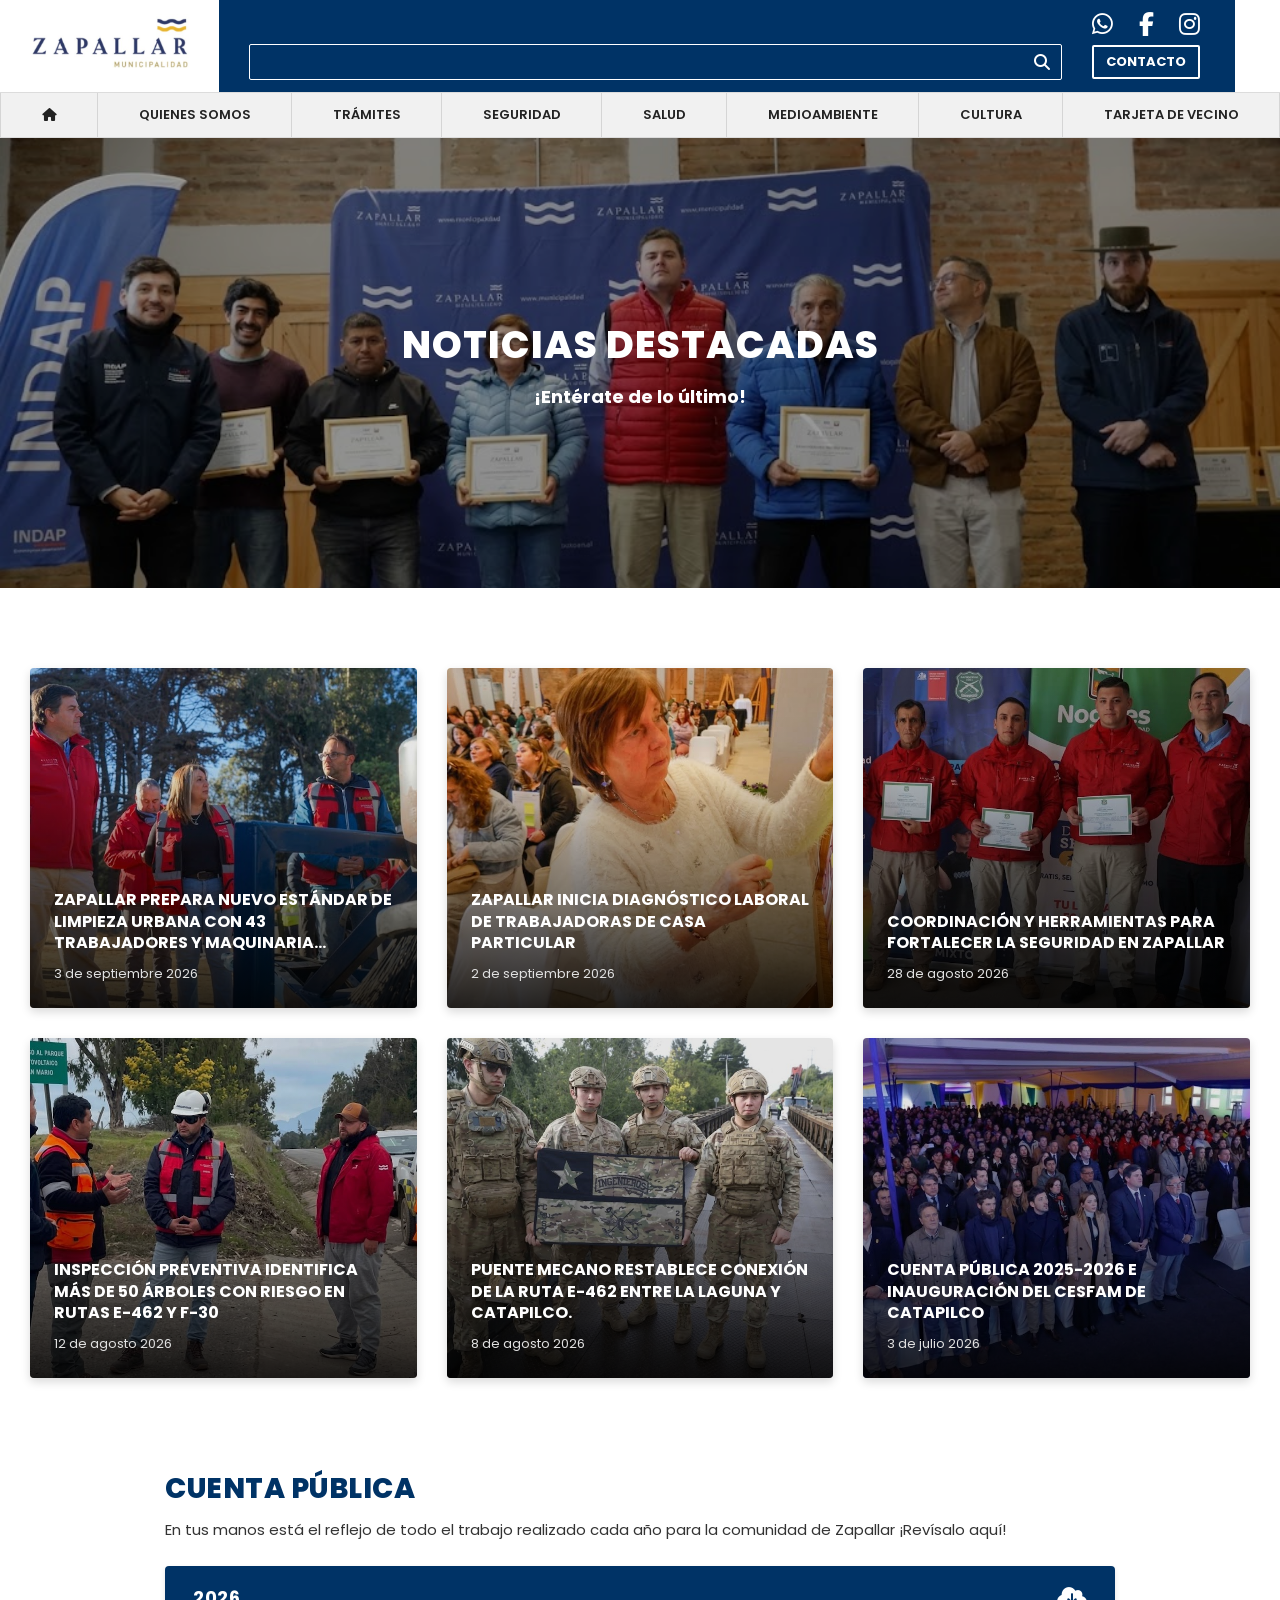
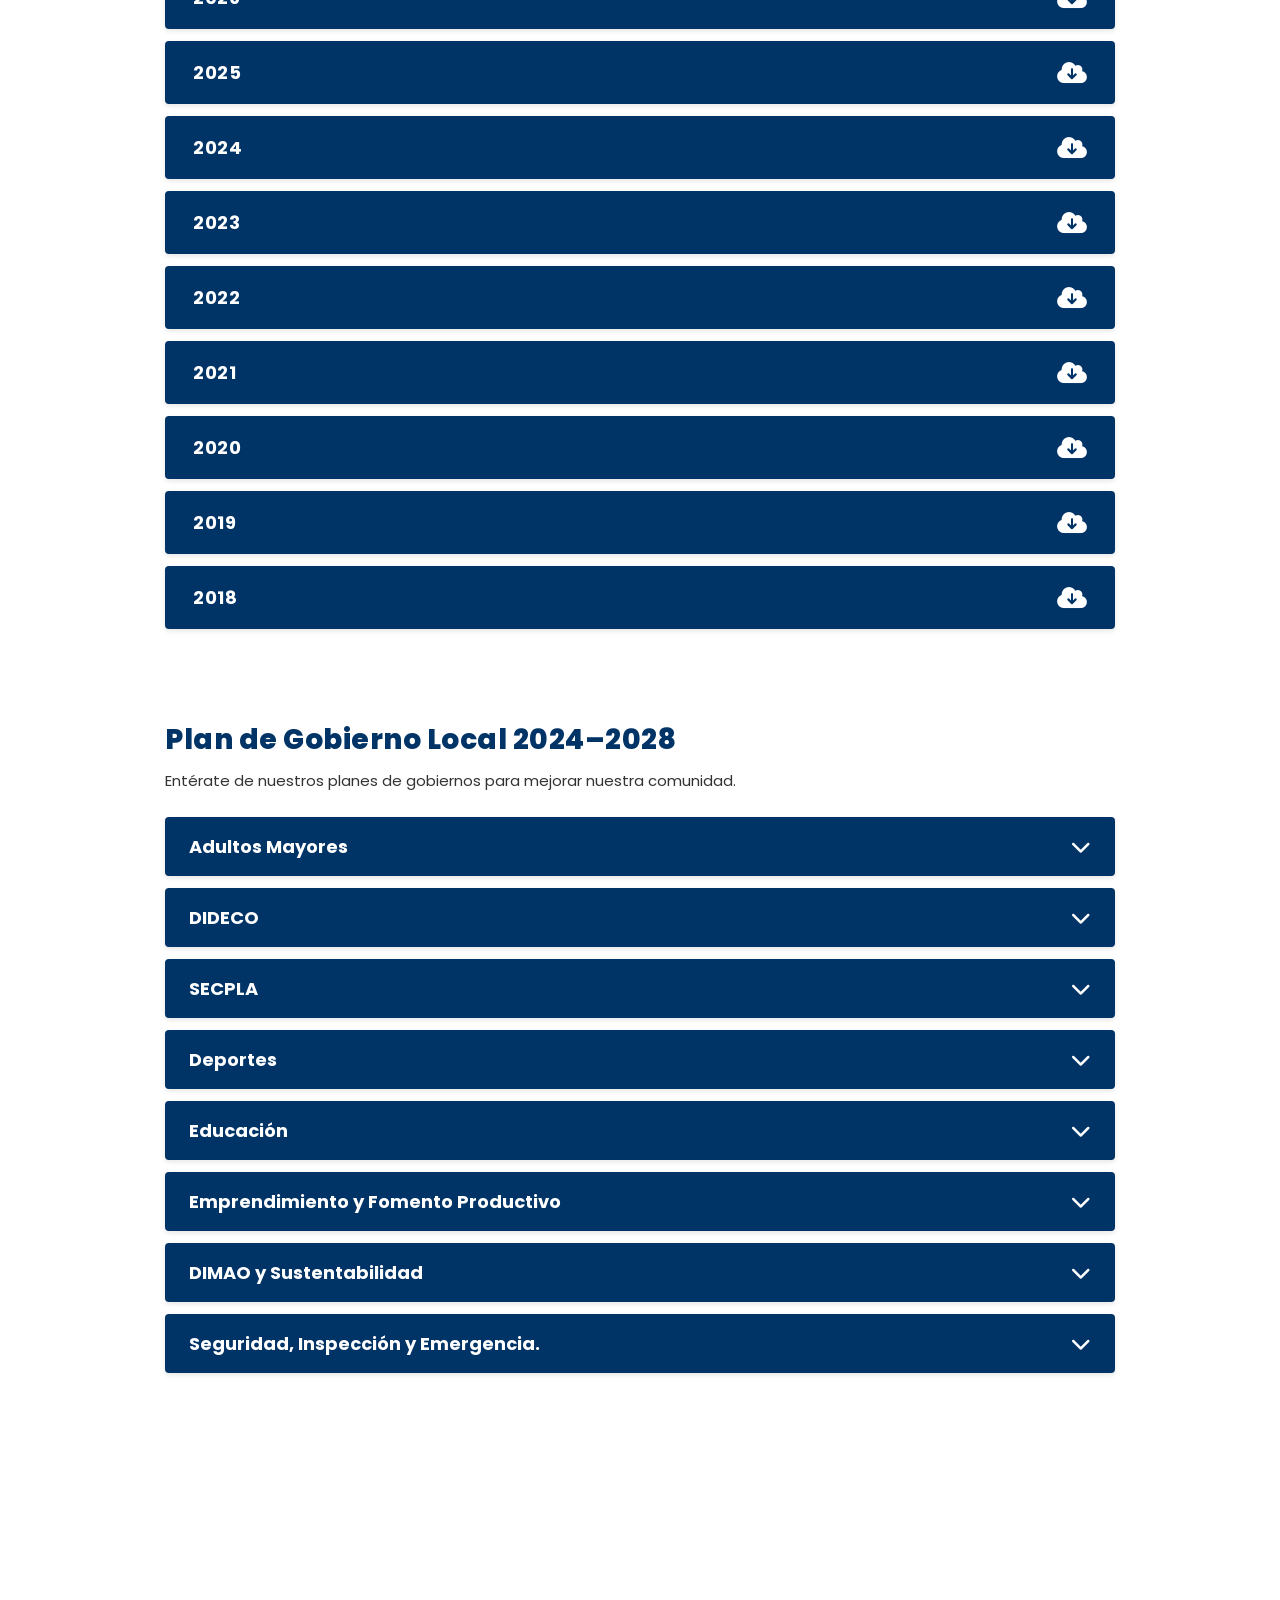
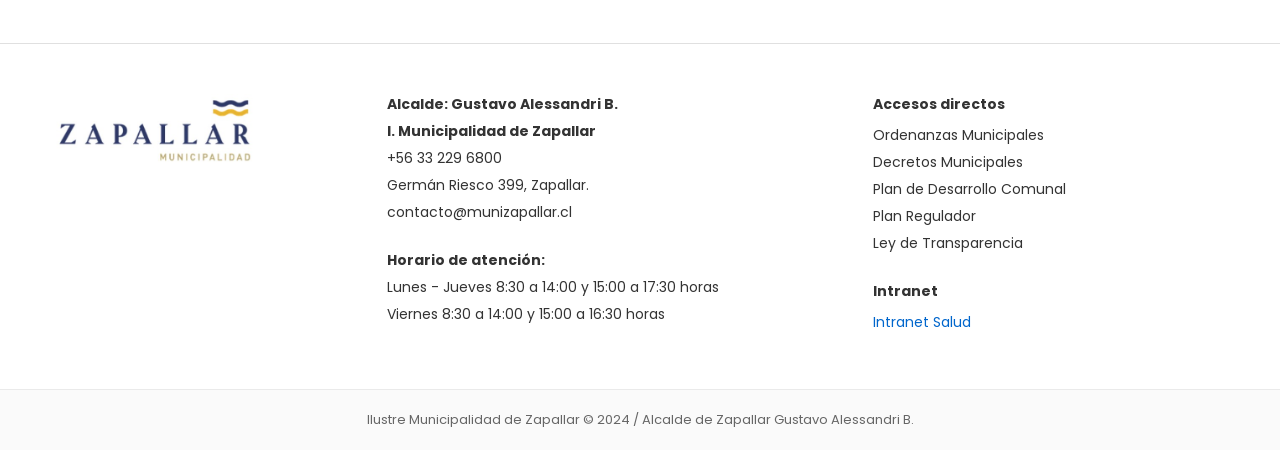
<file: index.html>
<!DOCTYPE html>
<html lang="es">
<head>
    <meta charset="UTF-8">
    <meta name="viewport" content="width=device-width, initial-scale=1.0">
    <title>Municipalidad de Zapallar - Inicio</title>
    <!-- Google Fonts: Poppins -->
    <link rel="preconnect" href="https://fonts.googleapis.com">
    <link rel="preconnect" href="https://fonts.gstatic.com" crossorigin>
    <link href="https://fonts.googleapis.com/css2?family=Poppins:wght@400;600;700;800&display=swap" rel="stylesheet">
    <!-- FontAwesome para los iconos -->
    <link rel="stylesheet" href="https://cdnjs.cloudflare.com/ajax/libs/font-awesome/6.4.0/css/all.min.css">
    <!-- Archivo de estilos CSS externo -->
    <link rel="stylesheet" href="styles.css">
</head>
<body>

    <!-- ==================== HEADER (REUTILIZABLE EN TODAS LAS PANTALLAS) ==================== -->
    <header>
        <div class="header-container">
            <!-- Bloque izquierdo con el logo -->
            <div class="header-logo">
                <img src="imagen_munizapallar/creditos_zapallar.jpg" alt="Ilustre Municipalidad de Zapallar">
            </div>
            
            <!-- Bloque azul central con redes sociales, buscador y contacto -->
            <div class="header-blue-section">
                <!-- Redes sociales -->
                <div class="social-icons">
                    <a href="#" aria-label="WhatsApp"><i class="fa-brands fa-whatsapp"></i></a>
                    <a href="https://www.facebook.com/municipalidadzapallar" target="_blank" aria-label="Facebook"><i class="fa-brands fa-facebook-f"></i></a>
                    <a href="#" aria-label="Instagram"><i class="fa-brands fa-instagram"></i></a>
                </div>

                <!-- Barra de búsqueda -->
                <div class="header-search">
                    <input type="text" id="searchInput" placeholder="">
                    <i class="fa-solid fa-magnifying-glass" id="searchBtn"></i>
                </div>

                <!-- Botón de contacto -->
                <a href="contacto.html" class="btn-contacto">CONTACTO</a>
            </div>
            
            <!-- Espacio en blanco derecho -->
            <div class="header-right-spacer"></div>
        </div>

        <nav class="header-nav">
    <ul>
        <li><a href="index.html" aria-label="Inicio"><i class="fa-solid fa-house"></i></a></li>
        <li class="dropdown">
            <a href="quienes_somos.html">QUIENES SOMOS</a>
            <ul class="dropdown-menu">
                <li><a href="dep_municipales.html">DEP. MUNICIPALES</a></li>
            </ul>
        </li>
        <li><a href="tramites.html">TRÁMITES</a></li>
        <li><a href="seguridad.html">SEGURIDAD</a></li>
        <li><a href="salud.html">SALUD</a></li>
                <li class="dropdown">
            <a href="#">MEDIOAMBIENTE</a>
            <ul class="dropdown-menu">
                <li><a href="reciclaje.html">RECICLAJE</a></li>
                <li><a href="#">SUSTENTABILIDAD</a></li>
                <li><a href="#">ÁREAS VERDES</a></li>
                <li><a href="#">MANTENCIÓN</a></li>
            </ul>
        </li>
        <li><a href="cultura.html">CULTURA</a></li>
        <li><a href="tarjeta.html">TARJETA DE VECINO</a></li>
    </ul>
</nav>


    <!-- ==================== BANNER ESTÁNDAR ==================== -->
    <section class="standard-banner" id="dynamicBanner">
        <div class="banner-content">
            <h1 id="bannerTitle">NOTICIAS DESTACADAS</h1>
            <p id="bannerSubtitle">¡Entérate de lo último!</p>
        </div>
    </section>

    <!-- ==================== CONTENIDO PRINCIPAL DE LA PÁGINA (INICIO) ==================== -->
    <main class="main-container">
        <!-- Cuadrícula de Noticias Destacadas -->
        <div class="news-grid">
            
         <!-- Tarjeta 1 -->
            <article class="news-card news-card-clickable" onclick="location.href='noticia1.html';" style="cursor: pointer;">
                <img src="imagen_munizapallar/im_noticia1limpieza.jpg" alt="Limpieza Urbana Zapallar" class="news-img">
                <div class="news-content">
                    <h2>ZAPALLAR PREPARA NUEVO ESTÁNDAR DE LIMPIEZA URBANA CON 43 TRABAJADORES Y MAQUINARIA...</h2>
                    <span class="news-date">3 de septiembre 2026</span>
                </div>
            </article>

            <!-- Tarjeta 2 -->
            <article class="news-card">
                <img src="imagen_munizapallar/im_noticia2diagnosticolab.jpg" alt="Diagnóstico Laboral" class="news-img">
                <div class="news-content">
                    <h2>ZAPALLAR INICIA DIAGNÓSTICO LABORAL DE TRABAJADORAS DE CASA PARTICULAR</h2>
                    <span class="news-date">2 de septiembre 2026</span>
                </div>
            </article>

            <!-- Tarjeta 3 -->
            <article class="news-card">
                <img src="imagen_munizapallar/im_noticia3seguridad.jpg" alt="Seguridad Zapallar" class="news-img">
                <div class="news-content">
                    <h2>COORDINACIÓN Y HERRAMIENTAS PARA FORTALECER LA SEGURIDAD EN ZAPALLAR</h2>
                    <span class="news-date">28 de agosto 2026</span>
                </div>
            </article>

            <!-- Tarjeta 4 -->
            <article class="news-card">
                <img src="imagen_munizapallar/im_noticia4inspeccion.jpg" alt="Inspección Preventiva Árboles" class="news-img">
                <div class="news-content">
                    <h2>INSPECCIÓN PREVENTIVA IDENTIFICA MÁS DE 50 ÁRBOLES CON RIESGO EN RUTAS E-462 Y F-30</h2>
                    <span class="news-date">12 de agosto 2026</span>
                </div>
            </article>

            <!-- Tarjeta 5 -->
            <article class="news-card">
                <img src="imagen_munizapallar/im_noticia5puente.jpg" alt="Puente Mecano Ruta E-462" class="news-img">
                <div class="news-content">
                    <h2>PUENTE MECANO RESTABLECE CONEXIÓN DE LA RUTA E-462 ENTRE LA LAGUNA Y CATAPILCO.</h2>
                    <span class="news-date">8 de agosto 2026</span>
                </div>
            </article>

            <!-- Tarjeta 6 -->
            <article class="news-card">
                <img src="imagen_munizapallar/im_noticia6cesfam.jpg" alt="Inauguración CESFAM Catapilco" class="news-img">
                <div class="news-content">
                    <h2>CUENTA PÚBLICA 2025-2026 E INAUGURACIÓN DEL CESFAM DE CATAPILCO</h2>
                    <span class="news-date">3 de julio 2026</span>
                </div>
            </article>

        </div>

        <!-- ==================== SECCIÓN CUENTA PÚBLICA (PDFs) ==================== -->
        <section class="cuenta-publica-section">
            <div class="cuenta-publica-header">
                <h2>CUENTA PÚBLICA</h2>
                <p>En tus manos está el reflejo de todo el trabajo realizado cada año para la comunidad de Zapallar ¡Revísalo aquí!</p>
            </div>

            <div class="cuenta-publica-list">
                <!-- 2026 -->
                <a href="documentos/CUENTA_PUBLICA_2026.pdf" target="_blank" class="pdf-item active-pdf">
                    <span class="pdf-year">2026</span>
                    <i class="fa-solid fa-cloud-arrow-down pdf-icon"></i>
                </a>
                <!-- 2025 -->
                <a href="#" target="_blank" class="pdf-item">
                    <span class="pdf-year">2025</span>
                    <i class="fa-solid fa-cloud-arrow-down pdf-icon"></i>
                </a>
                <!-- 2024 -->
                <a href="#" target="_blank" class="pdf-item">
                    <span class="pdf-year">2024</span>
                    <i class="fa-solid fa-cloud-arrow-down pdf-icon"></i>
                </a>
                <!-- 2023 -->
                <a href="#" target="_blank" class="pdf-item">
                    <span class="pdf-year">2023</span>
                    <i class="fa-solid fa-cloud-arrow-down pdf-icon"></i>
                </a>
                <!-- 2022 -->
                <a href="#" target="_blank" class="pdf-item">
                    <span class="pdf-year">2022</span>
                    <i class="fa-solid fa-cloud-arrow-down pdf-icon"></i>
                </a>
                <!-- 2021 -->
                <a href="#" target="_blank" class="pdf-item">
                    <span class="pdf-year">2021</span>
                    <i class="fa-solid fa-cloud-arrow-down pdf-icon"></i>
                </a>
                <!-- 2020 -->
                <a href="#" target="_blank" class="pdf-item">
                    <span class="pdf-year">2020</span>
                    <i class="fa-solid fa-cloud-arrow-down pdf-icon"></i>
                </a>
                <!-- 2019 -->
                <a href="#" target="_blank" class="pdf-item">
                    <span class="pdf-year">2019</span>
                    <i class="fa-solid fa-cloud-arrow-down pdf-icon"></i>
                </a>
                <!-- 2018 -->
                <a href="#" target="_blank" class="pdf-item">
                    <span class="pdf-year">2018</span>
                    <i class="fa-solid fa-cloud-arrow-down pdf-icon"></i>
                </a>
            </div>
        </section>

        <!-- ==================== SECCIÓN PLAN DE GOBIERNO LOCAL 2024-2028 ==================== -->
        <section class="plan-gobierno-section">
            <div class="plan-gobierno-header">
                <h2>Plan de Gobierno Local 2024–2028</h2>
                <p>Entérate de nuestros planes de gobiernos para mejorar nuestra comunidad.</p>
            </div>

            <div class="plan-gobierno-list">
                <!-- Desplegable 1: Adultos Mayores -->
                <details class="accordion-item">
                    <summary class="accordion-header">
                        <span>Adultos Mayores</span>
                        <i class="fa-solid fa-chevron-down accordion-icon"></i>
                    </summary>
                    <div class="accordion-body">
                        <ul>
                            <li><a href="recorriendosueños.html">Recorriendo Sueños</a></li>
                            <li><a href="#">Malones Bailables</a></li>
                            <li><a href="#">Convenio FALP</a></li>
                            <li><a href="#">Áreas recreativas</a></li>
                            <li><a href="#">Zapallar Te Abriga</a></li>
                            <li><a href="#">Programas Municipales para personas mayores</a></li>
                        </ul>
                    </div>
                </details>

                <!-- Desplegable 2: DIDECO -->
                <details class="accordion-item">
                    <summary class="accordion-header">
                        <span>DIDECO</span>
                        <i class="fa-solid fa-chevron-down accordion-icon"></i>
                    </summary>
                    <div class="accordion-body">
                        <ul>
                            <li><a href="#">Programas de Ayudas Sociales</a></li>
                            <li><a href="#">Ruta Social Conectada</a></li>
                            <li><a href="#">Capacitaciones permanentes a las Organizaciones Comunitarias</a></li>
                        </ul>
                    </div>
                </details>

                <!-- Desplegable 3: SECPLA -->
                <details class="accordion-item">
                    <summary class="accordion-header">
                        <span>SECPLA</span>
                        <i class="fa-solid fa-chevron-down accordion-icon"></i>
                    </summary>
                    <div class="accordion-body">
                        <ul>
                            <li><a href="#">Mejoras Viales que Transforman Zapallar</a></li>
                            <li><a href="#">Nuevo CESFAM de Catapilco Alcanza 99% de Avance y Autoridades Inspeccionan Obras en Etapa Final</a></li>
                            <li><a href="#">Alcalde Alessandri Anuncia Nuevo CESFAM Para Zapallar y Completa Remodelación DEL Liceo Bicentenario</a></li>
                        </ul>
                    </div>
                </details>

                <!-- Desplegable 4: Deportes -->
                <details class="accordion-item">
                    <summary class="accordion-header">
                        <span>Deportes</span>
                        <i class="fa-solid fa-chevron-down accordion-icon"></i>
                    </summary>
                    <div class="accordion-body">
                        <ul>
                            <li><a href="#">Primer Torneo WKF COPA ZAPALLAR 2025</a></li>
                            <li><a href="#">Conservatorio y Clínica de Fútbol Con Humberto Chupete Suazo</a></li>
                            <li><a href="#">Semanas por Localidad</a></li>
                            <li><a href="#">Team Zapallar 2025: 30 deportistas reciben becas municipales y apoyo técnico especializado</a></li>
                            <li><a href="#">Con Las Leyendas del Fútbol Chileno se Realizó Lanzamiento Exterior del Complejo Deportivo Cachagua</a></li>
                        </ul>
                    </div>
                </details>

                <!-- Desplegable 5: Educación -->
                <details class="accordion-item">
                    <summary class="accordion-header">
                        <span>Educación</span>
                        <i class="fa-solid fa-chevron-down accordion-icon"></i>
                    </summary>
                    <div class="accordion-body">
                        <ul>
                            <li><a href="#">Nueva Infraestructura Liceo Bicentenario Zapallar</a></li>
                            <li><a href="#">Programa rescatando experiencia y conocimiento</a></li>
                            <li><a href="#">Transformación Digital</a></li>
                        </ul>
                    </div>
                </details>

                <!-- Desplegable 6: Emprendimiento y Fomento Productivo -->
                <details class="accordion-item">
                    <summary class="accordion-header">
                        <span>Emprendimiento y Fomento Productivo</span>
                        <i class="fa-solid fa-chevron-down accordion-icon"></i>
                    </summary>
                    <div class="accordion-body">
                        <ul>
                            <li><a href="#">Fondo de Apoyo a Emprendedores</a></li>
                            <li><a href="#">Red de Guía y Apoyo Empresarial</a></li>
                            <li><a href="#">Mercado Local y Feria de Emprendedores</a></li>
                        </ul>
                    </div>
                </details>

                <!-- Desplegable 7: DIMAO y Sustentabilidad -->
                <details class="accordion-item">
                    <summary class="accordion-header">
                        <span>DIMAO y Sustentabilidad</span>
                        <i class="fa-solid fa-chevron-down accordion-icon"></i>
                    </summary>
                    <div class="accordion-body">
                        <ul>
                            <li><a href="#">Programa de Retiro de Voluminosos</a></li>
                            <li><a href="#">Programa Municipal de Retiro de Despunte Vegetal</a></li>
                            <li><a href="#">Visitas Guiadas al Cerro de la Cruz y al Humedal Urbano La Laguna & Estero Catapilco</a></li>
                        </ul>
                    </div>
                </details>

                <!-- Desplegable 8: Seguridad, Inspección y Emergencia -->
                <details class="accordion-item">
                    <summary class="accordion-header">
                        <span>Seguridad, Inspección y Emergencia.</span>
                        <i class="fa-solid fa-chevron-down accordion-icon"></i>
                    </summary>
                    <div class="accordion-body">
                        <ul>
                            <li><a href="#">Convenios Intermunicipales</a></li>
                            <li><a href="#">Programa Rondas de Impacto</a></li>
                        </ul>
                    </div>
                </details>
            </div>
        </section>

    </main>

    <!-- ==================== FOOTER (PIE DE PÁGINA REUTILIZABLE) ==================== -->
    <footer class="site-footer">
        <div class="footer-container">
            <!-- Columna 1: Logo -->
            <div class="footer-logo-col">
                <img src="imagen_munizapallar/creditos_zapallar.jpg" alt="Municipalidad de Zapallar">
            </div>

            <!-- Columna 2: Contacto e Información -->
            <div class="footer-col footer-info-col">
                <p><strong>Alcalde: Gustavo Alessandri B.</strong></p>
                <p><strong>I. Municipalidad de Zapallar</strong></p>
                <p>+56 33 229 6800</p>
                <p>Germán Riesco 399, Zapallar.</p>
                <p>contacto@munizapallar.cl</p>
                <br>
                <p><strong>Horario de atención:</strong></p>
                <p>Lunes - Jueves 8:30 a 14:00 y 15:00 a 17:30 horas</p>
                <p>Viernes 8:30 a 14:00 y 15:00 a 16:30 horas</p>
            </div>

            <!-- Columna 3: Accesos Directos e Intranet -->
            <div class="footer-col footer-links-col">
                <p><strong>Accesos directos</strong></p>
                <ul>
                    <li><a href="#">Ordenanzas Municipales</a></li>
                    <li><a href="#">Decretos Municipales</a></li>
                    <li><a href="#">Plan de Desarrollo Comunal</a></li>
                    <li><a href="#">Plan Regulador</a></li>
                    <li><a href="#">Ley de Transparencia</a></li>
                </ul>
                <br>
                <p><strong>Intranet</strong></p>
                <ul>
                    <li><a href="#" class="intranet-link">Intranet Salud</a></li>
                </ul>
            </div>
        </div>

        <!-- Franja inferior de derechos -->
        <div class="footer-bottom">
            <p>Ilustre Municipalidad de Zapallar © 2024 / Alcalde de Zapallar Gustavo Alessandri B.</p>
        </div>
    </footer>

    <!-- Archivo de JavaScript externo -->
    <script src="script.js"></script>
</body>
</html>
</file>
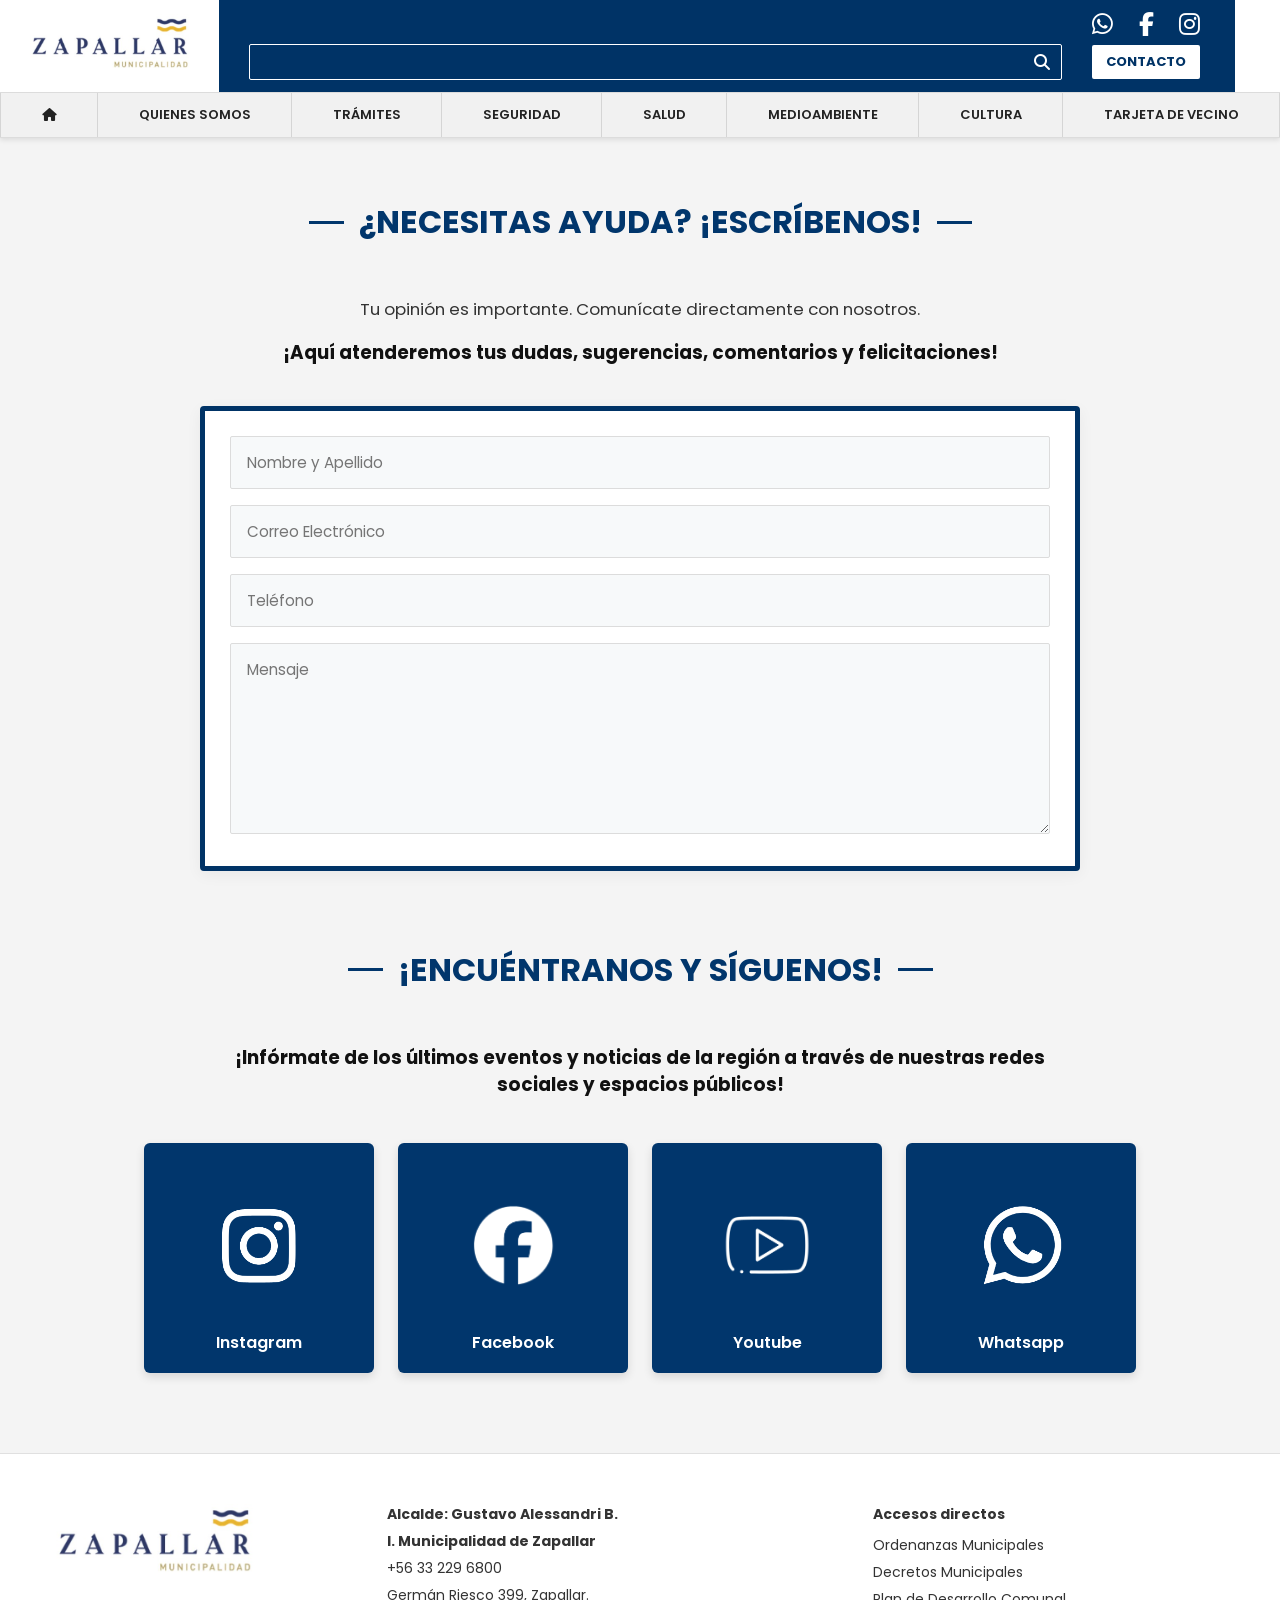
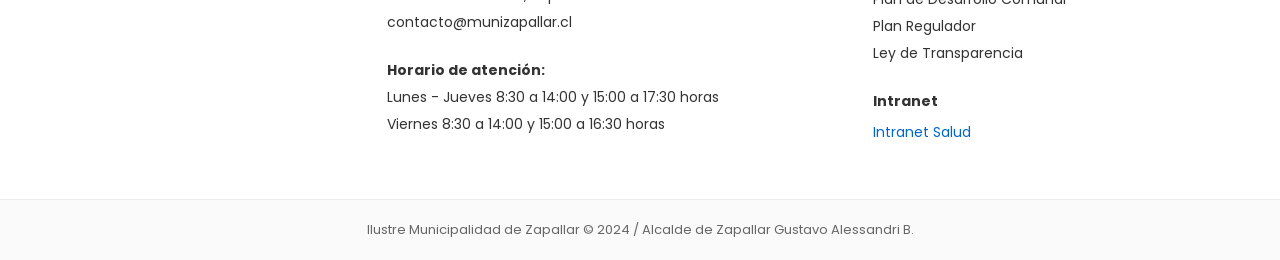
<file: contacto.html>
<!DOCTYPE html>
<html lang="es">
<head>
    <meta charset="UTF-8">
    <meta name="viewport" content="width=device-width, initial-scale=1.0">
    <title>Municipalidad de Zapallar - Contacto</title>
    <!-- Google Fonts: Poppins -->
    <link rel="preconnect" href="https://fonts.googleapis.com">
    <link rel="preconnect" href="https://fonts.gstatic.com" crossorigin>
    <link href="https://fonts.googleapis.com/css2?family=Poppins:wght@400;600;700;800&display=swap" rel="stylesheet">
    <!-- FontAwesome para iconos generales del header y redes sociales -->
    <link rel="stylesheet" href="https://cdnjs.cloudflare.com/ajax/libs/font-awesome/6.4.0/css/all.min.css">
    <!-- Archivo de estilos CSS externo -->
    <link rel="stylesheet" href="styles.css">
</head>
<body>

    <!-- ==================== HEADER ==================== -->
    <header>
        <div class="header-container">
            <div class="header-logo">
                <img src="imagen_munizapallar/creditos_zapallar.jpg" alt="Ilustre Municipalidad de Zapallar">
            </div>
            
            <div class="header-blue-section">
                <div class="social-icons">
                    <a href="#" aria-label="WhatsApp"><i class="fa-brands fa-whatsapp"></i></a>
                    <a href="https://www.facebook.com/municipalidadzapallar" target="_blank" aria-label="Facebook"><i class="fa-brands fa-facebook-f"></i></a>
                    <a href="#" aria-label="Instagram"><i class="fa-brands fa-instagram"></i></a>
                </div>

                <div class="header-search">
                    <input type="text" id="searchInput" placeholder="">
                    <i class="fa-solid fa-magnifying-glass" id="searchBtn"></i>
                </div>

                <a href="contacto.html" class="btn-contacto" style="background-color: #ffffff; color: #003366;">CONTACTO</a>
            </div>
            
            <div class="header-right-spacer"></div>
        </div>

        <nav class="header-nav">
            <ul>
                <li><a href="index.html" aria-label="Inicio"><i class="fa-solid fa-house"></i></a></li>
                <li class="dropdown">
                    <a href="quienes_somos.html">QUIENES SOMOS</a>
                    <ul class="dropdown-menu">
                        <li><a href="dep_municipales.html">DEP. MUNICIPALES</a></li>
                    </ul>
                </li>
                <li><a href="tramites.html">TRÁMITES</a></li>
                <li><a href="seguridad.html">SEGURIDAD</a></li>
                <li><a href="salud.html">SALUD</a></li>
                <li class="dropdown">
                    <a href="#">MEDIOAMBIENTE</a>
                    <ul class="dropdown-menu">
                        <li><a href="reciclaje.html">RECICLAJE</a></li>
                        <li><a href="#">SUSTENTABILIDAD</a></li>
                        <li><a href="#">ÁREAS VERDES</a></li>
                        <li><a href="#">MANTENCIÓN</a></li>
                    </ul>
                </li>
                <li><a href="cultura.html">CULTURA</a></li>
                <li><a href="tarjeta.html">TARJETA DE VECINO</a></li>
            </ul>
        </nav>
    </header>

    <!-- ==================== CONTENIDO PRINCIPAL: CONTACTO ==================== -->
    <main class="main-container" style="margin-top: 60px; margin-bottom: 80px;">

        <!-- ==================== SECCIÓN 1: ¿NECESITAS AYUDA? ¡ESCRÍBENOS! ==================== -->
        <section class="salud-seccion" style="margin-bottom: 75px;">
            <div class="section-title-container">
                <span class="dash"></span>
                <h2>¿Necesitas Ayuda? ¡Escríbenos!</h2>
                <span class="dash"></span>
            </div>

            <p class="salud-intro-text">
                Tu opinión es importante. Comunícate directamente con nosotros.
            </p>

            <p class="salud-bajada-text">
                ¡Aquí atenderemos tus dudas, sugerencias, comentarios y felicitaciones!
            </p>

            <!-- Contenedor del Formulario con marco azul institucional grueso -->
            <div style="max-width: 880px; margin: 0 auto; border: 5px solid #003366; border-radius: 4px; padding: 25px; background-color: #ffffff; box-shadow: 0 4px 15px rgba(0, 0, 0, 0.05);">
                <form onsubmit="event.preventDefault();" style="display: flex; flex-direction: column; gap: 16px;">
                    <!-- Campo Nombre y Apellido -->
                    <div>
                        <input type="text" placeholder="Nombre y Apellido" style="width: 100%; padding: 14px 16px; border: 1px solid #dcdcdc; border-radius: 2px; font-family: 'Poppins', sans-serif; font-size: 0.95rem; color: #333333; background-color: #f7f9fa; outline: none; transition: border-color 0.3s;" onfocus="this.style.borderColor='#003366'; this.style.backgroundColor='#ffffff';" onblur="this.style.borderColor='#dcdcdc'; this.style.backgroundColor='#f7f9fa';">
                    </div>

                    <!-- Campo Correo Electrónico -->
                    <div>
                        <input type="email" placeholder="Correo Electrónico" style="width: 100%; padding: 14px 16px; border: 1px solid #dcdcdc; border-radius: 2px; font-family: 'Poppins', sans-serif; font-size: 0.95rem; color: #333333; background-color: #f7f9fa; outline: none; transition: border-color 0.3s;" onfocus="this.style.borderColor='#003366'; this.style.backgroundColor='#ffffff';" onblur="this.style.borderColor='#dcdcdc'; this.style.backgroundColor='#f7f9fa';">
                    </div>

                    <!-- Campo Teléfono -->
                    <div>
                        <input type="tel" placeholder="Teléfono" style="width: 100%; padding: 14px 16px; border: 1px solid #dcdcdc; border-radius: 2px; font-family: 'Poppins', sans-serif; font-size: 0.95rem; color: #333333; background-color: #f7f9fa; outline: none; transition: border-color 0.3s;" onfocus="this.style.borderColor='#003366'; this.style.backgroundColor='#ffffff';" onblur="this.style.borderColor='#dcdcdc'; this.style.backgroundColor='#f7f9fa';">
                    </div>

                    <!-- Campo Mensaje -->
                    <div>
                        <textarea placeholder="Mensaje" rows="7" style="width: 100%; padding: 14px 16px; border: 1px solid #dcdcdc; border-radius: 2px; font-family: 'Poppins', sans-serif; font-size: 0.95rem; color: #333333; background-color: #f7f9fa; outline: none; resize: vertical; min-height: 160px; transition: border-color 0.3s;" onfocus="this.style.borderColor='#003366'; this.style.backgroundColor='#ffffff';" onblur="this.style.borderColor='#dcdcdc'; this.style.backgroundColor='#f7f9fa';"></textarea>
                    </div>
                </form>
            </div>
        </section>

        <!-- ==================== SECCIÓN 2: ¡ENCUÉNTRANOS Y SÍGUENOS! ==================== -->
        <section class="salud-seccion" style="margin-bottom: 20px;">
            <div class="section-title-container">
                <span class="dash"></span>
                <h2>¡Encuéntranos y síguenos!</h2>
                <span class="dash"></span>
            </div>

            <p class="salud-bajada-text" style="max-width: 820px; margin: 0 auto 45px auto;">
                ¡Infórmate de los últimos eventos y noticias de la región a través de nuestras redes sociales y espacios públicos!
            </p>

            <!-- Grilla de Tarjetas: 4 Redes Sociales -->
            <div class="salud-grid">
                <!-- Tarjeta 1: Instagram -->
                <a href="https://www.instagram.com/munizapallar" target="_blank" class="salud-card">
                    <div class="salud-card-icon">
                        <!-- Espacio reservado para imagen/ícono placeholder -->
                        <img src="imagen_munizapallar/contacto1.png" alt="Instagram">
                    </div>
                    <span class="salud-card-title">Instagram</span>
                </a>

                <!-- Tarjeta 2: Facebook -->
                <a href="https://www.facebook.com/municipalidadzapallar" target="_blank" class="salud-card">
                    <div class="salud-card-icon">
                        <!-- Espacio reservado para imagen/ícono placeholder -->
                        <img src="imagen_munizapallar/contacto2.png" alt="Facebook">
                    </div>
                    <span class="salud-card-title">Facebook</span>
                </a>

                <!-- Tarjeta 3: Youtube -->
                <a href="https://www.youtube.com/@MunicipalidaddeZapallar" target="_blank" class="salud-card">
                    <div class="salud-card-icon">
                        <!-- Espacio reservado para imagen/ícono placeholder -->
                        <img src="imagen_munizapallar/contacto3.png" alt="Youtube">
                    </div>
                    <span class="salud-card-title">Youtube</span>
                </a>

                <!-- Tarjeta 4: Whatsapp -->
                <a href="https://wa.me/56947428315" target="_blank" class="salud-card">
                    <div class="salud-card-icon">
                        <!-- Espacio reservado para imagen/ícono placeholder -->
                        <img src="imagen_munizapallar/contacto4.png" alt="Whatsapp">
                    </div>
                    <span class="salud-card-title">Whatsapp</span>
                </a>
            </div>
        </section>

    </main>

    <!-- ==================== FOOTER ==================== -->
    <footer class="site-footer">
        <div class="footer-container">
            <div class="footer-logo-col">
                <img src="imagen_munizapallar/creditos_zapallar.jpg" alt="Municipalidad de Zapallar">
            </div>

            <div class="footer-col footer-info-col">
                <p><strong>Alcalde: Gustavo Alessandri B.</strong></p>
                <p><strong>I. Municipalidad de Zapallar</strong></p>
                <p>+56 33 229 6800</p>
                <p>Germán Riesco 399, Zapallar.</p>
                <p>contacto@munizapallar.cl</p>
                <br>
                <p><strong>Horario de atención:</strong></p>
                <p>Lunes - Jueves 8:30 a 14:00 y 15:00 a 17:30 horas</p>
                <p>Viernes 8:30 a 14:00 y 15:00 a 16:30 horas</p>
            </div>

            <div class="footer-col footer-links-col">
                <p><strong>Accesos directos</strong></p>
                <ul>
                    <li><a href="#">Ordenanzas Municipales</a></li>
                    <li><a href="#">Decretos Municipales</a></li>
                    <li><a href="#">Plan de Desarrollo Comunal</a></li>
                    <li><a href="#">Plan Regulador</a></li>
                    <li><a href="#">Ley de Transparencia</a></li>
                </ul>
                <br>
                <p><strong>Intranet</strong></p>
                <ul>
                    <li><a href="#" class="intranet-link">Intranet Salud</a></li>
                </ul>
            </div>
        </div>

        <div class="footer-bottom">
            <p>Ilustre Municipalidad de Zapallar © 2024 / Alcalde de Zapallar Gustavo Alessandri B.</p>
        </div>
    </footer>

    <script src="script.js"></script>
</body>
</html>
</file>
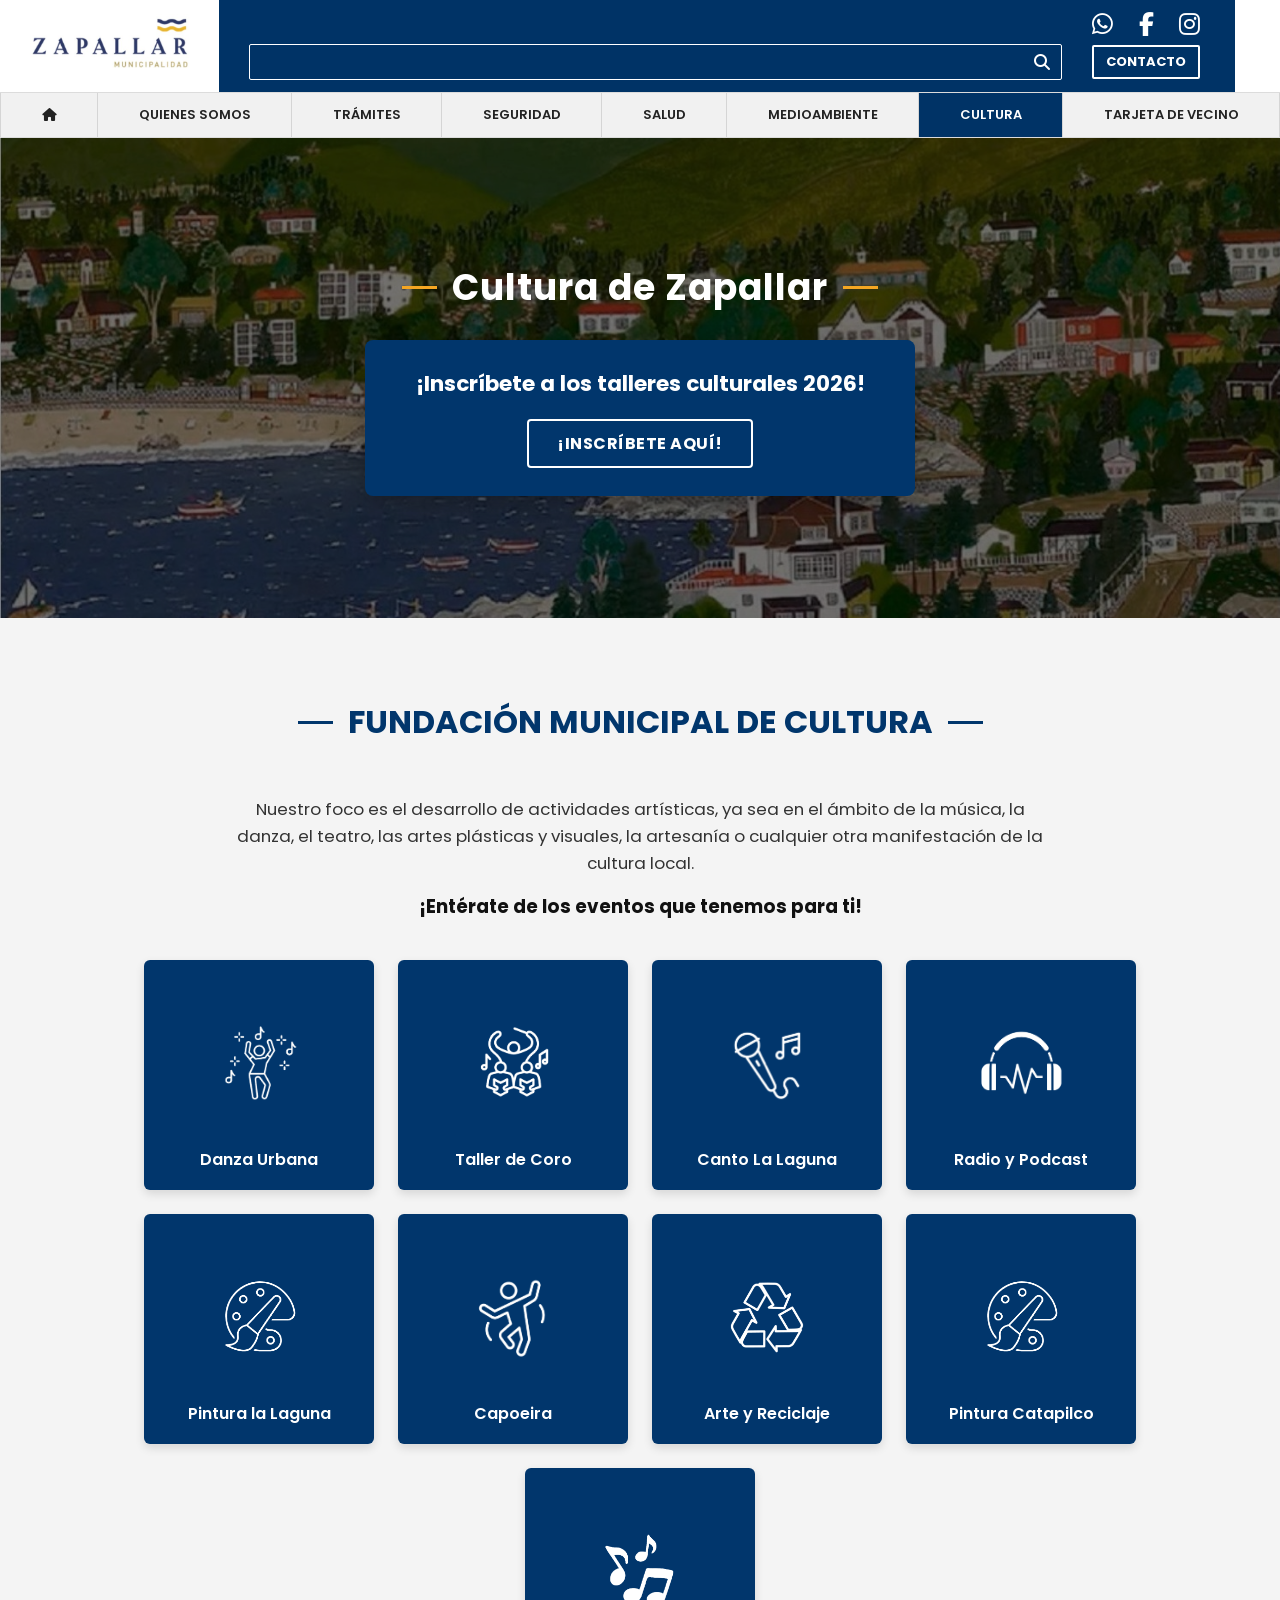
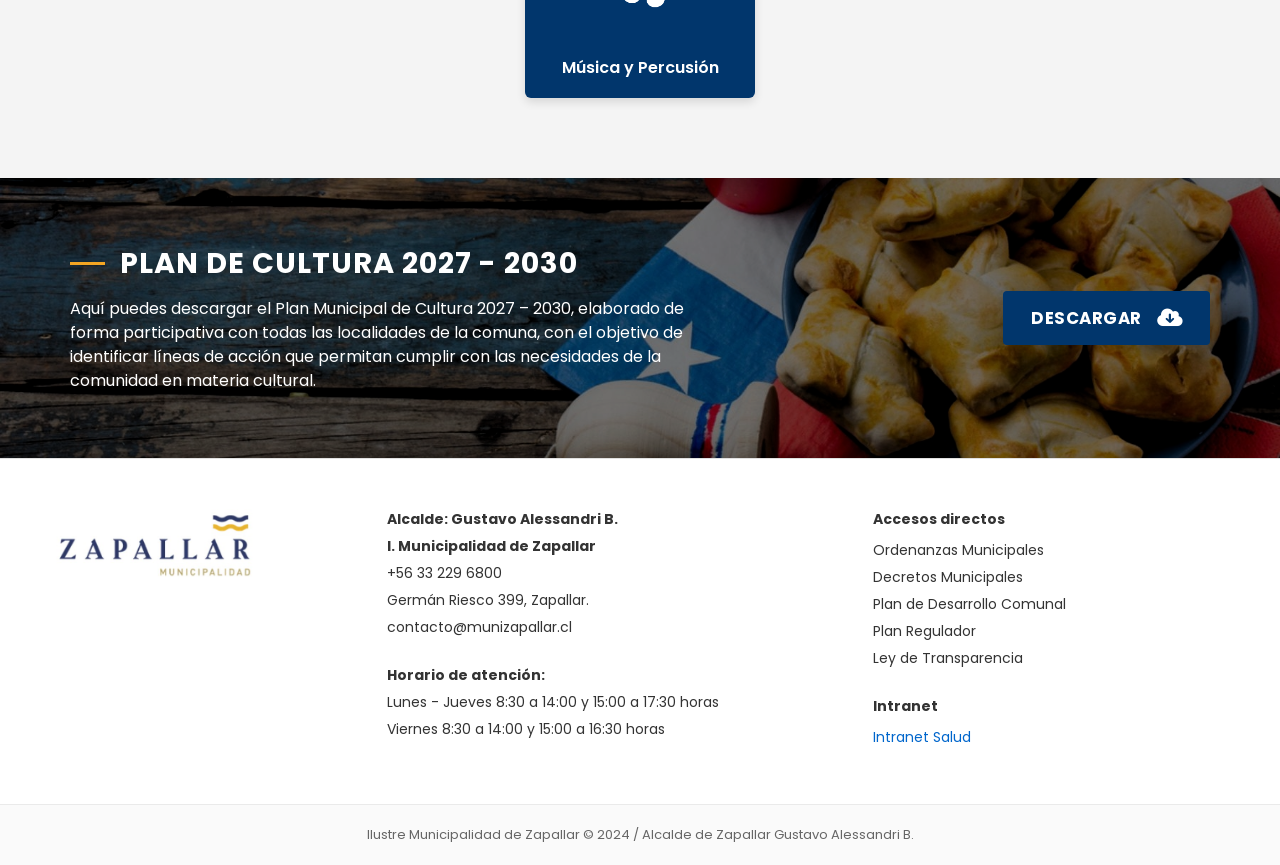
<file: cultura.html>
<!DOCTYPE html>
<html lang="es">
<head>
    <meta charset="UTF-8">
    <meta name="viewport" content="width=device-width, initial-scale=1.0">
    <title>Municipalidad de Zapallar - Cultura</title>
    <!-- Google Fonts: Poppins -->
    <link rel="preconnect" href="https://fonts.googleapis.com">
    <link rel="preconnect" href="https://fonts.gstatic.com" crossorigin>
    <link href="https://fonts.googleapis.com/css2?family=Poppins:wght@400;600;700;800&display=swap" rel="stylesheet">
    <!-- FontAwesome para iconos generales del header y descargas -->
    <link rel="stylesheet" href="https://cdnjs.cloudflare.com/ajax/libs/font-awesome/6.4.0/css/all.min.css">
    <!-- Archivo de estilos CSS externo -->
    <link rel="stylesheet" href="styles.css">
</head>
<body>

    <!-- ==================== HEADER ==================== -->
    <header>
        <div class="header-container">
            <div class="header-logo">
                <img src="imagen_munizapallar/creditos_zapallar.jpg" alt="Ilustre Municipalidad de Zapallar">
            </div>
            
            <div class="header-blue-section">
                <div class="social-icons">
                    <a href="#" aria-label="WhatsApp"><i class="fa-brands fa-whatsapp"></i></a>
                    <a href="https://www.facebook.com/municipalidadzapallar" target="_blank" aria-label="Facebook"><i class="fa-brands fa-facebook-f"></i></a>
                    <a href="#" aria-label="Instagram"><i class="fa-brands fa-instagram"></i></a>
                </div>

                <div class="header-search">
                    <input type="text" id="searchInput" placeholder="">
                    <i class="fa-solid fa-magnifying-glass" id="searchBtn"></i>
                </div>

                <a href="contacto.html" class="btn-contacto">CONTACTO</a>
            </div>
            
            <div class="header-right-spacer"></div>
        </div>

        <nav class="header-nav">
            <ul>
                <li><a href="index.html" aria-label="Inicio"><i class="fa-solid fa-house"></i></a></li>
                <li class="dropdown">
                    <a href="quienes_somos.html">QUIENES SOMOS</a>
                    <ul class="dropdown-menu">
                        <li><a href="dep_municipales.html">DEP. MUNICIPALES</a></li>
                    </ul>
                </li>
                <li><a href="tramites.html">TRÁMITES</a></li>
                <li><a href="seguridad.html">SEGURIDAD</a></li>
                <li><a href="salud.html">SALUD</a></li>
                <li class="dropdown">
                    <a href="#">MEDIOAMBIENTE</a>
                    <ul class="dropdown-menu">
                        <li><a href="reciclaje.html">RECICLAJE</a></li>
                        <li><a href="#">SUSTENTABILIDAD</a></li>
                        <li><a href="#">ÁREAS VERDES</a></li>
                        <li><a href="#">MANTENCIÓN</a></li>
                    </ul>
                </li>
                <li><a href="cultura.html" class="active">CULTURA</a></li>
                <li><a href="tarjeta.html">TARJETA DE VECINO</a></li>
            </ul>
        </nav>
    </header>

    <!-- ==================== 1. HERO PORTADA (CULTURA DE ZAPALLAR) ==================== -->
    <section class="tarjeta-hero">
        <!-- Espacio reservado para la imagen de portada de Cultura -->
        <img src="imagen_munizapallar/cultura1.jpg" alt="Cultura Ilustre Municipalidad de Zapallar" class="tarjeta-hero-img">
        
        <div class="tarjeta-hero-overlay">
            <!-- Título Hero con guiones decorativos -->
            <div class="tarjeta-hero-title">
                <span class="dash" style="background-color: #f5a623;"></span>
                <h1>Cultura de Zapallar</h1>
                <span class="dash" style="background-color: #f5a623;"></span>
            </div>

            <!-- Caja Azul de llamado a la acción (Talleres Culturales) -->
            <div class="tarjeta-hero-box" style="max-width: 550px;">
                <p style="font-size: 1.35rem; font-weight: 700;">¡Inscríbete a los talleres culturales 2026!</p>
                <a href="https://docs.google.com/forms/d/e/1FAIpQLSe0HKrpYt_HEGk-cxmp_NiYKCk_j2dICq5kXbgx2aRhls6JBw/viewform" class="btn-tarjeta-cta">¡INSCRÍBETE AQUÍ!</a>
            </div>
        </div>
    </section>

    <!-- ==================== CONTENIDO PRINCIPAL ==================== -->
    <main class="main-container">

        <!-- ==================== 2. SECCIÓN: FUNDACIÓN MUNICIPAL DE CULTURA ==================== -->
        <section class="salud-seccion">
            <div class="section-title-container">
                <span class="dash"></span>
                <h2>FUNDACIÓN MUNICIPAL DE CULTURA</h2>
                <span class="dash"></span>
            </div>

            <p class="salud-intro-text">
                Nuestro foco es el desarrollo de actividades artísticas, ya sea en el ámbito de la música, la danza, el teatro, las artes plásticas y visuales, la artesanía o cualquier otra manifestación de la cultura local.
            </p>

            <p class="salud-bajada-text">
                ¡Entérate de los eventos que tenemos para ti!
            </p>

            <!-- Grilla de Tarjetas: 9 Tarjetas (4 en fila 1, 4 en fila 2, 1 centrada en fila 3) -->
            <div class="salud-grid">
                <!-- Tarjeta 1: Danza Urbana -->
                <a href="#" class="salud-card">
                    <div class="salud-card-icon">
                        <!-- Espacio reservado para imagen/ícono placeholder -->
                        <img src="imagen_munizapallar/cultura3.png" alt="Danza Urbana">
                    </div>
                    <span class="salud-card-title">Danza Urbana</span>
                </a>

                <!-- Tarjeta 2: Taller de Coro -->
                <a href="#" class="salud-card">
                    <div class="salud-card-icon">
                        <!-- Espacio reservado para imagen/ícono placeholder -->
                        <img src="imagen_munizapallar/cultura4.png" alt="Taller de Coro">
                    </div>
                    <span class="salud-card-title">Taller de Coro</span>
                </a>

                <!-- Tarjeta 3: Canto La Laguna -->
                <a href="#" class="salud-card">
                    <div class="salud-card-icon">
                        <!-- Espacio reservado para imagen/ícono placeholder -->
                        <img src="imagen_munizapallar/cultura5.png" alt="Canto La Laguna">
                    </div>
                    <span class="salud-card-title">Canto La Laguna</span>
                </a>

                <!-- Tarjeta 4: Radio y Podcast -->
                <a href="#" class="salud-card">
                    <div class="salud-card-icon">
                        <!-- Espacio reservado para imagen/ícono placeholder -->
                        <img src="imagen_munizapallar/cultura6.png" alt="Radio y Podcast">
                    </div>
                    <span class="salud-card-title">Radio y Podcast</span>
                </a>

                <!-- Tarjeta 5: Pintura la Laguna -->
                <a href="#" class="salud-card">
                    <div class="salud-card-icon">
                        <!-- Espacio reservado para imagen/ícono placeholder -->
                        <img src="imagen_munizapallar/cultura7.png" alt="Pintura la Laguna">
                    </div>
                    <span class="salud-card-title">Pintura la Laguna</span>
                </a>

                <!-- Tarjeta 6: Capoeira -->
                <a href="#" class="salud-card">
                    <div class="salud-card-icon">
                        <!-- Espacio reservado para imagen/ícono placeholder -->
                        <img src="imagen_munizapallar/cultura8.png" alt="Capoeira">
                    </div>
                    <span class="salud-card-title">Capoeira</span>
                </a>

                <!-- Tarjeta 7: Arte y Reciclaje -->
                <a href="#" class="salud-card">
                    <div class="salud-card-icon">
                        <!-- Espacio reservado para imagen/ícono placeholder -->
                        <img src="imagen_munizapallar/cultura9.png" alt="Arte y Reciclaje">
                    </div>
                    <span class="salud-card-title">Arte y Reciclaje</span>
                </a>

                <!-- Tarjeta 8: Pintura Catapilco -->
                <a href="#" class="salud-card">
                    <div class="salud-card-icon">
                        <!-- Espacio reservado para imagen/ícono placeholder -->
                        <img src="imagen_munizapallar/cultura7.png" alt="Pintura Catapilco">
                    </div>
                    <span class="salud-card-title">Pintura Catapilco</span>
                </a>

                <!-- Tarjeta 9: Música y Percusión (Centrada) -->
                <a href="#" class="salud-card">
                    <div class="salud-card-icon">
                        <!-- Espacio reservado para imagen/ícono placeholder -->
                        <img src="imagen_munizapallar/cultura10.png" alt="Música y Percusión">
                    </div>
                    <span class="salud-card-title">Música y Percusión</span>
                </a>
            </div>
        </section>

    </main>

    <!-- ==================== 3. BANNER: ARCHIVO 2020 – 2024 ==================== -->
    <section class="tarjeta-hero" style="min-height: 280px; margin-bottom: 0;">
        <!-- Espacio reservado para la imagen de fondo de Archivo -->
        <img src="imagen_munizapallar/cultura2.jpg" alt="Archivo 2020 - 2024" class="tarjeta-hero-img">
        
        <div class="tarjeta-hero-overlay" style="max-width: 1200px; width: 100%; padding: 40px 30px; display: flex; justify-content: space-between; align-items: center; gap: 40px; flex-wrap: wrap;">
            <!-- Bloque Izquierdo: Título y Bajada explicativa -->
            <div style="max-width: 650px; text-align: left;">
                <div class="tarjeta-hero-title" style="margin-bottom: 12px; justify-content: flex-start;">
                    <span class="dash" style="background-color: #f5a623;"></span>
                    <h2 style="font-family: 'Poppins', sans-serif; font-size: 1.8rem; font-weight: 700; color: #ffffff; margin: 0; text-transform: uppercase;">Plan de Cultura 2027 - 2030</h2>
                </div>
                <p style="font-family: 'Poppins', sans-serif; font-size: 1rem; line-height: 1.5; color: #ffffff; margin: 0;">
                    Aquí puedes descargar el Plan Municipal de Cultura 2027 – 2030, elaborado de forma participativa con todas las localidades de la comuna, con el objetivo de identificar líneas de acción que permitan cumplir con las necesidades de la comunidad en materia cultural.
                </p>
            </div>

            <!-- Bloque Derecho: Botón Descargar con icono de nube -->
            <div>
                <a href="documentos/PMC_ZAPALLAR.pdf" class="btn-tarjeta-cta-solido" style="display: inline-flex; align-items: center; justify-content: center; gap: 15px; padding: 14px 28px; width: auto; white-space: nowrap;">
                    DESCARGAR <i class="fa-solid fa-cloud-arrow-down" style="font-size: 1.25rem;"></i>
                </a>
            </div>
        </div>
    </section>

    <!-- ==================== FOOTER ==================== -->
    <footer class="site-footer">
        <div class="footer-container">
            <div class="footer-logo-col">
                <img src="imagen_munizapallar/creditos_zapallar.jpg" alt="Municipalidad de Zapallar">
            </div>

            <div class="footer-col footer-info-col">
                <p><strong>Alcalde: Gustavo Alessandri B.</strong></p>
                <p><strong>I. Municipalidad de Zapallar</strong></p>
                <p>+56 33 229 6800</p>
                <p>Germán Riesco 399, Zapallar.</p>
                <p>contacto@munizapallar.cl</p>
                <br>
                <p><strong>Horario de atención:</strong></p>
                <p>Lunes - Jueves 8:30 a 14:00 y 15:00 a 17:30 horas</p>
                <p>Viernes 8:30 a 14:00 y 15:00 a 16:30 horas</p>
            </div>

            <div class="footer-col footer-links-col">
                <p><strong>Accesos directos</strong></p>
                <ul>
                    <li><a href="#">Ordenanzas Municipales</a></li>
                    <li><a href="#">Decretos Municipales</a></li>
                    <li><a href="#">Plan de Desarrollo Comunal</a></li>
                    <li><a href="#">Plan Regulador</a></li>
                    <li><a href="#">Ley de Transparencia</a></li>
                </ul>
                <br>
                <p><strong>Intranet</strong></p>
                <ul>
                    <li><a href="#" class="intranet-link">Intranet Salud</a></li>
                </ul>
            </div>
        </div>

        <div class="footer-bottom">
            <p>Ilustre Municipalidad de Zapallar © 2024 / Alcalde de Zapallar Gustavo Alessandri B.</p>
        </div>
    </footer>

    <script src="script.js"></script>
</body>
</html>
</file>
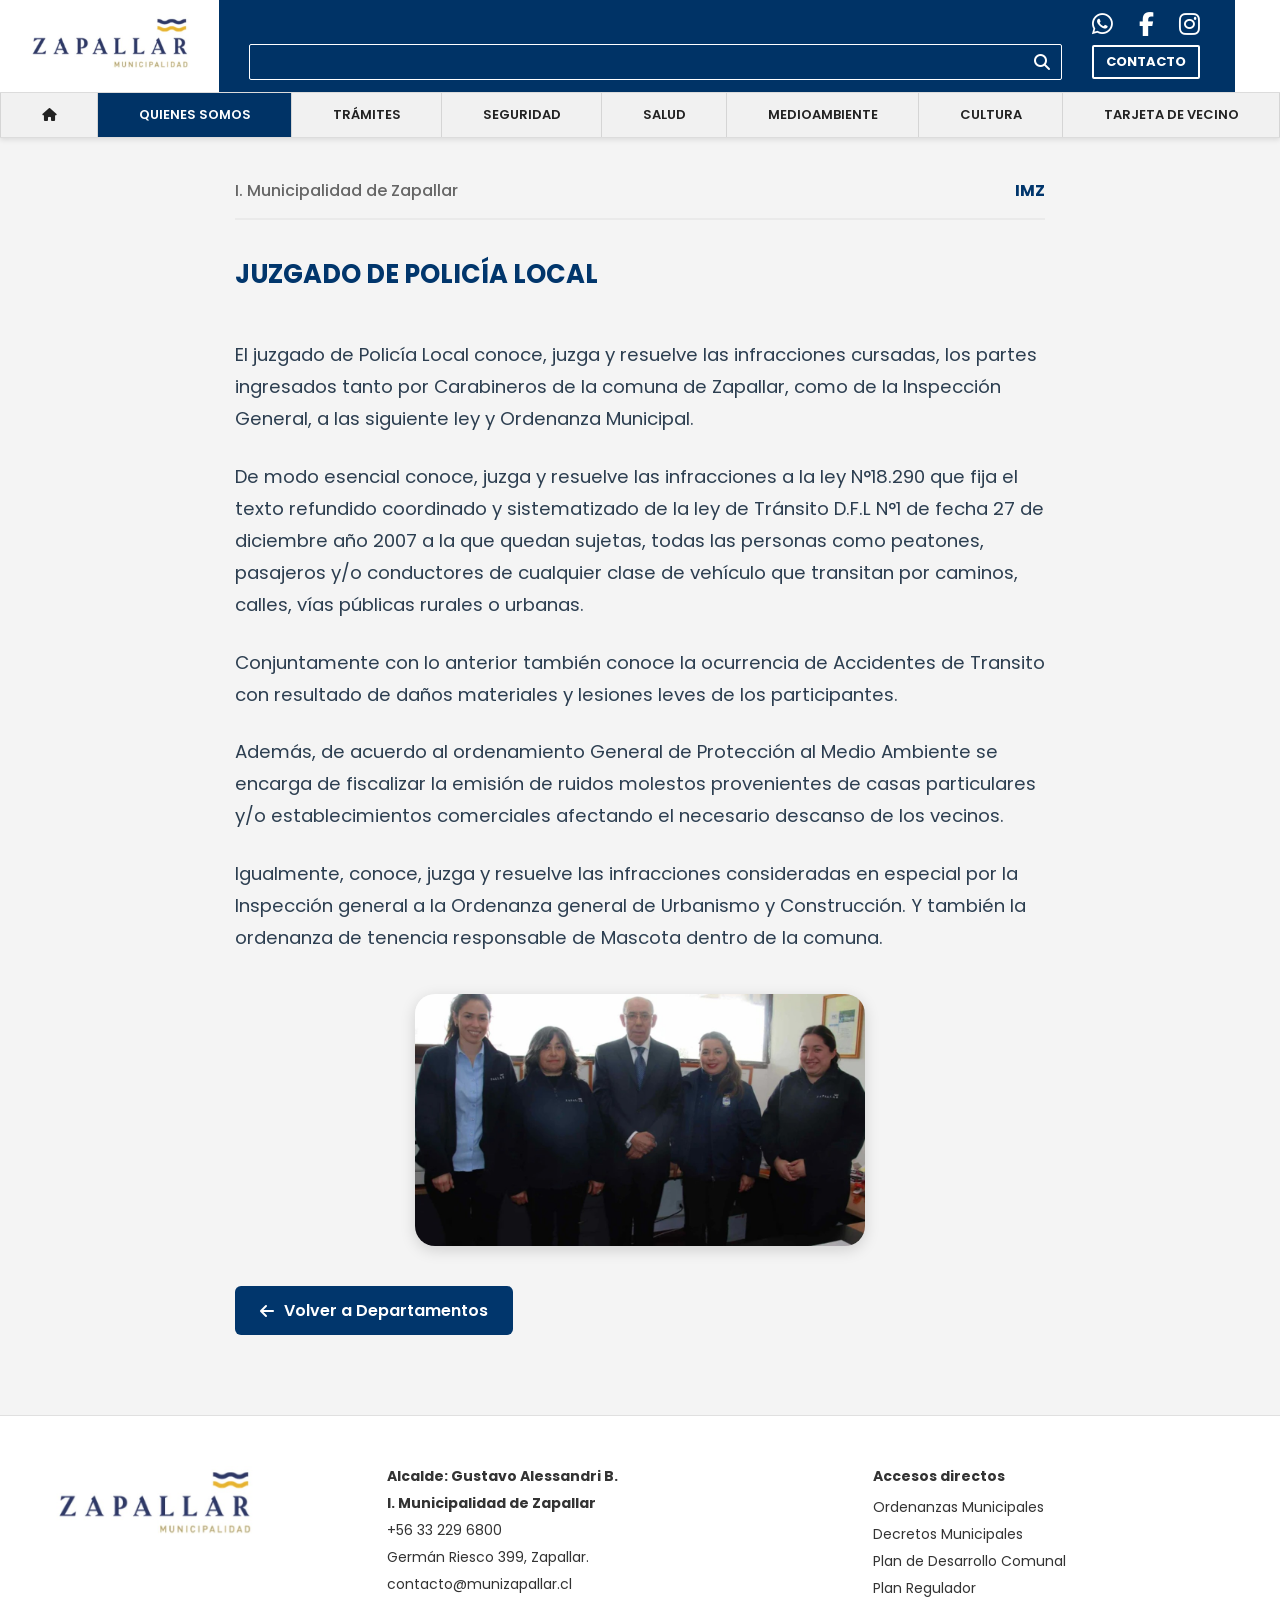
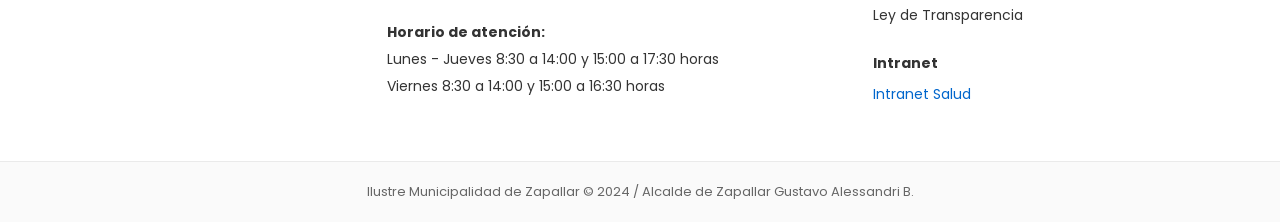
<file: juzgadopl.html>
<!DOCTYPE html>
<html lang="es">
<head>
    <meta charset="UTF-8">
    <meta name="viewport" content="width=device-width, initial-scale=1.0">
    <title>Juzgado de Policía Local - Municipalidad de Zapallar</title>
    <!-- Google Fonts: Poppins -->
    <link rel="preconnect" href="https://fonts.googleapis.com">
    <link rel="preconnect" href="https://fonts.gstatic.com" crossorigin>
    <link href="https://fonts.googleapis.com/css2?family=Poppins:wght@400;500;600;700;800&display=swap" rel="stylesheet">
    <!-- FontAwesome para los iconos -->
    <link rel="stylesheet" href="https://cdnjs.cloudflare.com/ajax/libs/font-awesome/6.4.0/css/all.min.css">
    <!-- Archivo de estilos CSS externo -->
    <link rel="stylesheet" href="styles.css">
</head>
<body>

    <!-- ==================== HEADER ==================== -->
    <header>
        <div class="header-container">
            <div class="header-logo">
                <img src="imagen_munizapallar/creditos_zapallar.jpg" alt="Ilustre Municipalidad de Zapallar">
            </div>
            
            <div class="header-blue-section">
                <div class="social-icons">
                    <a href="#" aria-label="WhatsApp"><i class="fa-brands fa-whatsapp"></i></a>
                    <a href="#" aria-label="Facebook"><i class="fa-brands fa-facebook-f"></i></a>
                    <a href="#" aria-label="Instagram"><i class="fa-brands fa-instagram"></i></a>
                </div>

                <div class="header-search">
                    <input type="text" id="searchInput" placeholder="">
                    <i class="fa-solid fa-magnifying-glass" id="searchBtn"></i>
                </div>

                <a href="contacto.html" class="btn-contacto">CONTACTO</a>
            </div>
            
            <div class="header-right-spacer"></div>
        </div>

        <nav class="header-nav">
    <ul>
        <li><a href="index.html" aria-label="Inicio"><i class="fa-solid fa-house"></i></a></li>
        <li class="dropdown">
            <a href="quienes_somos.html"class="active">QUIENES SOMOS</a>
            <ul class="dropdown-menu">
                <li><a href="dep_municipales.html">DEP. MUNICIPALES</a></li>
            </ul>
        </li>
        <li><a href="tramites.html">TRÁMITES</a></li>
        <li><a href="seguridad.html">SEGURIDAD</a></li>
        <li><a href="salud.html">SALUD</a></li>
                <li class="dropdown">
            <a href="#">MEDIOAMBIENTE</a>
            <ul class="dropdown-menu">
                <li><a href="reciclaje.html">RECICLAJE</a></li>
                <li><a href="#">SUSTENTABILIDAD</a></li>
                <li><a href="#">ÁREAS VERDES</a></li>
                <li><a href="#">MANTENCIÓN</a></li>
            </ul>
        </li>
        <li><a href="cultura.html">CULTURA</a></li>
        <li><a href="tarjeta.html">TARJETA DE VECINO</a></li>
    </ul>
</nav>

    </header>

    <!-- ==================== CONTENIDO PRINCIPAL ==================== -->
    <main class="main-container" style="margin-top: 40px;">
        <article class="noticia-detalle-container">
            <div class="noticia-meta-info">
                <span>I. Municipalidad de Zapallar</span>
                <span class="noticia-tag-imz">IMZ</span>
            </div>

            <div class="noticia-cuerpo">
                <h2 style="font-family: 'Poppins', sans-serif; color: #01366c; font-size: 1.6rem; font-weight: 700; margin-bottom: 20px;">JUZGADO DE POLICÍA LOCAL</h2>
                
                <p>El juzgado de Policía Local conoce, juzga y resuelve las infracciones cursadas, los partes ingresados tanto por Carabineros de la comuna de Zapallar, como de la Inspección General, a las siguiente ley y Ordenanza Municipal.</p>
                
                <p>De modo esencial conoce, juzga y resuelve las infracciones a la ley N°18.290 que fija el texto refundido coordinado y sistematizado de la ley de Tránsito D.F.L N°1 de fecha 27 de diciembre año 2007 a la que quedan sujetas, todas las personas como peatones, pasajeros y/o conductores de cualquier clase de vehículo que transitan por caminos, calles, vías públicas rurales o urbanas.</p>
                
                <p>Conjuntamente con lo anterior también conoce la ocurrencia de Accidentes de Transito con resultado de daños materiales y lesiones leves de los participantes.</p>
                
                <p>Además, de acuerdo al ordenamiento General de Protección al Medio Ambiente se encarga de fiscalizar la emisión de ruidos molestos provenientes de casas particulares y/o establecimientos comerciales afectando el necesario descanso de los vecinos.</p>
                
                <p>Igualmente, conoce, juzga y resuelve las infracciones consideradas en especial por la Inspección general a la Ordenanza general de Urbanismo y Construcción. Y también la ordenanza de tenencia responsable de Mascota dentro de la comuna.</p>
            </div>

            <!-- ==================== CONTENEDOR DE IMAGEN ADAPTADA PARA VERSE COMPLETA ==================== -->
            <div class="perfil-imagen-container" style="margin-top: 40px; display: flex; justify-content: center;">
                <img src="imagen_munizapallar/juzgado_policia_local.jpg" alt="Juzgado de Policía Local" style="max-width: 100%; width: 450px; height: auto; object-fit: contain; border-radius: 20px; box-shadow: 0 4px 15px rgba(0,0,0,0.15);">
            </div>

            <div class="noticia-volver" style="margin-top: 40px;">
                <a href="dep_municipales.html" class="btn-volver"><i class="fa-solid fa-arrow-left"></i> Volver a Departamentos</a>
            </div>
        </article>
    </main>

    <!-- ==================== FOOTER ==================== -->
    <footer class="site-footer">
        <div class="footer-container">
            <div class="footer-logo-col">
                <img src="imagen_munizapallar/creditos_zapallar.jpg" alt="Municipalidad de Zapallar">
            </div>

            <div class="footer-col footer-info-col">
                <p><strong>Alcalde: Gustavo Alessandri B.</strong></p>
                <p><strong>I. Municipalidad de Zapallar</strong></p>
                <p>+56 33 229 6800</p>
                <p>Germán Riesco 399, Zapallar.</p>
                <p>contacto@munizapallar.cl</p>
                <br>
                <p><strong>Horario de atención:</strong></p>
                <p>Lunes - Jueves 8:30 a 14:00 y 15:00 a 17:30 horas</p>
                <p>Viernes 8:30 a 14:00 y 15:00 a 16:30 horas</p>
            </div>

            <div class="footer-col footer-links-col">
                <p><strong>Accesos directos</strong></p>
                <ul>
                    <li><a href="#">Ordenanzas Municipales</a></li>
                    <li><a href="#">Decretos Municipales</a></li>
                    <li><a href="#">Plan de Desarrollo Comunal</a></li>
                    <li><a href="#">Plan Regulador</a></li>
                    <li><a href="#">Ley de Transparencia</a></li>
                </ul>
                <br>
                <p><strong>Intranet</strong></p>
                <ul>
                    <li><a href="#" class="intranet-link">Intranet Salud</a></li>
                </ul>
            </div>
        </div>

        <div class="footer-bottom">
            <p>Ilustre Municipalidad de Zapallar © 2024 / Alcalde de Zapallar Gustavo Alessandri B.</p>
        </div>
    </footer>
</body>
</html>
</file>
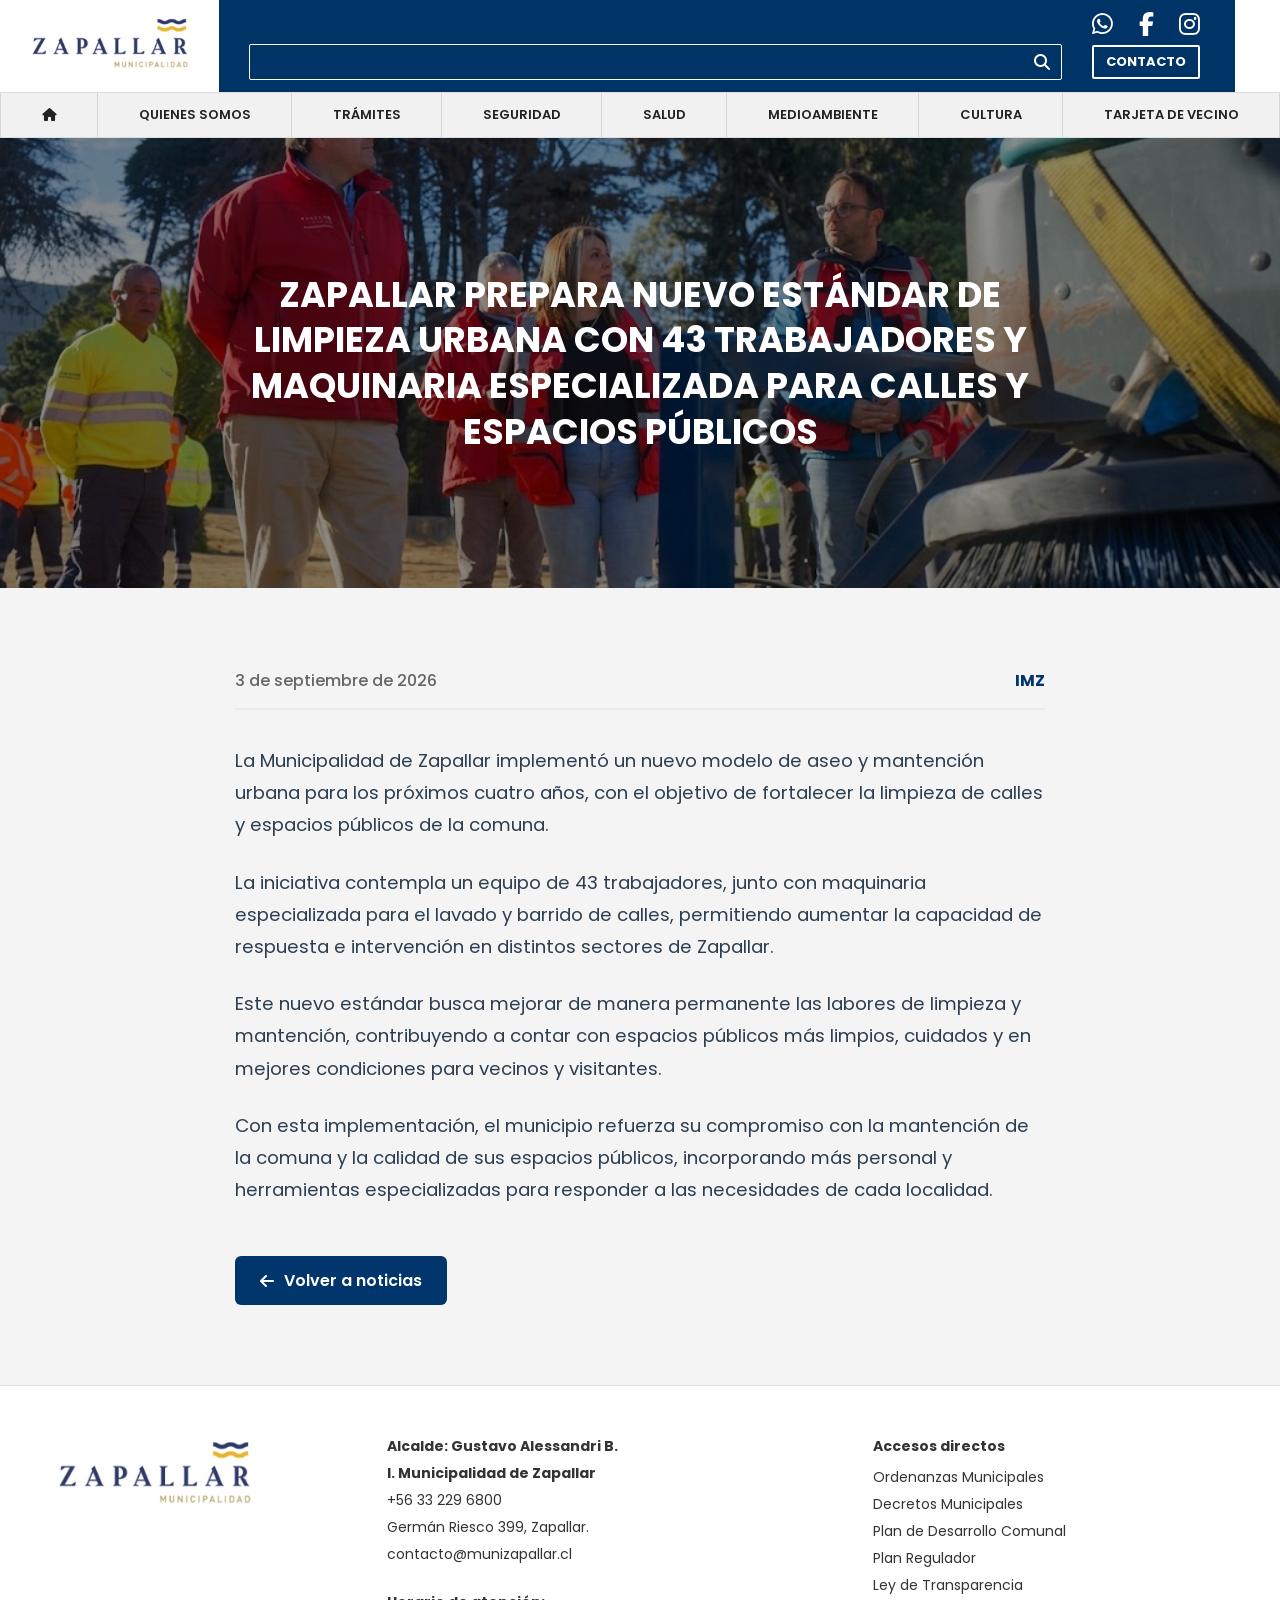
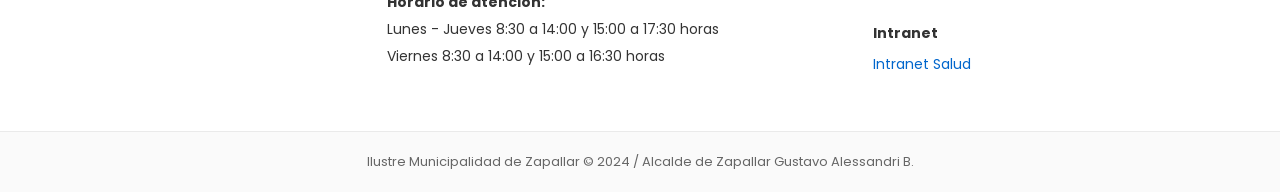
<file: noticia1.html>
<!DOCTYPE html>
<html lang="es">
<head>
    <meta charset="UTF-8">
    <meta name="viewport" content="width=device-width, initial-scale=1.0">
    <title>Zapallar Prepara Nuevo Estándar de Limpieza Urbana - Municipalidad de Zapallar</title>
    <!-- Google Fonts: Poppins -->
    <link rel="preconnect" href="https://fonts.googleapis.com">
    <link rel="preconnect" href="https://fonts.gstatic.com" crossorigin>
    <link href="https://fonts.googleapis.com/css2?family=Poppins:wght@400;500;600;700;800&display=swap" rel="stylesheet">
    <!-- FontAwesome para los iconos -->
    <link rel="stylesheet" href="https://cdnjs.cloudflare.com/ajax/libs/font-awesome/6.4.0/css/all.min.css">
    <!-- Archivo de estilos CSS externo -->
    <link rel="stylesheet" href="styles.css">
</head>
<body>

    <!-- ==================== HEADER ==================== -->
    <header>
        <div class="header-container">
            <div class="header-logo">
                <img src="imagen_munizapallar/creditos_zapallar.jpg" alt="Ilustre Municipalidad de Zapallar">
            </div>
            
            <div class="header-blue-section">
                <div class="social-icons">
                    <a href="#" aria-label="WhatsApp"><i class="fa-brands fa-whatsapp"></i></a>
                    <a href="#" aria-label="Facebook"><i class="fa-brands fa-facebook-f"></i></a>
                    <a href="#" aria-label="Instagram"><i class="fa-brands fa-instagram"></i></a>
                </div>

                <div class="header-search">
                    <input type="text" id="searchInput" placeholder="">
                    <i class="fa-solid fa-magnifying-glass" id="searchBtn"></i>
                </div>

                <a href="contacto.html" class="btn-contacto">CONTACTO</a>
            </div>
            
            <div class="header-right-spacer"></div>
        </div>

        <nav class="header-nav">
    <ul>
        <li><a href="index.html" aria-label="Inicio"><i class="fa-solid fa-house"></i></a></li>
        <li class="dropdown">
            <a href="quienes_somos.html">QUIENES SOMOS</a>
            <ul class="dropdown-menu">
                <li><a href="dep_municipales.html">DEP. MUNICIPALES</a></li>
            </ul>
        </li>
        <li><a href="tramites.html" >TRÁMITES</a></li>
        <li><a href="seguridad.html">SEGURIDAD</a></li>
        <li><a href="salud.html">SALUD</a></li>
                <li class="dropdown">
            <a href="#">MEDIOAMBIENTE</a>
            <ul class="dropdown-menu">
                <li><a href="reciclaje.html">RECICLAJE</a></li>
                <li><a href="#">SUSTENTABILIDAD</a></li>
                <li><a href="#">ÁREAS VERDES</a></li>
                <li><a href="#">MANTENCIÓN</a></li>
            </ul>
        </li>
        <li><a href="cultura.html">CULTURA</a></li>
        <li><a href="tarjeta.html">TARJETA DE VECINO</a></li>
    </ul>
</nav>

    </header>

    <!-- ==================== HERO PORTADA DE LA NOTICIA ==================== -->
    <section class="noticia-hero">
        <img src="imagen_munizapallar/im_noticia1limpieza.jpg" alt="Limpieza Urbana Zapallar" class="noticia-hero-img">
        <div class="noticia-hero-overlay">
            <h1>ZAPALLAR PREPARA NUEVO ESTÁNDAR DE LIMPIEZA URBANA CON 43 TRABAJADORES Y MAQUINARIA ESPECIALIZADA PARA CALLES Y ESPACIOS PÚBLICOS</h1>
        </div>
    </section>

    <!-- ==================== CONTENIDO DETALLE DE LA NOTICIA ==================== -->
    <main class="main-container">
        <article class="noticia-detalle-container">
            <div class="noticia-meta-info">
                <span>3 de septiembre de 2026</span>
                <span class="noticia-tag-imz">IMZ</span>
            </div>

            <div class="noticia-cuerpo">
                <p>La Municipalidad de Zapallar implementó un nuevo modelo de aseo y mantención urbana para los próximos cuatro años, con el objetivo de fortalecer la limpieza de calles y espacios públicos de la comuna.</p>
                
                <p>La iniciativa contempla un equipo de 43 trabajadores, junto con maquinaria especializada para el lavado y barrido de calles, permitiendo aumentar la capacidad de respuesta e intervención en distintos sectores de Zapallar.</p>
                
                <p>Este nuevo estándar busca mejorar de manera permanente las labores de limpieza y mantención, contribuyendo a contar con espacios públicos más limpios, cuidados y en mejores condiciones para vecinos y visitantes.</p>
                
                <p>Con esta implementación, el municipio refuerza su compromiso con la mantención de la comuna y la calidad de sus espacios públicos, incorporando más personal y herramientas especializadas para responder a las necesidades de cada localidad.</p>
            </div>

           <div class="noticia-volver">
                <a href="index.html" class="btn-volver"><i class="fa-solid fa-arrow-left"></i> Volver a noticias</a>
            </div>
        </article>
    </main>

    <!-- ==================== FOOTER ==================== -->
    <footer class="site-footer">
        <div class="footer-container">
            <div class="footer-logo-col">
                <img src="imagen_munizapallar/creditos_zapallar.jpg" alt="Municipalidad de Zapallar">
            </div>

            <div class="footer-col footer-info-col">
                <p><strong>Alcalde: Gustavo Alessandri B.</strong></p>
                <p><strong>I. Municipalidad de Zapallar</strong></p>
                <p>+56 33 229 6800</p>
                <p>Germán Riesco 399, Zapallar.</p>
                <p>contacto@munizapallar.cl</p>
                <br>
                <p><strong>Horario de atención:</strong></p>
                <p>Lunes - Jueves 8:30 a 14:00 y 15:00 a 17:30 horas</p>
                <p>Viernes 8:30 a 14:00 y 15:00 a 16:30 horas</p>
            </div>

            <div class="footer-col footer-links-col">
                <p><strong>Accesos directos</strong></p>
                <ul>
                    <li><a href="#">Ordenanzas Municipales</a></li>
                    <li><a href="#">Decretos Municipales</a></li>
                    <li><a href="#">Plan de Desarrollo Comunal</a></li>
                    <li><a href="#">Plan Regulador</a></li>
                    <li><a href="#">Ley de Transparencia</a></li>
                </ul>
                <br>
                <p><strong>Intranet</strong></p>
                <ul>
                    <li><a href="#" class="intranet-link">Intranet Salud</a></li>
                </ul>
            </div>
        </div>

        <div class="footer-bottom">
            <p>Ilustre Municipalidad de Zapallar © 2024 / Alcalde de Zapallar Gustavo Alessandri B.</p>
        </div>
    </footer>
</body>
</html>
</file>
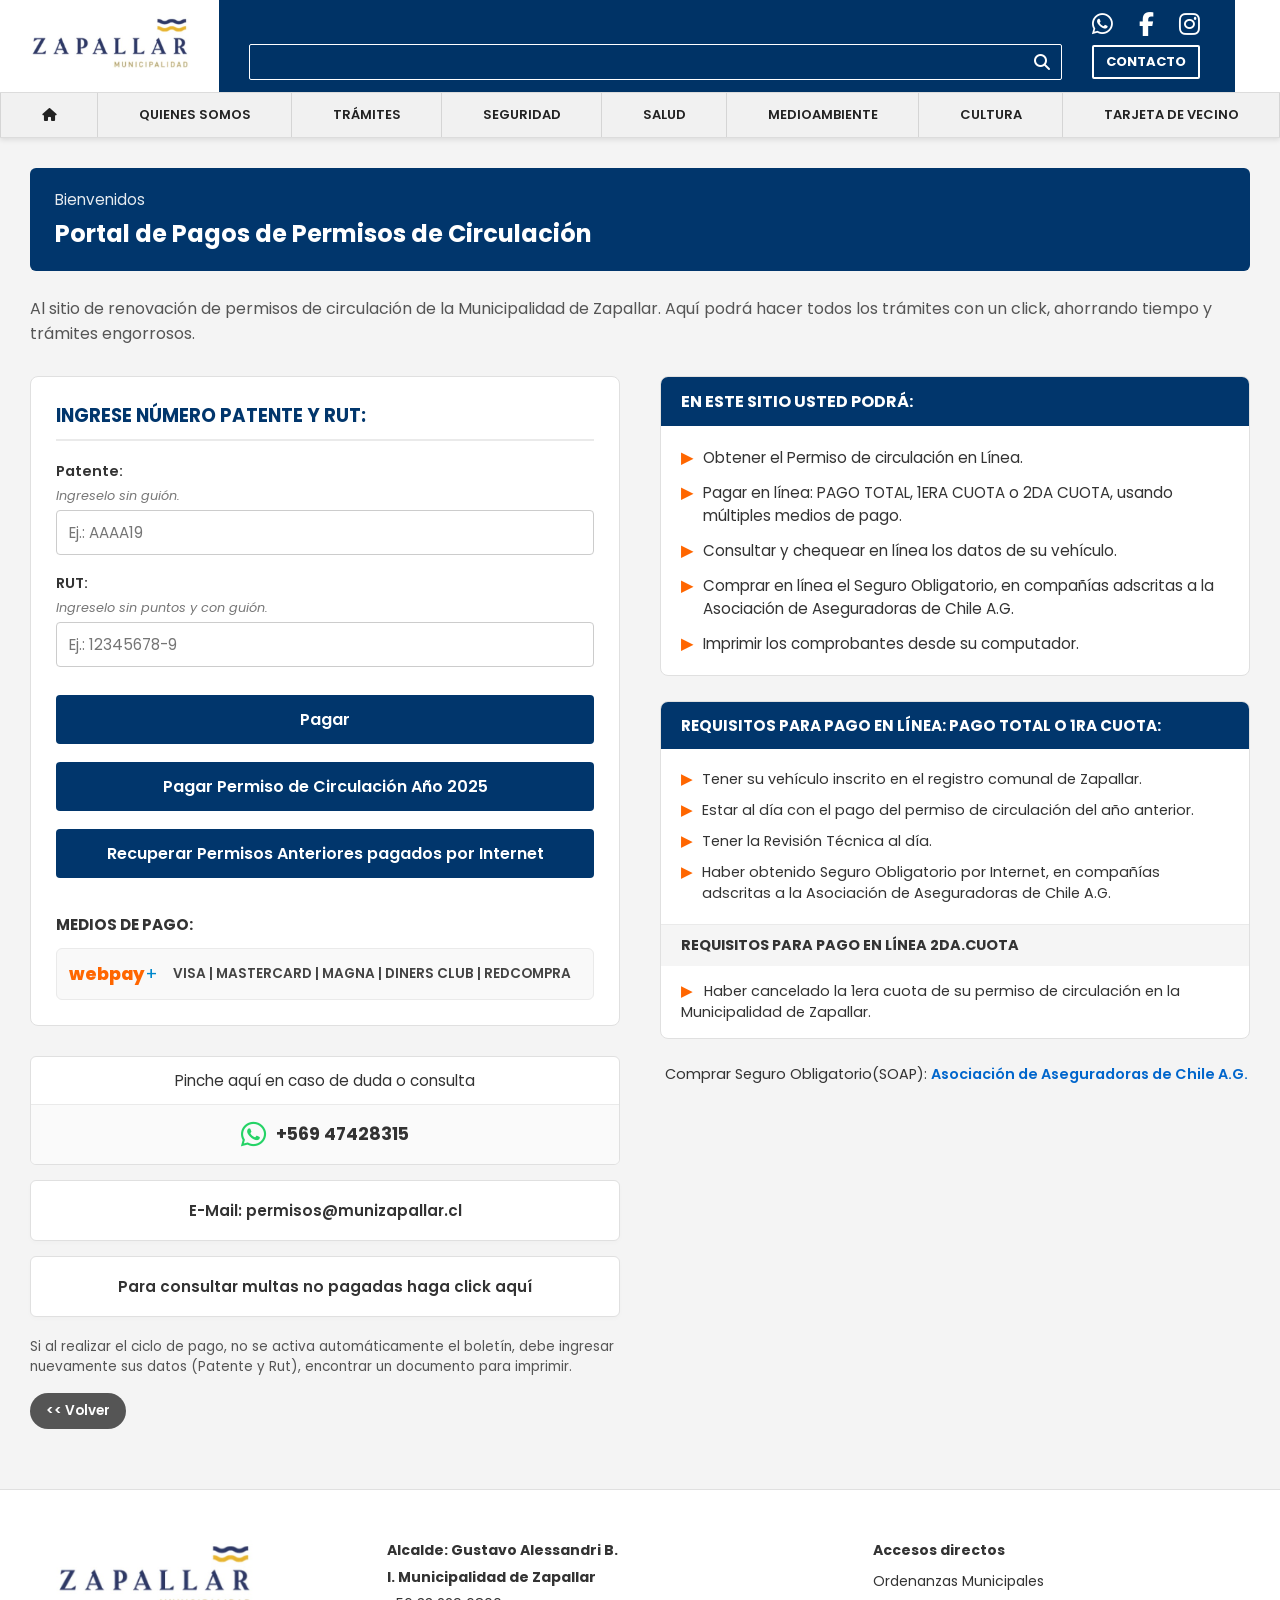
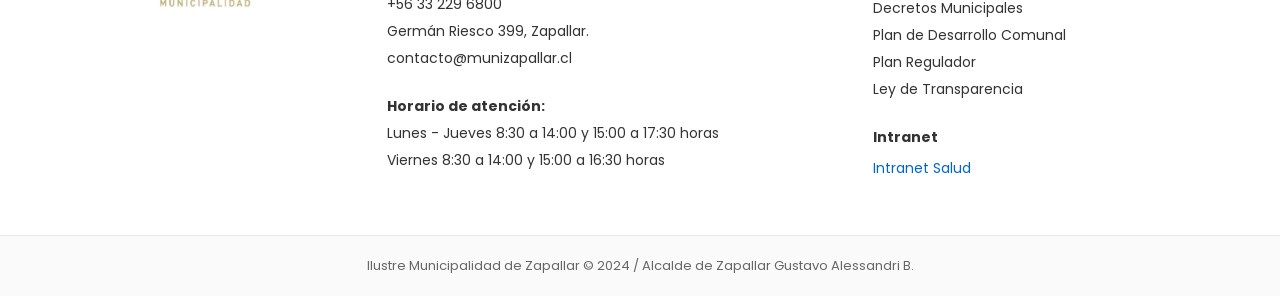
<file: pagopatentecircu.html>
<!DOCTYPE html>
<html lang="es">
<head>
    <meta charset="UTF-8">
    <meta name="viewport" content="width=device-width, initial-scale=1.0">
    <title>Portal de Pagos de Permisos de Circulación - Municipalidad de Zapallar</title>
    <!-- Google Fonts: Poppins -->
    <link rel="preconnect" href="https://fonts.googleapis.com">
    <link rel="preconnect" href="https://fonts.gstatic.com" crossorigin>
    <link href="https://fonts.googleapis.com/css2?family=Poppins:wght@400;500;600;700;800&display=swap" rel="stylesheet">
    <!-- FontAwesome para los iconos -->
    <link rel="stylesheet" href="https://cdnjs.cloudflare.com/ajax/libs/font-awesome/6.4.0/css/all.min.css">
    <!-- Archivo de estilos CSS externo -->
    <link rel="stylesheet" href="styles.css">
</head>
<body>

    <!-- ==================== HEADER (REUTILIZABLE) ==================== -->
    <header>
        <div class="header-container">
            <div class="header-logo">
                <img src="imagen_munizapallar/creditos_zapallar.jpg" alt="Ilustre Municipalidad de Zapallar">
            </div>
            
            <div class="header-blue-section">
                <div class="social-icons">
                    <a href="#" aria-label="WhatsApp"><i class="fa-brands fa-whatsapp"></i></a>
                    <a href="#" aria-label="Facebook"><i class="fa-brands fa-facebook-f"></i></a>
                    <a href="#" aria-label="Instagram"><i class="fa-brands fa-instagram"></i></a>
                </div>

                <div class="header-search">
                    <input type="text" id="searchInput" placeholder="">
                    <i class="fa-solid fa-magnifying-glass" id="searchBtn"></i>
                </div>

                <a href="contacto.html" class="btn-contacto">CONTACTO</a>
            </div>
            
            <div class="header-right-spacer"></div>
        </div>

        <nav class="header-nav">
    <ul>
        <li><a href="index.html" aria-label="Inicio"><i class="fa-solid fa-house"></i></a></li>
        <li class="dropdown">
            <a href="quienes_somos.html">QUIENES SOMOS</a>
            <ul class="dropdown-menu">
                <li><a href="dep_municipales.html">DEP. MUNICIPALES</a></li>
            </ul>
        </li>
        <li><a href="tramites.html" >TRÁMITES</a></li>
        <li><a href="seguridad.html">SEGURIDAD</a></li>
        <li><a href="salud.html">SALUD</a></li>
                <li class="dropdown">
            <a href="#">MEDIOAMBIENTE</a>
            <ul class="dropdown-menu">
                <li><a href="reciclaje.html">RECICLAJE</a></li>
                <li><a href="#">SUSTENTABILIDAD</a></li>
                <li><a href="#">ÁREAS VERDES</a></li>
                <li><a href="#">MANTENCIÓN</a></li>
            </ul>
        </li>
        <li><a href="cultura.html">CULTURA</a></li>
        <li><a href="tarjeta.html">TARJETA DE VECINO</a></li>
    </ul>
</nav>

    </header>

    <!-- ==================== CONTENIDO PRINCIPAL: PORTAL DE PAGO ==================== -->
    <main class="main-container" style="margin-top: 30px; margin-bottom: 60px;">
        
        <!-- Franja de Bienvenida institucional -->
        <div style="background-color: #01366c; color: #ffffff; padding: 20px 25px; border-radius: 6px; margin-bottom: 25px; font-family: 'Poppins', sans-serif;">
            <p style="margin: 0; font-size: 0.95rem; opacity: 0.9;">Bienvenidos</p>
            <h1 style="margin: 5px 0 0 0; font-size: 1.5rem; font-weight: 700;">Portal de Pagos de Permisos de Circulación</h1>
        </div>

        <p style="font-family: 'Poppins', sans-serif; color: #555555; font-size: 1rem; margin-bottom: 30px;">
            Al sitio de renovación de permisos de circulación de la Municipalidad de Zapallar. Aquí podrá hacer todos los trámites con un click, ahorrando tiempo y trámites engorrosos.
        </p>

        <!-- Contenedor Principal en Dos Columnas -->
        <div style="display: grid; grid-template-columns: 1fr 1fr; gap: 40px; align-items: start;" class="pago-grid-container">
            
            <!-- Columna Izquierda: Formulario, Botones y Ayuda (Todo junto en la izquierda) -->
            <div style="display: flex; flex-direction: column; gap: 30px;">
                
                <!-- Caja Formulario -->
                <div style="background: #ffffff; padding: 25px; border: 1px solid #e0e0e0; border-radius: 8px;">
                    <h3 style="font-family: 'Poppins', sans-serif; color: #01366c; font-size: 1.15rem; font-weight: 700; margin-top: 0; margin-bottom: 20px; border-bottom: 2px solid #eaeaea; padding-bottom: 10px;">
                        INGRESE NÚMERO PATENTE Y RUT:
                    </h3>

                    <form onsubmit="event.preventDefault();" style="display: flex; flex-direction: column; gap: 18px; font-family: 'Poppins', sans-serif;">
                        <div>
                            <label style="display: block; font-weight: 600; font-size: 0.9rem; color: #333333; margin-bottom: 5px;">Patente:</label>
                            <span style="display: block; font-size: 0.8rem; color: #777777; margin-bottom: 5px; font-style: italic;">Ingreselo sin guión.</span>
                            <input type="text" placeholder="Ej.: AAAA19" style="width: 100%; padding: 10px 12px; border: 1px solid #ccc; border-radius: 4px; font-family: 'Poppins', sans-serif; font-size: 0.95rem;">
                        </div>

                        <div>
                            <label style="display: block; font-weight: 600; font-size: 0.9rem; color: #333333; margin-bottom: 5px;">RUT:</label>
                            <span style="display: block; font-size: 0.8rem; color: #777777; margin-bottom: 5px; font-style: italic;">Ingreselo sin puntos y con guión.</span>
                            <input type="text" placeholder="Ej.: 12345678-9" style="width: 100%; padding: 10px 12px; border: 1px solid #ccc; border-radius: 4px; font-family: 'Poppins', sans-serif; font-size: 0.95rem;">
                        </div>

                        <button type="button" style="background-color: #01366c; color: #ffffff; border: none; padding: 12px; border-radius: 4px; font-family: 'Poppins', sans-serif; font-weight: 600; font-size: 1rem; cursor: pointer; transition: background 0.3s; margin-top: 10px;" onmouseover="this.style.background='#012850'" onmouseout="this.style.background='#01366c'">
                            Pagar
                        </button>

                        <button type="button" style="background-color: #01366c; color: #ffffff; border: none; padding: 12px; border-radius: 4px; font-family: 'Poppins', sans-serif; font-weight: 600; font-size: 1rem; cursor: pointer; transition: background 0.3s;" onmouseover="this.style.background='#012850'" onmouseout="this.style.background='#01366c'">
                            Pagar Permiso de Circulación Año 2025
                        </button>

                        <button type="button" style="background-color: #01366c; color: #ffffff; border: none; padding: 12px; border-radius: 4px; font-family: 'Poppins', sans-serif; font-weight: 600; font-size: 1rem; cursor: pointer; transition: background 0.3s;" onmouseover="this.style.background='#012850'" onmouseout="this.style.background='#012850'">
                            Recuperar Permisos Anteriores pagados por Internet
                        </button>
                    </form>

                    <!-- Medios de Pago -->
                    <div style="margin-top: 35px; font-family: 'Poppins', sans-serif;">
                        <p style="font-weight: 700; color: #333333; font-size: 0.95rem; margin-bottom: 12px;">MEDIOS DE PAGO:</p>
                        <div style="display: flex; align-items: center; gap: 15px; flex-wrap: wrap; background: #f9f9f9; padding: 12px; border-radius: 6px; border: 1px solid #eaeaea;">
                            <span style="font-weight: 800; color: #ff6600; font-size: 1.1rem;">webpay<span style="color: #0088cc; font-weight: 400;">+</span></span>
                            <span style="font-size: 0.85rem; font-weight: 600; color: #444;">VISA | MASTERCARD | MAGNA | DINERS CLUB | REDCOMPRA</span>
                        </div>
                    </div>
                </div>

                <!-- Opciones de Ayuda (WhatsApp, Correo, Multas, Volver) -->
                <div style="display: flex; flex-direction: column; gap: 15px; font-family: 'Poppins', sans-serif;">
                    
                    <!-- Caja WhatsApp -->
                    <div style="background: #ffffff; border: 1px solid #e0e0e0; border-radius: 6px; text-align: center; overflow: hidden;">
                        <div style="padding: 12px; border-bottom: 1px solid #eaeaea; color: #333; font-size: 0.95rem;">
                            Pinche aquí en caso de duda o consulta
                        </div>
                        <a href="https://wa.me/56947428315" target="_blank" style="display: flex; align-items: center; justify-content: center; gap: 10px; padding: 15px; background: #fafafa; text-decoration: none; color: #333; font-weight: 700; font-size: 1.1rem;">
                            <i class="fa-brands fa-whatsapp" style="color: #25D366; font-size: 1.8rem;"></i> +569 47428315
                        </a>
                    </div>

                    <!-- Caja Correo -->
                    <a href="mailto:permisos@munizapallar.cl" style="display: block; background: #ffffff; border: 1px solid #e0e0e0; border-radius: 6px; padding: 18px; text-align: center; text-decoration: none; color: #333333; font-weight: 600; font-size: 0.95rem; box-shadow: 0 2px 5px rgba(0,0,0,0.02);">
                        E-Mail: permisos@munizapallar.cl
                    </a>

                    <!-- Caja Multas -->
                    <a href="#" style="display: block; background: #ffffff; border: 1px solid #e0e0e0; border-radius: 6px; padding: 18px; text-align: center; text-decoration: none; color: #333333; font-weight: 600; font-size: 0.95rem; box-shadow: 0 2px 5px rgba(0,0,0,0.02);">
                        Para consultar multas no pagadas haga click aquí
                    </a>

                    <!-- Nota aclaratoria y Botón Volver -->
                    <div style="margin-top: 5px; font-size: 0.85rem; color: #555555; line-height: 1.5;">
                        <p style="margin: 0 0 15px 0;">
                            Si al realizar el ciclo de pago, no se activa automáticamente el boletín, debe ingresar nuevamente sus datos (Patente y Rut), encontrar un documento para imprimir.
                        </p>
                        <a href="tramites.html" class="btn-volver" style="display: inline-flex; align-items: center; gap: 8px; background-color: #555; color: #fff; padding: 8px 16px; border-radius: 20px; text-decoration: none; font-size: 0.85rem; font-weight: 600;">
                            &lt;&lt; Volver
                        </a>
                    </div>
                </div>

            </div>

            <!-- Columna Derecha: Todo unido sin espacios (Usted podrá + Requisitos + SOAP) -->
            <div style="display: flex; flex-direction: column; gap: 25px; font-family: 'Poppins', sans-serif;">
                
                <!-- Cuadro 1: En este sitio usted podrá -->
                <div style="background: #ffffff; border: 1px solid #e0e0e0; border-radius: 8px; overflow: hidden;">
                    <div style="background-color: #01366c; color: #ffffff; padding: 12px 20px; font-weight: 700; font-size: 1rem;">
                        EN ESTE SITIO USTED PODRÁ:
                    </div>
                    <ul style="list-style: none; padding: 20px; margin: 0; display: flex; flex-direction: column; gap: 12px; color: #333333; font-size: 0.95rem;">
                        <li style="display: flex; align-items: flex-start; gap: 10px;">
                            <span style="color: #ff6600; font-weight: bold;">▶</span> Obtener el Permiso de circulación en Línea.
                        </li>
                        <li style="display: flex; align-items: flex-start; gap: 10px;">
                            <span style="color: #ff6600; font-weight: bold;">▶</span> Pagar en línea: PAGO TOTAL, 1ERA CUOTA o 2DA CUOTA, usando múltiples medios de pago.
                        </li>
                        <li style="display: flex; align-items: flex-start; gap: 10px;">
                            <span style="color: #ff6600; font-weight: bold;">▶</span> Consultar y chequear en línea los datos de su vehículo.
                        </li>
                        <li style="display: flex; align-items: flex-start; gap: 10px;">
                            <span style="color: #ff6600; font-weight: bold;">▶</span> Comprar en línea el Seguro Obligatorio, en compañías adscritas a la Asociación de Aseguradoras de Chile A.G.
                        </li>
                        <li style="display: flex; align-items: flex-start; gap: 10px;">
                            <span style="color: #ff6600; font-weight: bold;">▶</span> Imprimir los comprobantes desde su computador.
                        </li>
                    </ul>
                </div>

                <!-- Cuadro 2: Requisitos (Inmediatamente debajo) -->
                <div style="background: #ffffff; border: 1px solid #e0e0e0; border-radius: 8px; overflow: hidden;">
                    <div style="background-color: #01366c; color: #ffffff; padding: 12px 20px; font-weight: 700; font-size: 0.95rem;">
                        REQUISITOS PARA PAGO EN LÍNEA: PAGO TOTAL O 1RA CUOTA:
                    </div>
                    <ul style="list-style: none; padding: 20px; margin: 0; display: flex; flex-direction: column; gap: 10px; color: #333333; font-size: 0.9rem;">
                        <li style="display: flex; align-items: flex-start; gap: 10px;">
                            <span style="color: #ff6600; font-weight: bold;">▶</span> Tener su vehículo inscrito en el registro comunal de Zapallar.
                        </li>
                        <li style="display: flex; align-items: flex-start; gap: 10px;">
                            <span style="color: #ff6600; font-weight: bold;">▶</span> Estar al día con el pago del permiso de circulación del año anterior.
                        </li>
                        <li style="display: flex; align-items: flex-start; gap: 10px;">
                            <span style="color: #ff6600; font-weight: bold;">▶</span> Tener la Revisión Técnica al día.
                        </li>
                        <li style="display: flex; align-items: flex-start; gap: 10px;">
                            <span style="color: #ff6600; font-weight: bold;">▶</span> Haber obtenido Seguro Obligatorio por Internet, en compañías adscritas a la Asociación de Aseguradoras de Chile A.G.
                        </li>
                    </ul>

                    <div style="background-color: #f5f5f5; padding: 10px 20px; font-weight: 700; font-size: 0.9rem; color: #333333; border-top: 1px solid #eaeaea;">
                        REQUISITOS PARA PAGO EN LÍNEA 2DA.CUOTA
                    </div>
                    <div style="padding: 15px 20px; font-size: 0.9rem; color: #333333;">
                        <span style="color: #ff6600; font-weight: bold; margin-right: 8px;">▶</span> Haber cancelado la 1era cuota de su permiso de circulación en la Municipalidad de Zapallar.
                    </div>
                </div>

                <!-- Enlace SOAP -->
                <div style="font-size: 0.9rem; color: #333333; padding-left: 5px;">
                    Comprar Seguro Obligatorio(SOAP): <a href="#" style="color: #0066cc; font-weight: 600; text-decoration: none;">Asociación de Aseguradoras de Chile A.G.</a>
                </div>

            </div>

        </div>

    </main>

    <!-- ==================== FOOTER (REUTILIZABLE) ==================== -->
    <footer class="site-footer">
        <div class="footer-container">
            <div class="footer-logo-col">
                <img src="imagen_munizapallar/creditos_zapallar.jpg" alt="Municipalidad de Zapallar">
            </div>

            <div class="footer-col footer-info-col">
                <p><strong>Alcalde: Gustavo Alessandri B.</strong></p>
                <p><strong>I. Municipalidad de Zapallar</strong></p>
                <p>+56 33 229 6800</p>
                <p>Germán Riesco 399, Zapallar.</p>
                <p>contacto@munizapallar.cl</p>
                <br>
                <p><strong>Horario de atención:</strong></p>
                <p>Lunes - Jueves 8:30 a 14:00 y 15:00 a 17:30 horas</p>
                <p>Viernes 8:30 a 14:00 y 15:00 a 16:30 horas</p>
            </div>

            <div class="footer-col footer-links-col">
                <p><strong>Accesos directos</strong></p>
                <ul>
                    <li><a href="#">Ordenanzas Municipales</a></li>
                    <li><a href="#">Decretos Municipales</a></li>
                    <li><a href="#">Plan de Desarrollo Comunal</a></li>
                    <li><a href="#">Plan Regulador</a></li>
                    <li><a href="#">Ley de Transparencia</a></li>
                </ul>
                <br>
                <p><strong>Intranet</strong></p>
                <ul>
                    <li><a href="#" class="intranet-link">Intranet Salud</a></li>
                </ul>
            </div>
        </div>

        <div class="footer-bottom">
            <p>Ilustre Municipalidad de Zapallar © 2024 / Alcalde de Zapallar Gustavo Alessandri B.</p>
        </div>
    </footer>
</body>
</html>
</file>
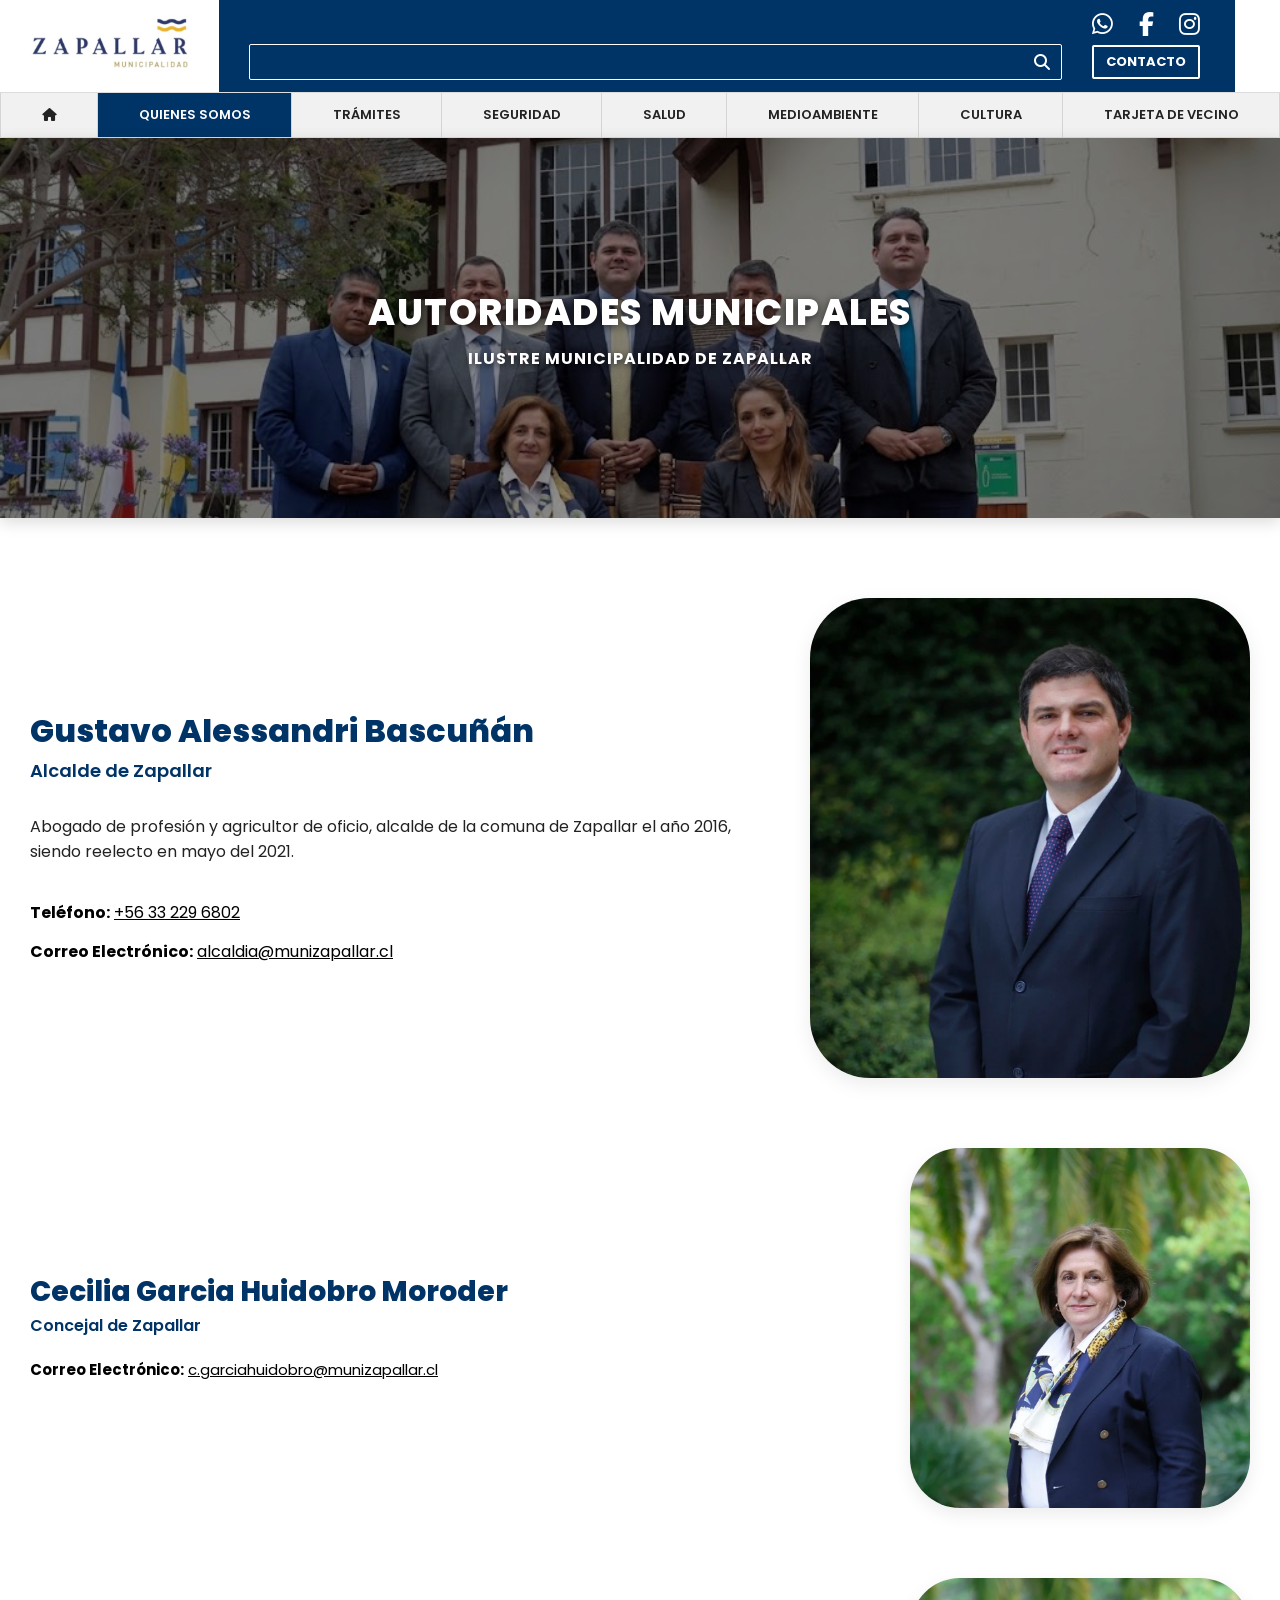
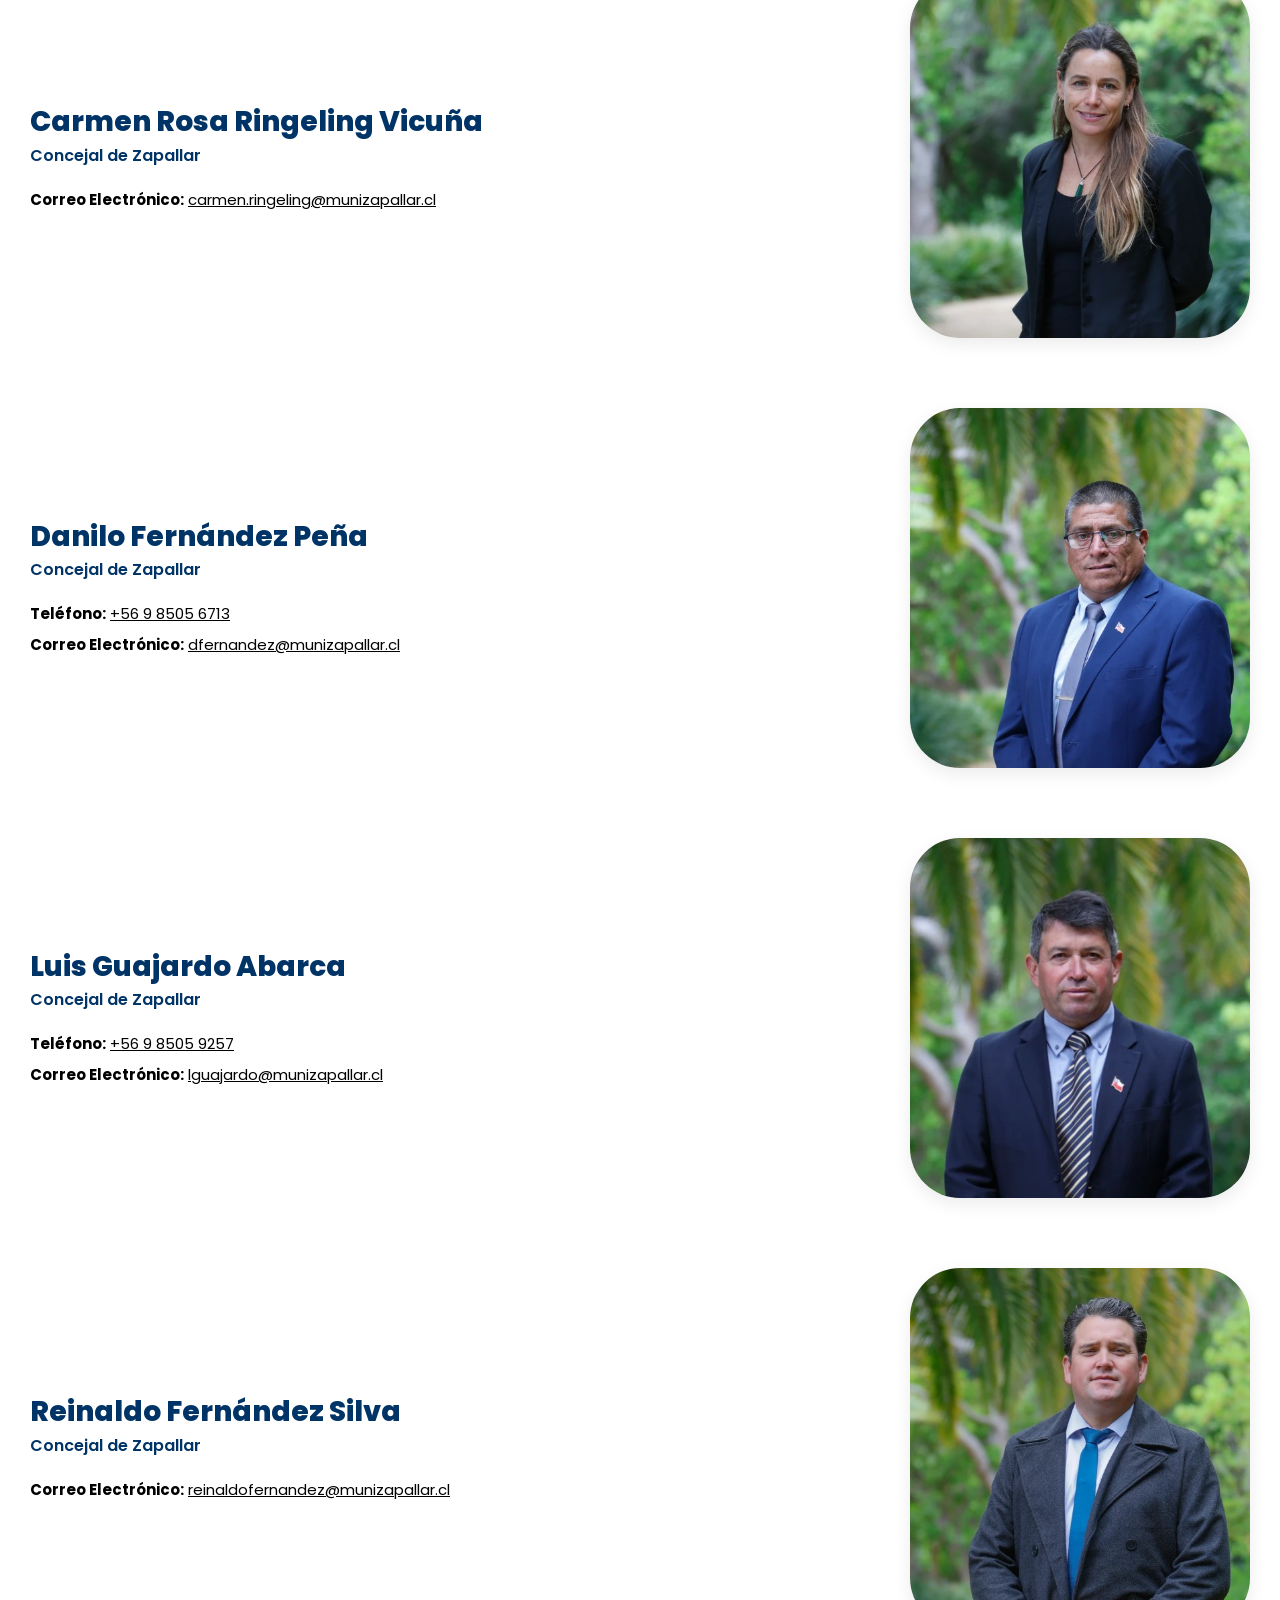
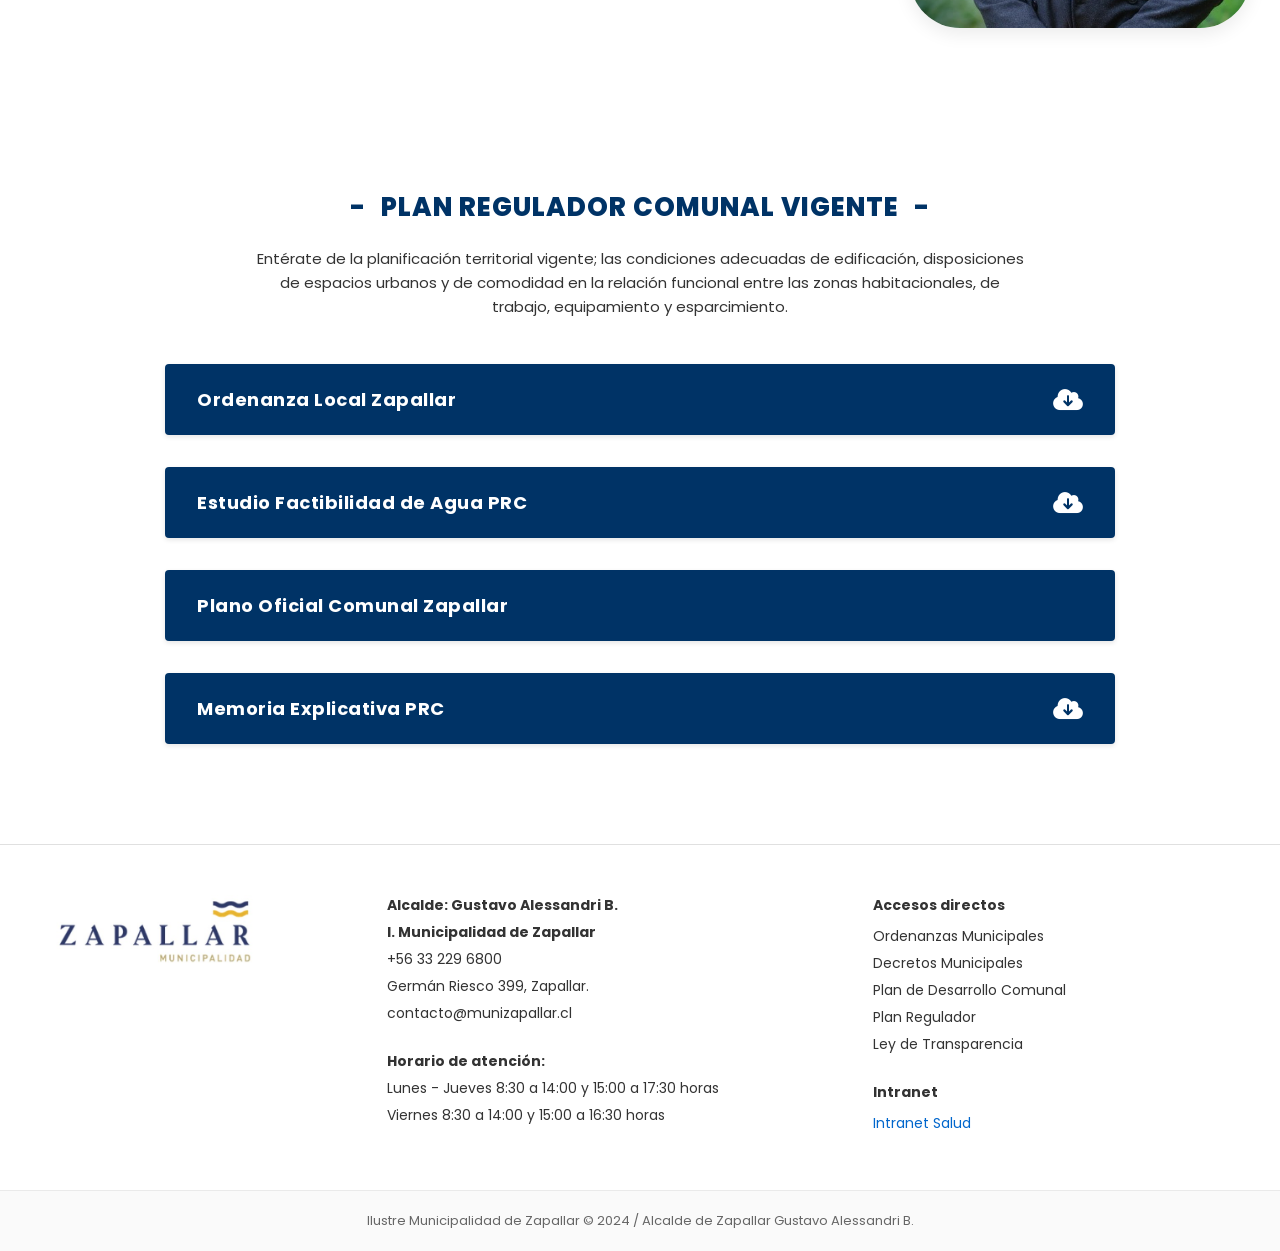
<file: quienes_somos.html>
<!DOCTYPE html>
<html lang="es">
<head>
    <meta charset="UTF-8">
    <meta name="viewport" content="width=device-width, initial-scale=1.0">
    <title>Municipalidad de Zapallar - Quiénes Somos</title>
    <!-- Google Fonts: Poppins -->
    <link rel="preconnect" href="https://fonts.googleapis.com">
    <link rel="preconnect" href="https://fonts.gstatic.com" crossorigin>
    <link href="https://fonts.googleapis.com/css2?family=Poppins:wght@400;600;700;800&display=swap" rel="stylesheet">
    <!-- FontAwesome para los iconos -->
    <link rel="stylesheet" href="https://cdnjs.cloudflare.com/ajax/libs/font-awesome/6.4.0/css/all.min.css">
    <!-- Archivo de estilos CSS externo -->
    <link rel="stylesheet" href="styles.css">
</head>
<body>

    <!-- ==================== HEADER (REUTILIZABLE EN TODAS LAS PANTALLAS) ==================== -->
    <header>
        <div class="header-container">
            <!-- Bloque izquierdo con el logo -->
            <div class="header-logo">
                <img src="imagen_munizapallar/creditos_zapallar.jpg" alt="Ilustre Municipalidad de Zapallar">
            </div>
            
            <!-- Bloque azul central con redes sociales, buscador y contacto -->
            <div class="header-blue-section">
                <!-- Redes sociales -->
                <div class="social-icons">
                    <a href="#" aria-label="WhatsApp"><i class="fa-brands fa-whatsapp"></i></a>
                    <a href="https://www.facebook.com/municipalidadzapallar" target="_blank" aria-label="Facebook"><i class="fa-brands fa-facebook-f"></i></a>
                    <a href="#" aria-label="Instagram"><i class="fa-brands fa-instagram"></i></a>
                </div>

                <!-- Barra de búsqueda -->
                <div class="header-search">
                    <input type="text" id="searchInput" placeholder="">
                    <i class="fa-solid fa-magnifying-glass" id="searchBtn"></i>
                </div>

                <!-- Botón de contacto -->
                <a href="contacto.html" class="btn-contacto">CONTACTO</a>
            </div>
            
            <!-- Espacio en blanco derecho -->
            <div class="header-right-spacer"></div>
        </div>

        <nav class="header-nav">
    <ul>
        <li><a href="index.html" aria-label="Inicio"><i class="fa-solid fa-house"></i></a></li>
        <li class="dropdown">
            <a href="quienes_somos.html"class="active">QUIENES SOMOS</a>
            <ul class="dropdown-menu">
                <li><a href="dep_municipales.html">DEP. MUNICIPALES</a></li>
            </ul>
        </li>
        <li><a href="tramites.html" >TRÁMITES</a></li>
        <li><a href="seguridad.html">SEGURIDAD</a></li>
        <li><a href="salud.html">SALUD</a></li>
                <li class="dropdown">
            <a href="#">MEDIOAMBIENTE</a>
            <ul class="dropdown-menu">
                <li><a href="reciclaje.html">RECICLAJE</a></li>
                <li><a href="#">SUSTENTABILIDAD</a></li>
                <li><a href="#">ÁREAS VERDES</a></li>
                <li><a href="#">MANTENCIÓN</a></li>
            </ul>
        </li>
        <li><a href="cultura.html">CULTURA</a></li>
        <li><a href="tarjeta.html">TARJETA DE VECINO</a></li>
    </ul>
</nav>


    <!-- ==================== HERO AUTORIDADES (DE EXTREMO A EXTREMO) ==================== -->
    <section class="autoridades-hero">
        <img src="imagen_munizapallar/im_autoridades1.jpg" alt="Autoridades Municipales de Zapallar" class="autoridades-hero-img">
        <div class="autoridades-hero-overlay">
            <h1>AUTORIDADES MUNICIPALES</h1>
            <p>ILUSTRE MUNICIPALIDAD DE ZAPALLAR</p>
        </div>
    </section>

    <!-- ==================== SECCIÓN AUTORIDADES (FONDO BLANCO DE EXTREMO A EXTREMO) ==================== -->
    <section class="alcalde-full-wrapper">
        <!-- Tarjeta del Alcalde -->
        <div class="alcalde-card">
            <div class="alcalde-info">
                <h2>Gustavo Alessandri Bascuñán</h2>
                <span class="alcalde-cargo">Alcalde de Zapallar</span>
                
                <p class="alcalde-bio">
                    Abogado de profesión y agricultor de oficio, alcalde de la comuna de Zapallar el año 2016, siendo reelecto en mayo del 2021.
                </p>
                
                <div class="alcalde-contacto">
                    <p><strong>Teléfono:</strong> <a href="tel:+56332296802">+56 33 229 6802</a></p>
                    <p><strong>Correo Electrónico:</strong> <a href="mailto:alcaldia@munizapallar.cl">alcaldia@munizapallar.cl</a></p>
                </div>
            </div>

            <!-- Contenedor de la Imagen del Alcalde -->
            <div class="alcalde-img-container">
                <img src="imagen_munizapallar/alcalde.jpg" alt="Gustavo Alessandri Bascuñán - Alcalde de Zapallar" class="alcalde-img">
            </div>
        </div>

        <!-- ==================== SECCIÓN CONCEJALES ==================== -->
        <div class="concejales-container">
            
            <!-- Concejal 1: Cecilia Garcia Huidobro Moroder -->
            <article class="concejal-card">
                <div class="concejal-info">
                    <h2>Cecilia Garcia Huidobro Moroder</h2>
                    <span class="concejal-cargo">Concejal de Zapallar</span>
                    <div class="concejal-contacto">
                        <p><strong>Correo Electrónico:</strong> <a href="mailto:c.garciahuidobro@munizapallar.cl">c.garciahuidobro@munizapallar.cl</a></p>
                    </div>
                </div>
                <div class="concejal-img-container">
                    <img src="imagen_munizapallar/concejalcecilia.jpg" alt="Cecilia Garcia Huidobro Moroder" class="concejal-img">
                </div>
            </article>

            <!-- Concejal 2: Carmen Rosa Ringeling Vicuña -->
            <article class="concejal-card">
                <div class="concejal-info">
                    <h2>Carmen Rosa Ringeling Vicuña</h2>
                    <span class="concejal-cargo">Concejal de Zapallar</span>
                    <div class="concejal-contacto">
                        <p><strong>Correo Electrónico:</strong> <a href="mailto:carmen.ringeling@munizapallar.cl">carmen.ringeling@munizapallar.cl</a></p>
                    </div>
                </div>
                <div class="concejal-img-container">
                    <img src="imagen_munizapallar/concejalcarmen.jpg" alt="Carmen Rosa Ringeling Vicuña" class="concejal-img">
                </div>
            </article>

            <!-- Concejal 3: Danilo Fernández Peña -->
            <article class="concejal-card">
                <div class="concejal-info">
                    <h2>Danilo Fernández Peña</h2>
                    <span class="concejal-cargo">Concejal de Zapallar</span>
                    <div class="concejal-contacto">
                        <p><strong>Teléfono:</strong> <a href="tel:+56985056713">+56 9 8505 6713</a></p>
                        <p><strong>Correo Electrónico:</strong> <a href="mailto:dfernandez@munizapallar.cl">dfernandez@munizapallar.cl</a></p>
                    </div>
                </div>
                <div class="concejal-img-container">
                    <img src="imagen_munizapallar/concejaldanilo.jpg" alt="Danilo Fernández Peña" class="concejal-img">
                </div>
            </article>

            <!-- Concejal 4: Luis Guajardo Abarca -->
            <article class="concejal-card">
                <div class="concejal-info">
                    <h2>Luis Guajardo Abarca</h2>
                    <span class="concejal-cargo">Concejal de Zapallar</span>
                    <div class="concejal-contacto">
                        <p><strong>Teléfono:</strong> <a href="tel:+56985059257">+56 9 8505 9257</a></p>
                        <p><strong>Correo Electrónico:</strong> <a href="mailto:lguajardo@munizapallar.cl">lguajardo@munizapallar.cl</a></p>
                    </div>
                </div>
                <div class="concejal-img-container">
                    <img src="imagen_munizapallar/concejalluis.jpg" alt="Luis Guajardo Abarca" class="concejal-img">
                </div>
            </article>

            <!-- Concejal 5: Reinaldo Fernández Silva -->
            <article class="concejal-card">
                <div class="concejal-info">
                    <h2>Reinaldo Fernández Silva</h2>
                    <span class="concejal-cargo">Concejal de Zapallar</span>
                    <div class="concejal-contacto">
                        <p><strong>Correo Electrónico:</strong> <a href="mailto:reinaldofernandez@munizapallar.cl">reinaldofernandez@munizapallar.cl</a></p>
                    </div>
                </div>
                <div class="concejal-img-container">
                    <img src="imagen_munizapallar/concejalreinaldo.jpg" alt="Reinaldo Fernández Silva" class="concejal-img">
                </div>
            </article>

        </div>
    </section>

    <!-- ==================== CONTENIDO PRINCIPAL ADICIONAL (1280px) ==================== -->
    <main class="main-container">
        
        <!-- ==================== SECCIÓN PLAN REGULADOR COMUNAL VIGENTE ==================== -->
        <section class="plan-regulador-section">
            <div class="plan-regulador-header">
                <h2><span class="dash">-</span> PLAN REGULADOR COMUNAL VIGENTE <span class="dash">-</span></h2>
                <p>
                    Entérate de la planificación territorial vigente; las condiciones adecuadas de edificación, disposiciones de espacios urbanos y de comodidad en la relación funcional entre las zonas habitacionales, de trabajo, equipamiento y esparcimiento.
                </p>
            </div>

            <div class="plan-regulador-list">
                <!-- 1. Ordenanza Local Zapallar -->
                <a href="documentos/ORDENANZA_LOCAL_ZAPALLAR.pdf" class="pdf-item prc-item" target="_blank">
                    <span class="pdf-title">Ordenanza Local Zapallar</span>
                    <i class="fa-solid fa-cloud-arrow-down pdf-icon"></i>
                </a>

                <!-- 2. Estudio Factibilidad de Agua PRC -->
                <a href="documentos/Estudi_Factibilidad_de_Agua_PRC.pdf" class="pdf-item prc-item" target="_blank">
                    <span class="pdf-title">Estudio Factibilidad de Agua PRC</span>
                    <i class="fa-solid fa-cloud-arrow-down pdf-icon"></i>
                </a>

                <!-- 3. Plano Oficial Comunal Zapallar (Sin archivo PDF) -->
                <div class="pdf-item prc-item" style="cursor: default;">
                    <span class="pdf-title">Plano Oficial Comunal Zapallar</span>
                </div>

                <!-- 4. Memoria Explicativa PRC -->
                <a href="documentos/Memoria_Explicativa_PRC.pdf" class="pdf-item prc-item" target="_blank">
                    <span class="pdf-title">Memoria Explicativa PRC</span>
                    <i class="fa-solid fa-cloud-arrow-down pdf-icon"></i>
                </a>
            </div>
        </section>

    </main>

    <!-- ==================== FOOTER (PIE DE PÁGINA REUTILIZABLE) ==================== -->
    <footer class="site-footer">
        <div class="footer-container">
            <!-- Columna 1: Logo -->
            <div class="footer-logo-col">
                <img src="imagen_munizapallar/creditos_zapallar.jpg" alt="Municipalidad de Zapallar">
            </div>

            <!-- Columna 2: Contacto e Información -->
            <div class="footer-col footer-info-col">
                <p><strong>Alcalde: Gustavo Alessandri B.</strong></p>
                <p><strong>I. Municipalidad de Zapallar</strong></p>
                <p>+56 33 229 6800</p>
                <p>Germán Riesco 399, Zapallar.</p>
                <p>contacto@munizapallar.cl</p>
                <br>
                <p><strong>Horario de atención:</strong></p>
                <p>Lunes - Jueves 8:30 a 14:00 y 15:00 a 17:30 horas</p>
                <p>Viernes 8:30 a 14:00 y 15:00 a 16:30 horas</p>
            </div>

            <!-- Columna 3: Accesos Directos e Intranet -->
            <div class="footer-col footer-links-col">
                <p><strong>Accesos directos</strong></p>
                <ul>
                    <li><a href="#">Ordenanzas Municipales</a></li>
                    <li><a href="#">Decretos Municipales</a></li>
                    <li><a href="#">Plan de Desarrollo Comunal</a></li>
                    <li><a href="#">Plan Regulador</a></li>
                    <li><a href="#">Ley de Transparencia</a></li>
                </ul>
                <br>
                <p><strong>Intranet</strong></p>
                <ul>
                    <li><a href="#" class="intranet-link">Intranet Salud</a></li>
                </ul>
            </div>
        </div>

        <!-- Franja inferior de derechos -->
        <div class="footer-bottom">
            <p>Ilustre Municipalidad de Zapallar © 2024 / Alcalde de Zapallar Gustavo Alessandri B.</p>
        </div>
    </footer>

    <!-- Archivo de JavaScript externo -->
    <script src="script.js"></script>
</body>
</html>
</file>
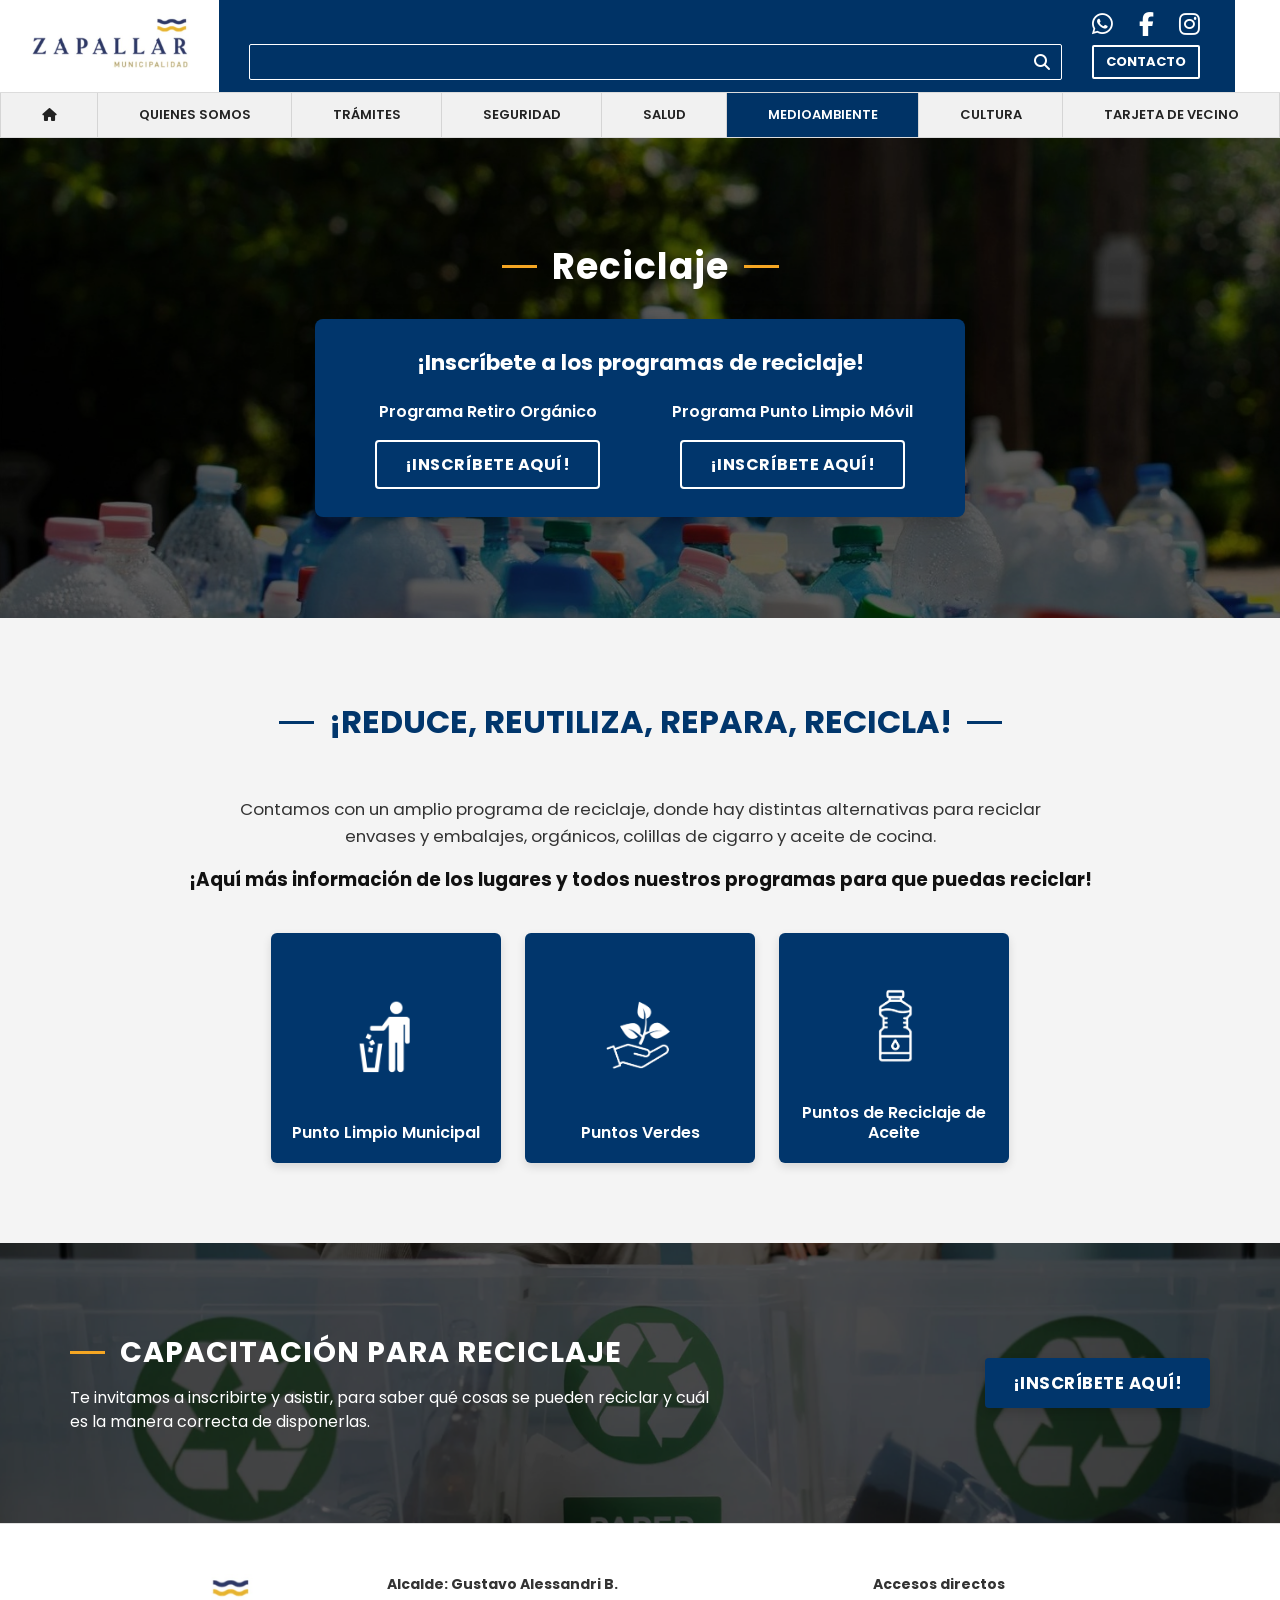
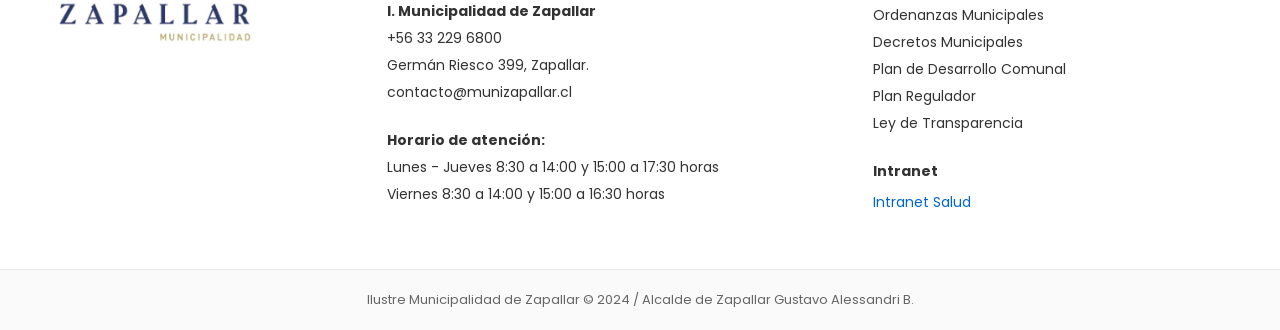
<file: reciclaje.html>
<!DOCTYPE html>
<html lang="es">
<head>
    <meta charset="UTF-8">
    <meta name="viewport" content="width=device-width, initial-scale=1.0">
    <title>Municipalidad de Zapallar - Reciclaje</title>
    <!-- Google Fonts: Poppins -->
    <link rel="preconnect" href="https://fonts.googleapis.com">
    <link rel="preconnect" href="https://fonts.gstatic.com" crossorigin>
    <link href="https://fonts.googleapis.com/css2?family=Poppins:wght@400;600;700;800&display=swap" rel="stylesheet">
    <!-- FontAwesome para iconos generales del header -->
    <link rel="stylesheet" href="https://cdnjs.cloudflare.com/ajax/libs/font-awesome/6.4.0/css/all.min.css">
    <!-- Archivo de estilos CSS externo -->
    <link rel="stylesheet" href="styles.css">
</head>
<body>

    <!-- ==================== HEADER ==================== -->
    <header>
        <div class="header-container">
            <div class="header-logo">
                <img src="imagen_munizapallar/creditos_zapallar.jpg" alt="Ilustre Municipalidad de Zapallar">
            </div>
            
            <div class="header-blue-section">
                <div class="social-icons">
                    <a href="#" aria-label="WhatsApp"><i class="fa-brands fa-whatsapp"></i></a>
                    <a href="https://www.facebook.com/municipalidadzapallar" target="_blank" aria-label="Facebook"><i class="fa-brands fa-facebook-f"></i></a>
                    <a href="#" aria-label="Instagram"><i class="fa-brands fa-instagram"></i></a>
                </div>

                <div class="header-search">
                    <input type="text" id="searchInput" placeholder="">
                    <i class="fa-solid fa-magnifying-glass" id="searchBtn"></i>
                </div>

                <a href="contacto.html" class="btn-contacto">CONTACTO</a>
            </div>
            
            <div class="header-right-spacer"></div>
        </div>

        <nav class="header-nav">
            <ul>
                <li><a href="index.html" aria-label="Inicio"><i class="fa-solid fa-house"></i></a></li>
                <li class="dropdown">
                    <a href="quienes_somos.html">QUIENES SOMOS</a>
                    <ul class="dropdown-menu">
                        <li><a href="dep_municipales.html">DEP. MUNICIPALES</a></li>
                    </ul>
                </li>
                <li><a href="tramites.html">TRÁMITES</a></li>
                <li><a href="seguridad.html">SEGURIDAD</a></li>
                <li><a href="salud.html">SALUD</a></li>
                <li class="dropdown">
                    <a href="#" class="active">MEDIOAMBIENTE</a>
                    <ul class="dropdown-menu">
                        <li><a href="reciclaje.html" class="active">RECICLAJE</a></li>
                        <li><a href="#">SUSTENTABILIDAD</a></li>
                        <li><a href="#">ÁREAS VERDES</a></li>
                        <li><a href="#">MANTENCIÓN</a></li>
                    </ul>
                </li>
                <li><a href="cultura.html">CULTURA</a></li>
                <li><a href="tarjeta.html">TARJETA DE VECINO</a></li>
            </ul>
        </nav>
    </header>

    <!-- ==================== 1. HERO PORTADA (RECICLAJE) ==================== -->
    <section class="tarjeta-hero">
        <!-- Espacio reservado para la imagen de portada de Reciclaje -->
        <img src="imagen_munizapallar/reciclaje1.jpg" alt="Reciclaje Ilustre Municipalidad de Zapallar" class="tarjeta-hero-img">
        
        <div class="tarjeta-hero-overlay">
            <!-- Título Hero con guiones decorativos -->
            <div class="tarjeta-hero-title">
                <span class="dash" style="background-color: #f5a623;"></span>
                <h1>Reciclaje</h1>
                <span class="dash" style="background-color: #f5a623;"></span>
            </div>

            <!-- Caja Azul de llamado a la acción (Programas de Reciclaje) -->
            <div class="tarjeta-hero-box" style="max-width: 650px;">
                <p style="font-size: 1.35rem; font-weight: 700;">¡Inscríbete a los programas de reciclaje!</p>
                <div class="emergencia-cols" style="width: 100%;">
                    <!-- Programa 1 -->
                    <div class="emergencia-col">
                        <span style="font-weight: 600; font-size: 1rem; margin-bottom: 6px;">Programa Retiro Orgánico</span>
                        <a href="https://docs.google.com/forms/d/e/1FAIpQLSf1Ll5QUI8aMPc5wcCRrwHkfj4ArBzX6A24ORMz02JEopd_gg/viewform" class="btn-tarjeta-cta">¡INSCRÍBETE AQUÍ!</a>
                    </div>
                    <!-- Programa 2 -->
                    <div class="emergencia-col">
                        <span style="font-weight: 600; font-size: 1rem; margin-bottom: 6px;">Programa Punto Limpio Móvil</span>
                        <a href="https://docs.google.com/forms/d/e/1FAIpQLSeBra8COqT-Om-TQlPySChqMYSHqlUj6y5s9BPRO5CWpvmgjg/viewform" class="btn-tarjeta-cta">¡INSCRÍBETE AQUÍ!</a>
                    </div>
                </div>
            </div>
        </div>
    </section>

    <!-- ==================== CONTENIDO PRINCIPAL ==================== -->
    <main class="main-container">

        <!-- ==================== 2. SECCIÓN: ¡REDUCE, REUTILIZA, REPARA, RECICLA! ==================== -->
        <section class="salud-seccion">
            <div class="section-title-container">
                <span class="dash"></span>
                <h2>¡Reduce, reutiliza, repara, recicla!</h2>
                <span class="dash"></span>
            </div>

            <p class="salud-intro-text">
                Contamos con un amplio programa de reciclaje, donde hay distintas alternativas para reciclar envases y embalajes, orgánicos, colillas de cigarro y aceite de cocina.
            </p>

            <p class="salud-bajada-text">
                ¡Aquí más información de los lugares y todos nuestros programas para que puedas reciclar!
            </p>

            <!-- Grilla de Tarjetas: 3 Tarjetas centradas -->
            <div class="salud-grid">
                <!-- Tarjeta 1: Punto Limpio Municipal -->
                <a href="#" class="salud-card">
                    <div class="salud-card-icon">
                        <!-- Espacio reservado para imagen/ícono placeholder -->
                        <img src="imagen_munizapallar/reciclaje3.png" alt="Punto Limpio Municipal">
                    </div>
                    <span class="salud-card-title">Punto Limpio Municipal</span>
                </a>

                <!-- Tarjeta 2: Puntos Verdes -->
                <a href="#" class="salud-card">
                    <div class="salud-card-icon">
                        <!-- Espacio reservado para imagen/ícono placeholder -->
                        <img src="imagen_munizapallar/reciclaje4.png" alt="Puntos Verdes">
                    </div>
                    <span class="salud-card-title">Puntos Verdes</span>
                </a>

                <!-- Tarjeta 3: Puntos de Reciclaje de Aceite -->
                <a href="#" class="salud-card">
                    <div class="salud-card-icon">
                        <!-- Espacio reservado para imagen/ícono placeholder -->
                        <img src="imagen_munizapallar/reciclaje5.png" alt="Puntos de Reciclaje de Aceite">
                    </div>
                    <span class="salud-card-title">Puntos de Reciclaje de Aceite</span>
                </a>
            </div>
        </section>

    </main>

    <!-- ==================== 3. BANNER: CAPACITACIÓN PARA RECICLAJE ==================== -->
    <section class="tarjeta-hero" style="min-height: 280px; margin-bottom: 0;">
        <!-- Espacio reservado para la imagen de fondo de Capacitación -->
        <img src="imagen_munizapallar/reciclaje2.png" alt="Capacitación para Reciclaje" class="tarjeta-hero-img">
        
        <div class="tarjeta-hero-overlay" style="max-width: 1200px; width: 100%; padding: 40px 30px; display: flex; justify-content: space-between; align-items: center; gap: 40px; flex-wrap: wrap;">
            <!-- Bloque Izquierdo: Título y Bajada explicativa -->
            <div style="max-width: 650px; text-align: left;">
                <div class="tarjeta-hero-title" style="margin-bottom: 12px; justify-content: flex-start;">
                    <span class="dash" style="background-color: #f5a623;"></span>
                    <h2 style="font-family: 'Poppins', sans-serif; font-size: 1.8rem; font-weight: 700; color: #ffffff; margin: 0; text-transform: uppercase;">Capacitación para reciclaje</h2>
                </div>
                <p style="font-family: 'Poppins', sans-serif; font-size: 1rem; line-height: 1.5; color: #ffffff; margin: 0;">
                    Te invitamos a inscribirte y asistir, para saber qué cosas se pueden reciclar y cuál es la manera correcta de disponerlas.
                </p>
            </div>

            <!-- Bloque Derecho: Botón CTA -->
            <div>
                <a href="#" class="btn-tarjeta-cta-solido" style="padding: 12px 28px; white-space: nowrap;">¡INSCRÍBETE AQUÍ!</a>
            </div>
        </div>
    </section>

    <!-- ==================== FOOTER ==================== -->
    <footer class="site-footer">
        <div class="footer-container">
            <div class="footer-logo-col">
                <img src="imagen_munizapallar/creditos_zapallar.jpg" alt="Municipalidad de Zapallar">
            </div>

            <div class="footer-col footer-info-col">
                <p><strong>Alcalde: Gustavo Alessandri B.</strong></p>
                <p><strong>I. Municipalidad de Zapallar</strong></p>
                <p>+56 33 229 6800</p>
                <p>Germán Riesco 399, Zapallar.</p>
                <p>contacto@munizapallar.cl</p>
                <br>
                <p><strong>Horario de atención:</strong></p>
                <p>Lunes - Jueves 8:30 a 14:00 y 15:00 a 17:30 horas</p>
                <p>Viernes 8:30 a 14:00 y 15:00 a 16:30 horas</p>
            </div>

            <div class="footer-col footer-links-col">
                <p><strong>Accesos directos</strong></p>
                <ul>
                    <li><a href="#">Ordenanzas Municipales</a></li>
                    <li><a href="#">Decretos Municipales</a></li>
                    <li><a href="#">Plan de Desarrollo Comunal</a></li>
                    <li><a href="#">Plan Regulador</a></li>
                    <li><a href="#">Ley de Transparencia</a></li>
                </ul>
                <br>
                <p><strong>Intranet</strong></p>
                <ul>
                    <li><a href="#" class="intranet-link">Intranet Salud</a></li>
                </ul>
            </div>
        </div>

        <div class="footer-bottom">
            <p>Ilustre Municipalidad de Zapallar © 2024 / Alcalde de Zapallar Gustavo Alessandri B.</p>
        </div>
    </footer>

    <script src="script.js"></script>
</body>
</html>
</file>
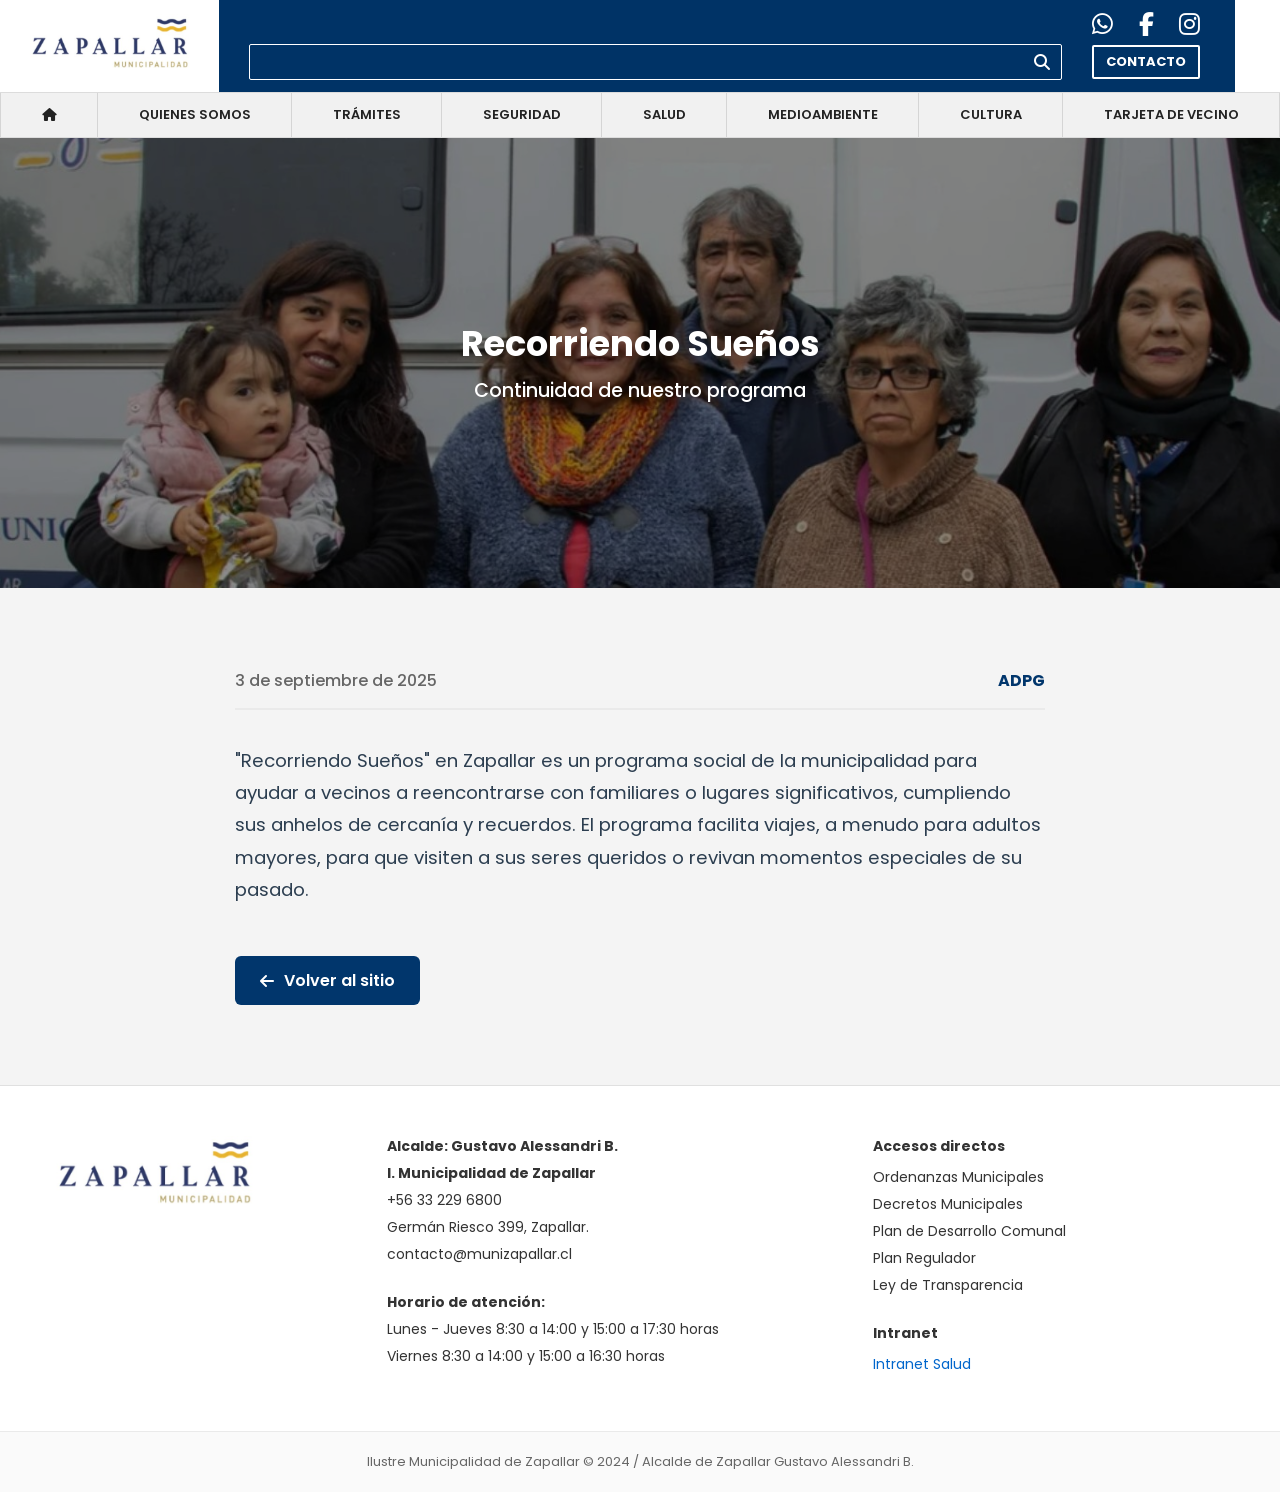
<file: recorriendosueños.html>
<!DOCTYPE html>
<html lang="es">
<head>
    <meta charset="UTF-8">
    <meta name="viewport" content="width=device-width, initial-scale=1.0">
    <title>Recorriendo Sueños - Municipalidad de Zapallar</title>
    <!-- Google Fonts: Poppins -->
    <link rel="preconnect" href="https://fonts.googleapis.com">
    <link rel="preconnect" href="https://fonts.gstatic.com" crossorigin>
    <link href="https://fonts.googleapis.com/css2?family=Poppins:wght@400;500;600;700;800&display=swap" rel="stylesheet">
    <!-- FontAwesome para los iconos -->
    <link rel="stylesheet" href="https://cdnjs.cloudflare.com/ajax/libs/font-awesome/6.4.0/css/all.min.css">
    <!-- Archivo de estilos CSS externo -->
    <link rel="stylesheet" href="styles.css">
</head>
<body>

    <!-- ==================== HEADER ==================== -->
    <header>
        <div class="header-container">
            <div class="header-logo">
                <img src="imagen_munizapallar/creditos_zapallar.jpg" alt="Ilustre Municipalidad de Zapallar">
            </div>
            
            <div class="header-blue-section">
                <div class="social-icons">
                    <a href="#" aria-label="WhatsApp"><i class="fa-brands fa-whatsapp"></i></a>
                    <a href="#" aria-label="Facebook"><i class="fa-brands fa-facebook-f"></i></a>
                    <a href="#" aria-label="Instagram"><i class="fa-brands fa-instagram"></i></a>
                </div>

                <div class="header-search">
                    <input type="text" id="searchInput" placeholder="">
                    <i class="fa-solid fa-magnifying-glass" id="searchBtn"></i>
                </div>

                <a href="contacto.html" class="btn-contacto">CONTACTO</a>
            </div>
            
            <div class="header-right-spacer"></div>
        </div>

        <nav class="header-nav">
    <ul>
        <li><a href="index.html" aria-label="Inicio"><i class="fa-solid fa-house"></i></a></li>
        <li class="dropdown">
            <a href="quienes_somos.html">QUIENES SOMOS</a>
            <ul class="dropdown-menu">
                <li><a href="dep_municipales.html">DEP. MUNICIPALES</a></li>
            </ul>
        </li>
        <li><a href="tramites.html">TRÁMITES</a></li>
        <li><a href="seguridad.html">SEGURIDAD</a></li>
        <li><a href="salud.html">SALUD</a></li>
                <li class="dropdown">
            <a href="#">MEDIOAMBIENTE</a>
            <ul class="dropdown-menu">
                <li><a href="reciclaje.html">RECICLAJE</a></li>
                <li><a href="#">SUSTENTABILIDAD</a></li>
                <li><a href="#">ÁREAS VERDES</a></li>
                <li><a href="#">MANTENCIÓN</a></li>
            </ul>
        </li>
        <li><a href="cultura.html">CULTURA</a></li>
        <li><a href="tarjeta.html">TARJETA DE VECINO</a></li>
    </ul>
</nav>
    </header>

    <!-- ==================== HERO PORTADA CON IMAGEN REAL ==================== -->
    <section class="noticia-hero">
        <img src="imagen_munizapallar/recorriendo_sueños.jpg" alt="Recorriendo Sueños" class="noticia-hero-img">
        <div class="noticia-hero-overlay">
            <h1>Recorriendo Sueños</h1>
            <p style="font-family: 'Poppins', sans-serif; font-size: 1.2rem; margin-top: 10px; font-weight: 500;">Continuidad de nuestro programa</p>
        </div>
    </section>

    <!-- ==================== CONTENIDO DETALLE ==================== -->
    <main class="main-container">
        <article class="noticia-detalle-container">
            <div class="noticia-meta-info">
                <span>3 de septiembre de 2025</span>
                <span class="noticia-tag-imz">ADPG</span>
            </div>

            <div class="noticia-cuerpo">
                <p>"Recorriendo Sueños" en Zapallar es un programa social de la municipalidad para ayudar a vecinos a reencontrarse con familiares o lugares significativos, cumpliendo sus anhelos de cercanía y recuerdos. El programa facilita viajes, a menudo para adultos mayores, para que visiten a sus seres queridos o revivan momentos especiales de su pasado.</p>
            </div>

            <div class="noticia-volver" style="margin-top: 50px; display: flex; justify-content: space-between; align-items: center;">
                <a href="index.html" class="btn-volver"><i class="fa-solid fa-arrow-left"></i> Volver al sitio</a>
            </div>
        </article>
    </main>

    <!-- ==================== FOOTER ==================== -->
    <footer class="site-footer">
        <div class="footer-container">
            <div class="footer-logo-col">
                <img src="imagen_munizapallar/creditos_zapallar.jpg" alt="Municipalidad de Zapallar">
            </div>

            <div class="footer-col footer-info-col">
                <p><strong>Alcalde: Gustavo Alessandri B.</strong></p>
                <p><strong>I. Municipalidad de Zapallar</strong></p>
                <p>+56 33 229 6800</p>
                <p>Germán Riesco 399, Zapallar.</p>
                <p>contacto@munizapallar.cl</p>
                <br>
                <p><strong>Horario de atención:</strong></p>
                <p>Lunes - Jueves 8:30 a 14:00 y 15:00 a 17:30 horas</p>
                <p>Viernes 8:30 a 14:00 y 15:00 a 16:30 horas</p>
            </div>

            <div class="footer-col footer-links-col">
                <p><strong>Accesos directos</strong></p>
                <ul>
                    <li><a href="#">Ordenanzas Municipales</a></li>
                    <li><a href="#">Decretos Municipales</a></li>
                    <li><a href="#">Plan de Desarrollo Comunal</a></li>
                    <li><a href="#">Plan Regulador</a></li>
                    <li><a href="#">Ley de Transparencia</a></li>
                </ul>
                <br>
                <p><strong>Intranet</strong></p>
                <ul>
                    <li><a href="#" class="intranet-link">Intranet Salud</a></li>
                </ul>
            </div>
        </div>

        <div class="footer-bottom">
            <p>Ilustre Municipalidad de Zapallar © 2024 / Alcalde de Zapallar Gustavo Alessandri B.</p>
        </div>
    </footer>
</body>
</html>
</file>
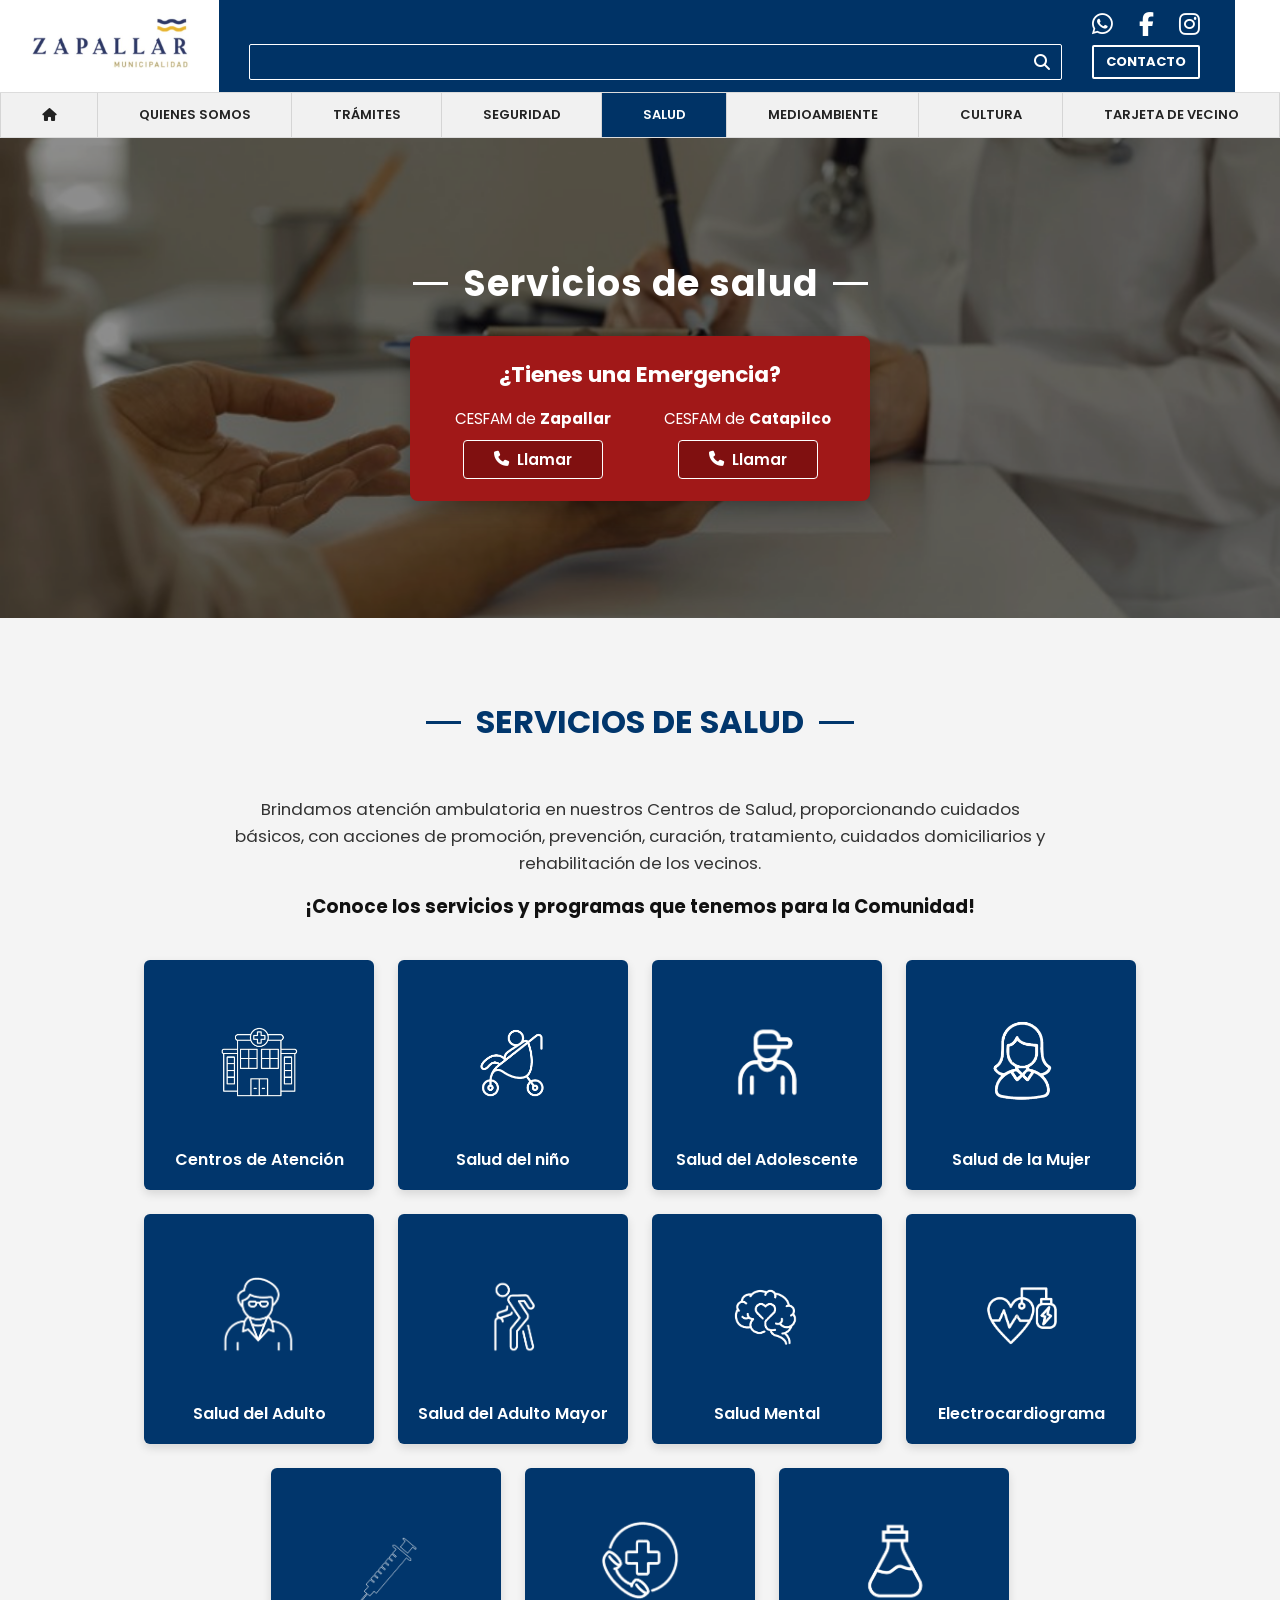
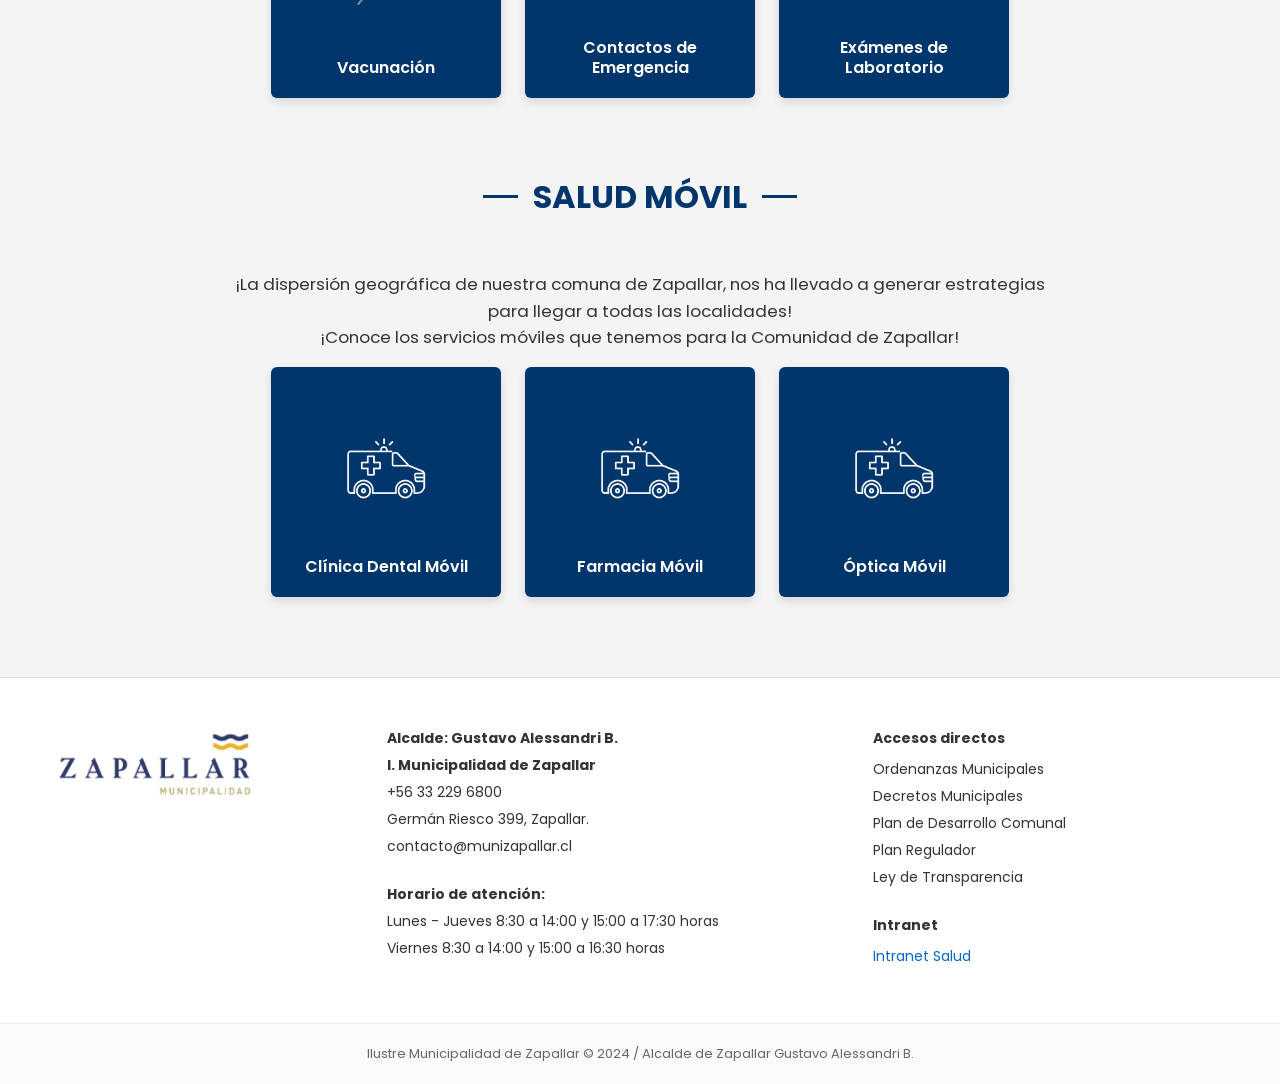
<file: salud.html>
<!DOCTYPE html>
<html lang="es">
<head>
    <meta charset="UTF-8">
    <meta name="viewport" content="width=device-width, initial-scale=1.0">
    <title>Municipalidad de Zapallar - Servicios de Salud</title>
    <!-- Google Fonts: Poppins -->
    <link rel="preconnect" href="https://fonts.googleapis.com">
    <link rel="preconnect" href="https://fonts.gstatic.com" crossorigin>
    <link href="https://fonts.googleapis.com/css2?family=Poppins:wght@400;600;700;800&display=swap" rel="stylesheet">
    <!-- FontAwesome para iconos generales del header y placeholders -->
    <link rel="stylesheet" href="https://cdnjs.cloudflare.com/ajax/libs/font-awesome/6.4.0/css/all.min.css">
    <!-- Archivo de estilos CSS externo -->
    <link rel="stylesheet" href="styles.css">
</head>
<body>

    <!-- ==================== HEADER (ESTÁNDAR REUTILIZABLE) ==================== -->
    <header>
        <div class="header-container">
            <!-- Bloque izquierdo con el logo -->
            <div class="header-logo">
                <img src="imagen_munizapallar/creditos_zapallar.jpg" alt="Ilustre Municipalidad de Zapallar">
            </div>
            
            <!-- Bloque azul central con redes sociales, buscador y contacto -->
            <div class="header-blue-section">
                <!-- Redes sociales -->
                <div class="social-icons">
                    <a href="#" aria-label="WhatsApp"><i class="fa-brands fa-whatsapp"></i></a>
                    <a href="https://www.facebook.com/municipalidadzapallar" target="_blank" aria-label="Facebook"><i class="fa-brands fa-facebook-f"></i></a>
                    <a href="#" aria-label="Instagram"><i class="fa-brands fa-instagram"></i></a>
                </div>

                <!-- Barra de búsqueda -->
                <div class="header-search">
                    <input type="text" id="searchInput" placeholder="">
                    <i class="fa-solid fa-magnifying-glass" id="searchBtn"></i>
                </div>

                <!-- Botón de contacto -->
                <a href="contacto.html" class="btn-contacto">CONTACTO</a>
            </div>
            
            <!-- Espacio en blanco derecho -->
            <div class="header-right-spacer"></div>
        </div>

        <!-- Barra de navegación con SALUD activo -->
        <nav class="header-nav">
    <ul>
        <li><a href="index.html" aria-label="Inicio"><i class="fa-solid fa-house"></i></a></li>
        <li class="dropdown">
            <a href="quienes_somos.html">QUIENES SOMOS</a>
            <ul class="dropdown-menu">
                <li><a href="dep_municipales.html">DEP. MUNICIPALES</a></li>
            </ul>
        </li>
        <li><a href="tramites.html" >TRÁMITES</a></li>
        <li><a href="seguridad.html">SEGURIDAD</a></li>
        <li><a href="salud.html" class="active">SALUD</a></li>
                <li class="dropdown">
            <a href="#">MEDIOAMBIENTE</a>
            <ul class="dropdown-menu">
                <li><a href="reciclaje.html">RECICLAJE</a></li>
                <li><a href="#">SUSTENTABILIDAD</a></li>
                <li><a href="#">ÁREAS VERDES</a></li>
                <li><a href="#">MANTENCIÓN</a></li>
            </ul>
        </li>
        <li><a href="cultura.html">CULTURA</a></li>
        <li><a href="tarjeta.html">TARJETA DE VECINO</a></li>
    </ul>
</nav>

    </header>

    <!-- ==================== HERO PORTADA (SERVICIOS DE SALUD) ==================== -->
    <section class="salud-hero">
        <!-- Espacio reservado para la imagen de portada de Salud (puedes reemplazar la ruta según desees) -->
        <img src="imagen_munizapallar/salud_1.png" alt="Servicios de Salud" class="salud-hero-img">
        
        <div class="salud-hero-overlay">
            <!-- Título Hero con guiones -->
            <div class="salud-hero-title">
                <span class="dash"></span>
                <h1>Servicios de salud</h1>
                <span class="dash"></span>
            </div>

            <!-- Caja de Emergencia (Callout prioritario de contacto directo) -->
            <div class="emergencia-box">
                <h2>¿Tienes una Emergencia?</h2>
                <div class="emergencia-cols">
                    <!-- Columna CESFAM Zapallar -->
                    <div class="emergencia-col">
                        <span>CESFAM de <strong>Zapallar</strong></span>
                        <a href="tel:+56332296880" class="btn-emergencia-llamar">
                            <i class="fa-solid fa-phone"></i> Llamar
                        </a>
                    </div>
                    <!-- Columna CESFAM Catapilco -->
                    <div class="emergencia-col">
                        <span>CESFAM de <strong>Catapilco</strong></span>
                        <a href="tel:+56332296880" class="btn-emergencia-llamar">
                            <i class="fa-solid fa-phone"></i> Llamar
                        </a>
                    </div>
                </div>
            </div>
        </div>
    </section>

    <!-- ==================== CONTENIDO PRINCIPAL ==================== -->
    <main class="main-container">
        
        <!-- ==================== SECCIÓN 1: SERVICIOS DE SALUD ==================== -->
        <section class="salud-seccion">
            <div class="section-title-container">
                <span class="dash"></span>
                <h2>SERVICIOS DE SALUD</h2>
                <span class="dash"></span>
            </div>

            <p class="salud-intro-text">
                Brindamos atención ambulatoria en nuestros Centros de Salud, proporcionando cuidados básicos, con acciones de promoción, prevención, curación, tratamiento, cuidados domiciliarios y rehabilitación de los vecinos.
            </p>

            <p class="salud-bajada-text">
                ¡Conoce los servicios y programas que tenemos para la Comunidad!
            </p>

            <!-- Grilla de Tarjetas: 11 Tarjetas organizadas (4 en fila 1, 4 en fila 2, 3 centradas en fila 3) -->
            <div class="salud-grid">
                
                <!-- Tarjeta 1: Centros de Atención -->
                <a href="#" class="salud-card">
                    <div class="salud-card-icon">
                        <!-- ESPACIO RESERVADO PARA TU IMAGEN / ÍCONO:
                             Ejemplo: <img src="imagen_munizapallar/tu_icono.png" alt="Centros de Atención"> -->
                        <img src="imagen_munizapallar/salud1.jpg" alt="Centros de Atención" class="salud-card-img">
                    </div>
                    <span class="salud-card-title">Centros de Atención</span>
                </a>

                <!-- Tarjeta 2: Salud del niño -->
                <a href="#" class="salud-card">
                    <div class="salud-card-icon">
                        <!-- ESPACIO RESERVADO PARA TU IMAGEN / ÍCONO -->
                        <img src="imagen_munizapallar/salud2.png" alt="Salud del niño" class="salud-card-img">
                    </div>
                    <span class="salud-card-title">Salud del niño</span>
                </a>

                <!-- Tarjeta 3: Salud del Adolescente -->
                <a href="#" class="salud-card">
                    <div class="salud-card-icon">
                        <!-- ESPACIO RESERVADO PARA TU IMAGEN / ÍCONO -->
                        <img src="imagen_munizapallar/salud3.png" alt="Salud del Adolescente" class="salud-card-img">
                    </div>
                    <span class="salud-card-title">Salud del Adolescente</span>
                </a>

                <!-- Tarjeta 4: Salud de la Mujer -->
                <a href="#" class="salud-card">
                    <div class="salud-card-icon">
                        <!-- ESPACIO RESERVADO PARA TU IMAGEN / ÍCONO -->
                        <img src="imagen_munizapallar/salud4.png" alt="Salud de la Mujer" class="salud-card-img">
                    </div>
                    <span class="salud-card-title">Salud de la Mujer</span>
                </a>

                <!-- Tarjeta 5: Salud del Adulto -->
                <a href="#" class="salud-card">
                    <div class="salud-card-icon">
                        <!-- ESPACIO RESERVADO PARA TU IMAGEN / ÍCONO -->
                        <img src="imagen_munizapallar/salud5.png" alt="Salud del Adulto" class="salud-card-img">
                    </div>
                    <span class="salud-card-title">Salud del Adulto</span>
                </a>

                <!-- Tarjeta 6: Salud del Adulto Mayor -->
                <a href="#" class="salud-card">
                    <div class="salud-card-icon">
                        <!-- ESPACIO RESERVADO PARA TU IMAGEN / ÍCONO -->
                        <img src="imagen_munizapallar/salud6.png" alt="Salud del Adulto Mayor" class="salud-card-img">
                    </div>
                    <span class="salud-card-title">Salud del Adulto Mayor</span>
                </a>

                <!-- Tarjeta 7: Salud Mental -->
                <a href="#" class="salud-card">
                    <div class="salud-card-icon">
                        <!-- ESPACIO RESERVADO PARA TU IMAGEN / ÍCONO -->
                        <img src="imagen_munizapallar/salud7.png" alt="Salud Mental" class="salud-card-img">
                    </div>
                    <span class="salud-card-title">Salud Mental</span>
                </a>

                <!-- Tarjeta 8: Electrocardiograma -->
                <a href="#" class="salud-card">
                    <div class="salud-card-icon">
                        <!-- ESPACIO RESERVADO PARA TU IMAGEN / ÍCONO -->
                        <img src="imagen_munizapallar/salud8.png" alt="Electrocardiograma" class="salud-card-img">
                    </div>
                    <span class="salud-card-title">Electrocardiograma</span>
                </a>

                <!-- Tarjeta 9: Vacunación -->
                <a href="#" class="salud-card">
                    <div class="salud-card-icon">
                        <!-- ESPACIO RESERVADO PARA TU IMAGEN / ÍCONO -->
                        <img src="imagen_munizapallar/salud9.png" alt="Vacunación" class="salud-card-img">
                    </div>
                    <span class="salud-card-title">Vacunación</span>
                </a>

                <!-- Tarjeta 10: Contactos de Emergencia -->
                <a href="#" class="salud-card">
                    <div class="salud-card-icon">
                        <!-- ESPACIO RESERVADO PARA TU IMAGEN / ÍCONO -->
                        <img src="imagen_munizapallar/salud10.png" alt="Contactos de Emergencia" class="salud-card-img">
                    </div>
                    <span class="salud-card-title">Contactos de Emergencia</span>
                </a>

                <!-- Tarjeta 11: Exámenes de Laboratorio -->
                <a href="#" class="salud-card">
                    <div class="salud-card-icon">
                        <!-- ESPACIO RESERVADO PARA TU IMAGEN / ÍCONO -->
                        <img src="imagen_munizapallar/salud11.png" alt="Exámenes de Laboratorio" class="salud-card-img">
                    </div>
                    <span class="salud-card-title">Exámenes de Laboratorio</span>
                </a>

            </div>
        </section>

        <!-- ==================== SECCIÓN 2: SALUD MÓVIL ==================== -->
        <section class="salud-seccion">
            <div class="section-title-container">
                <span class="dash"></span>
                <h2>SALUD MÓVIL</h2>
                <span class="dash"></span>
            </div>

            <p class="salud-intro-text">
                ¡La dispersión geográfica de nuestra comuna de Zapallar, nos ha llevado a generar estrategias para llegar a todas las localidades!<br>
                ¡Conoce los servicios móviles que tenemos para la Comunidad de Zapallar!
            </p>

            <!-- Grilla de Tarjetas Salud Móvil (3 tarjetas centradas) -->
            <div class="salud-grid">
                
                <!-- Tarjeta 1: Clínica Dental Móvil -->
                <a href="#" class="salud-card">
                    <div class="salud-card-icon">
                        <!-- ESPACIO RESERVADO PARA TU IMAGEN / ÍCONO -->
                        <img src="imagen_munizapallar/ambulancia_fono_131.jpg" alt="Clínica Dental Móvil" class="salud-card-img">
                    </div>
                    <span class="salud-card-title">Clínica Dental Móvil</span>
                </a>

                <!-- Tarjeta 2: Farmacia Móvil -->
                <a href="#" class="salud-card">
                    <div class="salud-card-icon">
                        <!-- ESPACIO RESERVADO PARA TU IMAGEN / ÍCONO -->
                        <img src="imagen_munizapallar/ambulancia_fono_131.jpg" alt="Farmacia Móvil" class="salud-card-img">
                    </div>
                    <span class="salud-card-title">Farmacia Móvil</span>
                </a>

                <!-- Tarjeta 3: Óptica Móvil -->
                <a href="#" class="salud-card">
                    <div class="salud-card-icon">
                        <!-- ESPACIO RESERVADO PARA TU IMAGEN / ÍCONO -->
                        <img src="imagen_munizapallar/ambulancia_fono_131.jpg" alt="Óptica Móvil" class="salud-card-img">
                    </div>
                    <span class="salud-card-title">Óptica Móvil</span>
                </a>

            </div>
        </section>

    </main>

    <!-- ==================== FOOTER (PIE DE PÁGINA REUTILIZABLE) ==================== -->
    <footer class="site-footer">
        <div class="footer-container">
            <!-- Columna 1: Logo institucional -->
            <div class="footer-logo-col">
                <img src="imagen_munizapallar/creditos_zapallar.jpg" alt="Municipalidad de Zapallar">
            </div>

            <!-- Columna 2: Contacto e Información -->
            <div class="footer-col footer-info-col">
                <p><strong>Alcalde: Gustavo Alessandri B.</strong></p>
                <p><strong>I. Municipalidad de Zapallar</strong></p>
                <p>+56 33 229 6800</p>
                <p>Germán Riesco 399, Zapallar.</p>
                <p>contacto@munizapallar.cl</p>
                <br>
                <p><strong>Horario de atención:</strong></p>
                <p>Lunes - Jueves 8:30 a 14:00 y 15:00 a 17:30 horas</p>
                <p>Viernes 8:30 a 14:00 y 15:00 a 16:30 horas</p>
            </div>

            <!-- Columna 3: Accesos Directos e Intranet -->
            <div class="footer-col footer-links-col">
                <p><strong>Accesos directos</strong></p>
                <ul>
                    <li><a href="#">Ordenanzas Municipales</a></li>
                    <li><a href="#">Decretos Municipales</a></li>
                    <li><a href="#">Plan de Desarrollo Comunal</a></li>
                    <li><a href="#">Plan Regulador</a></li>
                    <li><a href="#">Ley de Transparencia</a></li>
                </ul>
                <br>
                <p><strong>Intranet</strong></p>
                <ul>
                    <li><a href="#" class="intranet-link">Intranet Salud</a></li>
                </ul>
            </div>
        </div>

        <!-- Franja inferior de derechos -->
        <div class="footer-bottom">
            <p>Ilustre Municipalidad de Zapallar © 2024 / Alcalde de Zapallar Gustavo Alessandri B.</p>
        </div>
    </footer>

    <!-- Archivo de JavaScript externo -->
    <script src="script.js"></script>
</body>
</html>
</file>
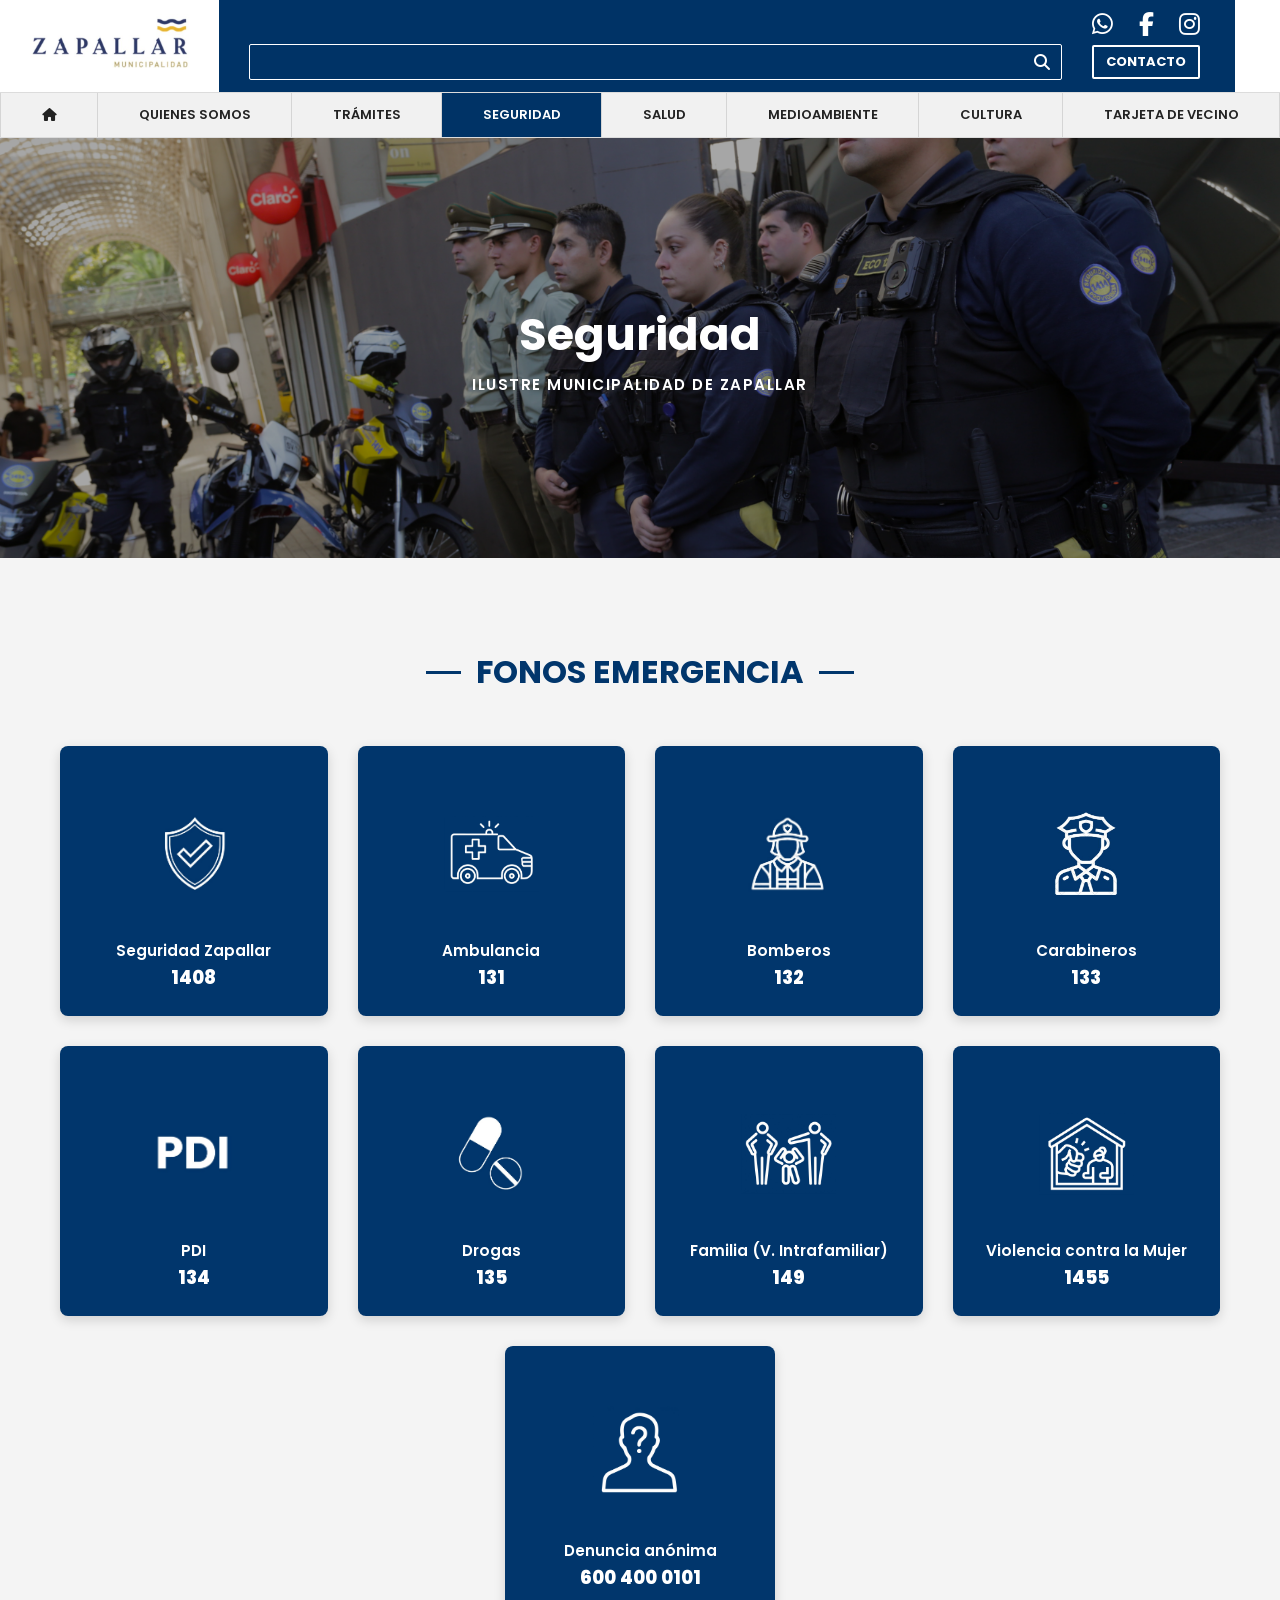
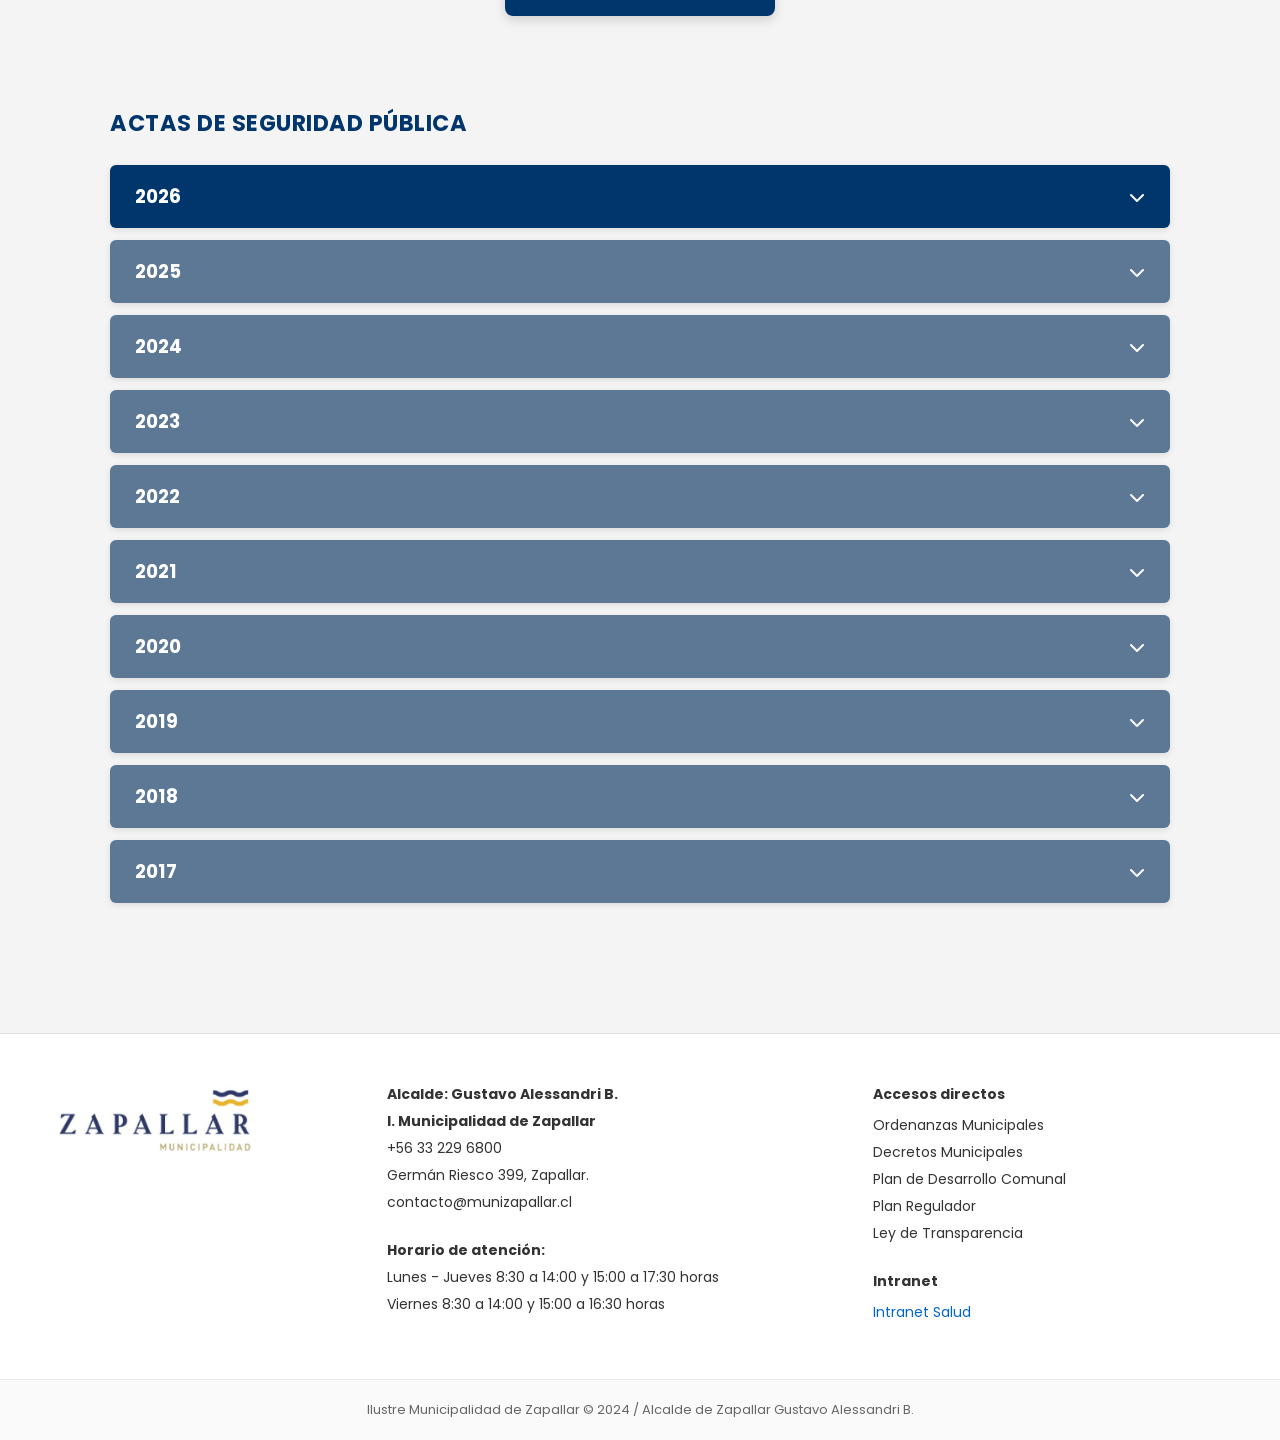
<file: seguridad.html>
<!DOCTYPE html>
<html lang="es">
<head>
    <meta charset="UTF-8">
    <meta name="viewport" content="width=device-width, initial-scale=1.0">
    <title>Municipalidad de Zapallar - Seguridad Pública</title>
    <!-- Google Fonts: Poppins -->
    <link rel="preconnect" href="https://fonts.googleapis.com">
    <link rel="preconnect" href="https://fonts.gstatic.com" crossorigin>
    <link href="https://fonts.googleapis.com/css2?family=Poppins:wght@400;600;700;800&display=swap" rel="stylesheet">
    <!-- FontAwesome para los iconos -->
    <link rel="stylesheet" href="https://cdnjs.cloudflare.com/ajax/libs/font-awesome/6.4.0/css/all.min.css">
    <!-- Archivo de estilos CSS externo -->
    <link rel="stylesheet" href="styles.css">
</head>
<body>

    <!-- ==================== HEADER ==================== -->
    <header>
        <div class="header-container">
            <div class="header-logo">
                <img src="imagen_munizapallar/creditos_zapallar.jpg" alt="Ilustre Municipalidad de Zapallar">
            </div>
            
            <div class="header-blue-section">
                <div class="social-icons">
                    <a href="#" aria-label="WhatsApp"><i class="fa-brands fa-whatsapp"></i></a>
                    <a href="https://www.facebook.com/municipalidadzapallar" target="_blank" aria-label="Facebook"><i class="fa-brands fa-facebook-f"></i></a>
                    <a href="#" aria-label="Instagram"><i class="fa-brands fa-instagram"></i></a>
                </div>

                <div class="header-search">
                    <input type="text" id="searchInput" placeholder="">
                    <i class="fa-solid fa-magnifying-glass" id="searchBtn"></i>
                </div>

                <a href="contacto.html" class="btn-contacto">CONTACTO</a>
            </div>
            
            <div class="header-right-spacer"></div>
        </div>

        <nav class="header-nav">
    <ul>
        <li><a href="index.html" aria-label="Inicio"><i class="fa-solid fa-house"></i></a></li>
        <li class="dropdown">
            <a href="quienes_somos.html">QUIENES SOMOS</a>
            <ul class="dropdown-menu">
                <li><a href="dep_municipales.html">DEP. MUNICIPALES</a></li>
            </ul>
        </li>
        <li><a href="tramites.html" >TRÁMITES</a></li>
        <li><a href="seguridad.html" class="active">SEGURIDAD</a></li>
        <li><a href="salud.html">SALUD</a></li>
                <li class="dropdown">
            <a href="#">MEDIOAMBIENTE</a>
            <ul class="dropdown-menu">
                <li><a href="reciclaje.html">RECICLAJE</a></li>
                <li><a href="#">SUSTENTABILIDAD</a></li>
                <li><a href="#">ÁREAS VERDES</a></li>
                <li><a href="#">MANTENCIÓN</a></li>
            </ul>
        </li>
        <li><a href="cultura.html">CULTURA</a></li>
        <li><a href="tarjeta.html">TARJETA DE VECINO</a></li>
    </ul>
</nav>

    </header>

    <!-- ==================== HERO PORTADA (Seguridad) ==================== -->
    <section class="seguridad-hero">
        <img src="imagen_munizapallar/seguridad.jpg" alt="Seguridad Municipalidad de Zapallar" class="seguridad-hero-img">
        <div class="seguridad-hero-overlay">
            <h1>Seguridad</h1>
            <p>ILUSTRE MUNICIPALIDAD DE ZAPALLAR</p>
        </div>
    </section>

    <!-- ==================== CONTENIDO PRINCIPAL: SEGURIDAD ==================== -->
    <main class="main-container">
        
        <!-- ==================== SECCIÓN: FONOS EMERGENCIA ==================== -->
        <section class="fonos-emergencia-section">
            <div class="section-title-container">
                <span class="dash"></span>
                <h2>Fonos emergencia</h2>
                <span class="dash"></span>
            </div>

            <div class="fonos-grid">
                <!-- Tarjeta 1: Seguridad Zapallar -->
                <a href="#" class="fono-card">
                    <div class="fono-icon">
                        <img src="imagen_munizapallar/seguridad_fono_1408.jpg" alt="Seguridad Zapallar">
                    </div>
                    <div class="fono-text">
                        <span class="fono-title">Seguridad Zapallar</span>
                        <span class="fono-number">1408</span>
                    </div>
                </a>

                <!-- Tarjeta 2: Ambulancia -->
                <a href="#" class="fono-card">
                    <div class="fono-icon">
                        <img src="imagen_munizapallar/ambulancia_fono_131.jpg" alt="Ambulancia">
                    </div>
                    <div class="fono-text">
                        <span class="fono-title">Ambulancia</span>
                        <span class="fono-number">131</span>
                    </div>
                </a>

                <!-- Tarjeta 3: Bomberos -->
                <a href="#" class="fono-card">
                    <div class="fono-icon">
                        <img src="imagen_munizapallar/bomberos_fono_132.jpg" alt="Bomberos">
                    </div>
                    <div class="fono-text">
                        <span class="fono-title">Bomberos</span>
                        <span class="fono-number">132</span>
                    </div>
                </a>

                <!-- Tarjeta 4: Carabineros -->
                <a href="#" class="fono-card">
                    <div class="fono-icon">
                        <img src="imagen_munizapallar/carabineros_fono_133.jpg" alt="Carabineros">
                    </div>
                    <div class="fono-text">
                        <span class="fono-title">Carabineros</span>
                        <span class="fono-number">133</span>
                    </div>
                </a>

                <!-- Tarjeta 5: PDI -->
                <a href="#" class="fono-card">
                    <div class="fono-icon">
                        <img src="imagen_munizapallar/pdi_134.jpg" alt="PDI">
                    </div>
                    <div class="fono-text">
                        <span class="fono-title">PDI</span>
                        <span class="fono-number">134</span>
                    </div>
                </a>

                <!-- Tarjeta 6: Drogas -->
                <a href="#" class="fono-card">
                    <div class="fono-icon">
                        <img src="imagen_munizapallar/drogas_fono_135.jpg" alt="Drogas">
                    </div>
                    <div class="fono-text">
                        <span class="fono-title">Drogas</span>
                        <span class="fono-number">135</span>
                    </div>
                </a>

                <!-- Tarjeta 7: Familia (V. Intrafamiliar) -->
                <a href="#" class="fono-card">
                    <div class="fono-icon">
                        <img src="imagen_munizapallar/familia_fono_149.jpg" alt="Familia">
                    </div>
                    <div class="fono-text">
                        <span class="fono-title">Familia (V. Intrafamiliar)</span>
                        <span class="fono-number">149</span>
                    </div>
                </a>

                <!-- Tarjeta 8: Violencia contra la Mujer -->
                <a href="#" class="fono-card">
                    <div class="fono-icon">
                        <img src="imagen_munizapallar/violencia_mujer_fono_1455.jpg" alt="Violencia contra la Mujer">
                    </div>
                    <div class="fono-text">
                        <span class="fono-title">Violencia contra la Mujer</span>
                        <span class="fono-number">1455</span>
                    </div>
                </a>

                <!-- Tarjeta 9: Denuncia anónima (Centrada abajo) -->
                <a href="#" class="fono-card fono-card-center">
                    <div class="fono-icon">
                        <img src="imagen_munizapallar/denuncia_anonima_fono.jpg" alt="Denuncia anónima">
                    </div>
                    <div class="fono-text">
                        <span class="fono-title">Denuncia anónima</span>
                        <span class="fono-number">600 400 0101</span>
                    </div>
                </a>
            </div>
        </section>

        <!-- ==================== SECCIÓN: ACTAS DE SEGURIDAD PÚBLICA ==================== -->
        <section class="actas-seguridad-section">
            <h3 class="actas-titulo-principal">ACTAS DE SEGURIDAD PÚBLICA</h3>

            <div class="actas-lista">
                
                <!-- Año 2026 (Principal con los archivos PDF reales integrados) -->
                <div class="acta-item">
                    <button class="acta-bar acta-primary">
                        <span>2026</span>
                        <i class="fa-solid fa-chevron-down acta-arrow"></i>
                    </button>
                    <div class="acta-dropdown-content">
                        <a href="documentos/ACTA_SEGURIDAD_ENERO_2026.pdf" target="_blank" class="mes-row"><span>ENERO</span><i class="fa-solid fa-cloud-arrow-down"></i></a>
                        <a href="documentos/ACTA_SEGURIDAD_FEBRERO_2026.pdf" target="_blank" class="mes-row"><span>FEBRERO</span><i class="fa-solid fa-cloud-arrow-down"></i></a>
                        <a href="documentos/ACTA_SEGURIDAD_MARZO_2026.pdf" target="_blank" class="mes-row"><span>MARZO</span><i class="fa-solid fa-cloud-arrow-down"></i></a>
                        <a href="documentos/ACTA_SEGURIDAD_ABRIL_2026.pdf" target="_blank" class="mes-row"><span>ABRIL</span><i class="fa-solid fa-cloud-arrow-down"></i></a>
                        <a href="documentos/ACTA_SEGURIDAD_PUBLICA_26MAYO_2026.pdf" target="_blank" class="mes-row"><span>MAYO</span><i class="fa-solid fa-cloud-arrow-down"></i></a>
                        <a href="documentos/ACTA_SEGURIDAD_JUNIO_2026.pdf" target="_blank" class="mes-row"><span>JUNIO</span><i class="fa-solid fa-cloud-arrow-down"></i></a>
                        <a href="#" target="_blank" class="mes-row"><span>JULIO</span><i class="fa-solid fa-cloud-arrow-down"></i></a>
                        <a href="#" target="_blank" class="mes-row"><span>AGOSTO</span><i class="fa-solid fa-cloud-arrow-down"></i></a>
                        <a href="#" target="_blank" class="mes-row"><span>SEPTIEMBRE</span><i class="fa-solid fa-cloud-arrow-down"></i></a>
                        <a href="#" target="_blank" class="mes-row"><span>OCTUBRE</span><i class="fa-solid fa-cloud-arrow-down"></i></a>
                        <a href="#" target="_blank" class="mes-row"><span>NOVIEMBRE</span><i class="fa-solid fa-cloud-arrow-down"></i></a>
                        <a href="#" target="_blank" class="mes-row"><span>DICIEMBRE</span><i class="fa-solid fa-cloud-arrow-down"></i></a>
                    </div>
                </div>

                <!-- Años 2025 al 2017 (Secundarios dinámicos) -->
                <script>
                    const anios = [2025, 2024, 2023, 2022, 2021, 2020, 2019, 2018, 2017];
                    const meses = ["ENERO", "FEBRERO", "MARZO", "ABRIL", "MAYO", "JUNIO", "JULIO", "AGOSTO", "SEPTIEMBRE", "OCTUBRE", "NOVIEMBRE", "DICIEMBRE"];
                    
                    document.write(anios.map(anio => `
                        <div class="acta-item">
                            <button class="acta-bar acta-secondary">
                                <span>${anio}</span>
                                <i class="fa-solid fa-chevron-down acta-arrow"></i>
                            </button>
                            <div class="acta-dropdown-content">
                                ${meses.map(mes => `<a href="#" target="_blank" class="mes-row"><span>${mes}</span><i class="fa-solid fa-cloud-arrow-down"></i></a>`).join('')}
                            </div>
                        </div>
                    `).join(''));
                </script>

            </div>
        </section>

    </main>

    <!-- ==================== FOOTER ==================== -->
    <footer class="site-footer">
        <div class="footer-container">
            <div class="footer-logo-col">
                <img src="imagen_munizapallar/creditos_zapallar.jpg" alt="Municipalidad de Zapallar">
            </div>

            <div class="footer-col footer-info-col">
                <p><strong>Alcalde: Gustavo Alessandri B.</strong></p>
                <p><strong>I. Municipalidad de Zapallar</strong></p>
                <p>+56 33 229 6800</p>
                <p>Germán Riesco 399, Zapallar.</p>
                <p>contacto@munizapallar.cl</p>
                <br>
                <p><strong>Horario de atención:</strong></p>
                <p>Lunes - Jueves 8:30 a 14:00 y 15:00 a 17:30 horas</p>
                <p>Viernes 8:30 a 14:00 y 15:00 a 16:30 horas</p>
            </div>

            <div class="footer-col footer-links-col">
                <p><strong>Accesos directos</strong></p>
                <ul>
                    <li><a href="#">Ordenanzas Municipales</a></li>
                    <li><a href="#">Decretos Municipales</a></li>
                    <li><a href="#">Plan de Desarrollo Comunal</a></li>
                    <li><a href="#">Plan Regulador</a></li>
                    <li><a href="#">Ley de Transparencia</a></li>
                </ul>
                <br>
                <p><strong>Intranet</strong></p>
                <ul>
                    <li><a href="#" class="intranet-link">Intranet Salud</a></li>
                </ul>
            </div>
        </div>

        <div class="footer-bottom">
            <p>Ilustre Municipalidad de Zapallar © 2024 / Alcalde de Zapallar Gustavo Alessandri B.</p>
        </div>
    </footer>

    <!-- Script para desplegar los meses al hacer clic -->
    <script>
        document.addEventListener("DOMContentLoaded", function() {
            const actaBars = document.querySelectorAll(".acta-bar");
            actaBars.forEach(bar => {
                bar.addEventListener("click", function() {
                    this.classList.toggle("active");
                    const content = this.nextElementSibling;
                    if (content.style.maxHeight) {
                        content.style.maxHeight = null;
                    } else {
                        content.style.maxHeight = content.scrollHeight + "px";
                    }
                });
            });
        });
    </script>
</body>
</html>
</file>
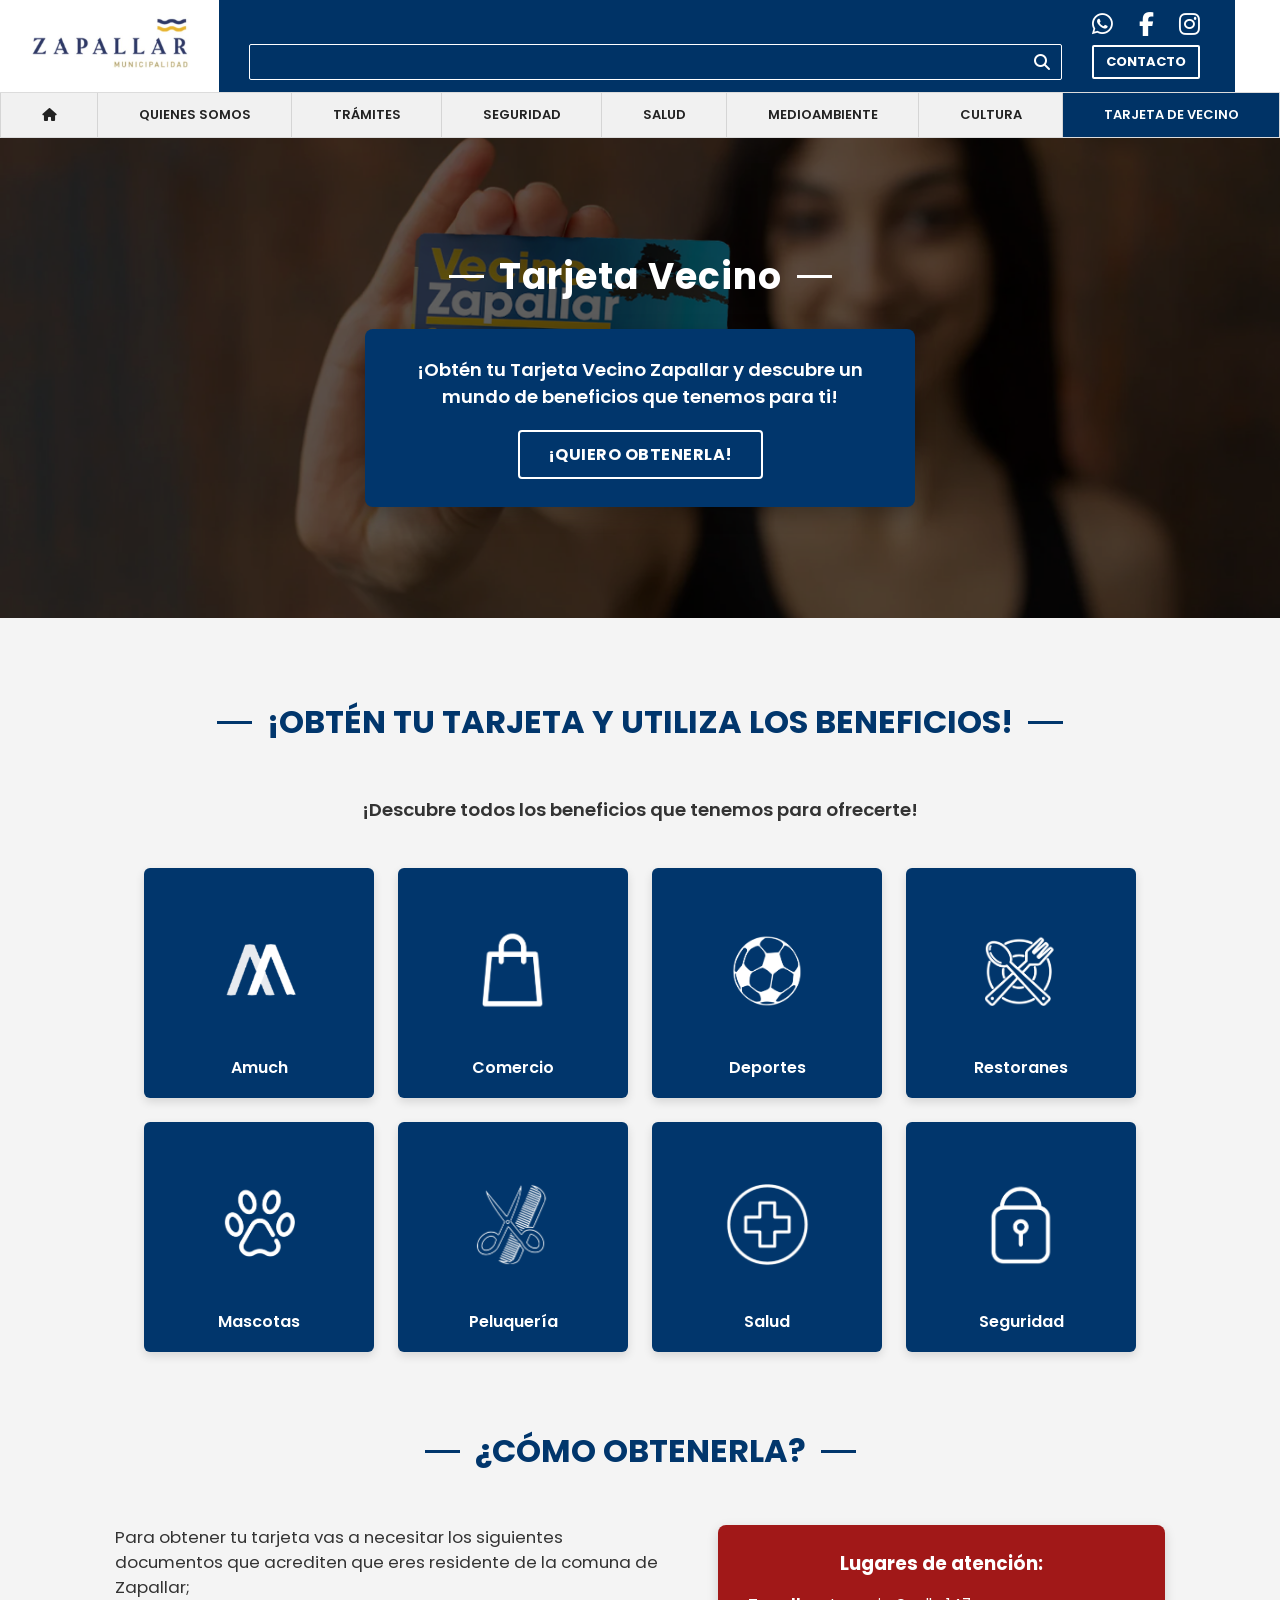
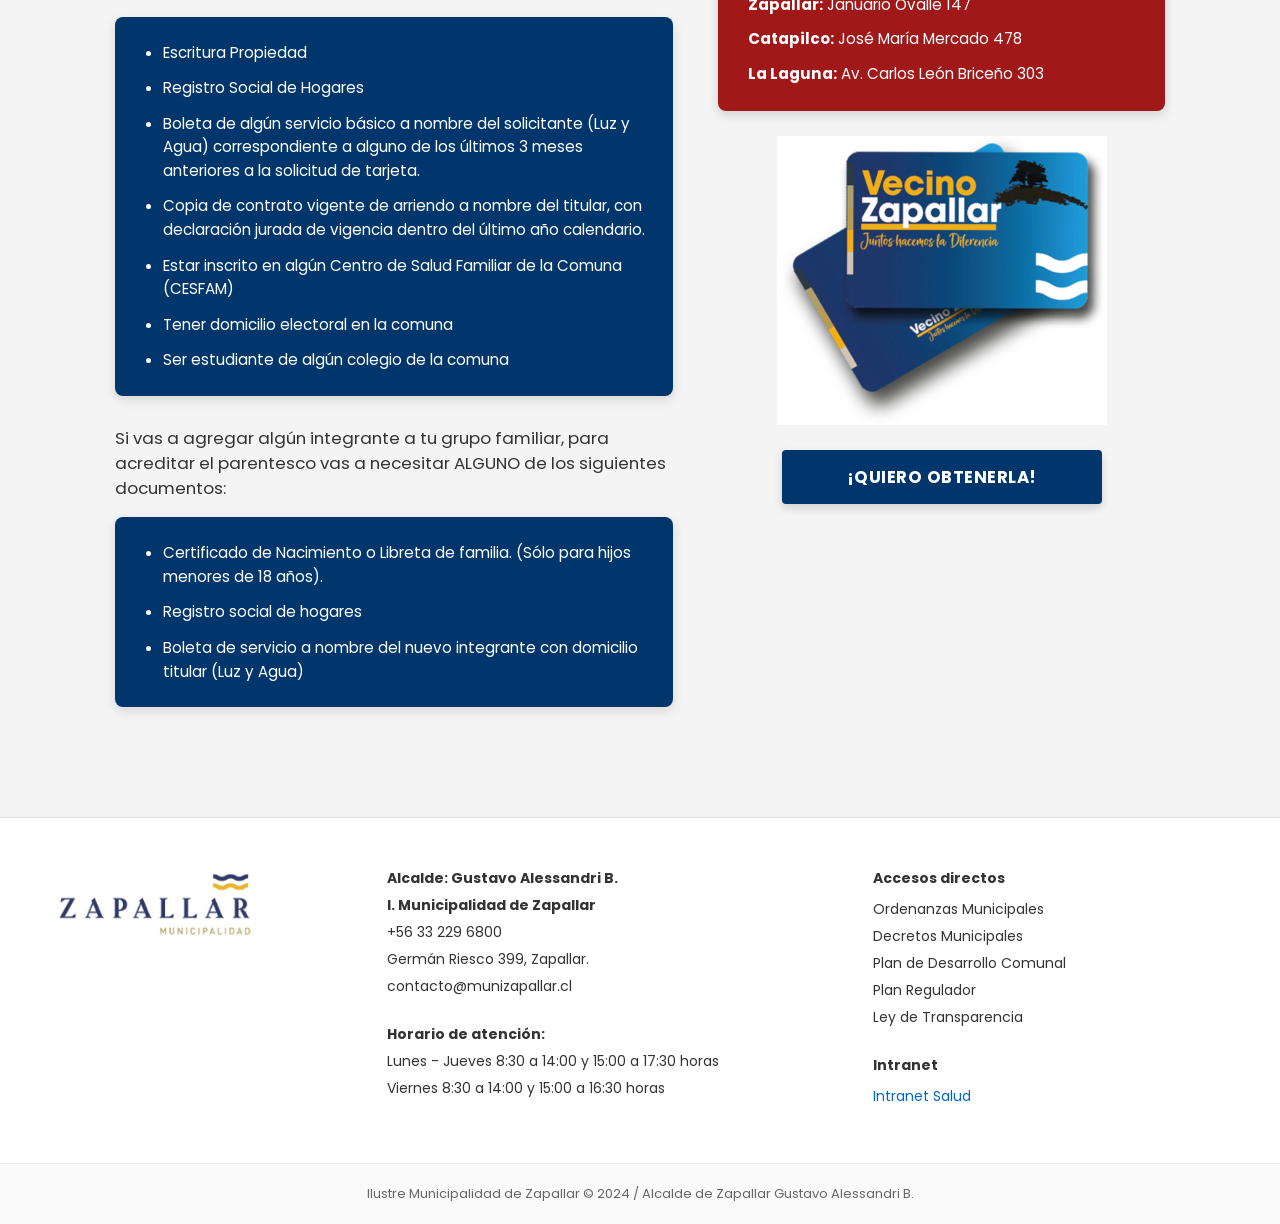
<file: tarjeta.html>
<!DOCTYPE html>
<html lang="es">
<head>
    <meta charset="UTF-8">
    <meta name="viewport" content="width=device-width, initial-scale=1.0">
    <title>Municipalidad de Zapallar - Tarjeta Vecino</title>
    <!-- Google Fonts: Poppins -->
    <link rel="preconnect" href="https://fonts.googleapis.com">
    <link rel="preconnect" href="https://fonts.gstatic.com" crossorigin>
    <link href="https://fonts.googleapis.com/css2?family=Poppins:wght@400;600;700;800&display=swap" rel="stylesheet">
    <!-- FontAwesome para iconos generales del header y placeholders -->
    <link rel="stylesheet" href="https://cdnjs.cloudflare.com/ajax/libs/font-awesome/6.4.0/css/all.min.css">
    <!-- Archivo de estilos CSS externo -->
    <link rel="stylesheet" href="styles.css">
</head>
<body>

    <!-- ==================== HEADER (ESTÁNDAR REUTILIZABLE) ==================== -->
    <header>
        <div class="header-container">
            <!-- Bloque izquierdo con el logo -->
            <div class="header-logo">
                <img src="imagen_munizapallar/creditos_zapallar.jpg" alt="Ilustre Municipalidad de Zapallar">
            </div>
            
            <!-- Bloque azul central con redes sociales, buscador y contacto -->
            <div class="header-blue-section">
                <!-- Redes sociales -->
                <div class="social-icons">
                    <a href="#" aria-label="WhatsApp"><i class="fa-brands fa-whatsapp"></i></a>
                    <a href="https://www.facebook.com/municipalidadzapallar" target="_blank" aria-label="Facebook"><i class="fa-brands fa-facebook-f"></i></a>
                    <a href="#" aria-label="Instagram"><i class="fa-brands fa-instagram"></i></a>
                </div>

                <!-- Barra de búsqueda -->
                <div class="header-search">
                    <input type="text" id="searchInput" placeholder="">
                    <i class="fa-solid fa-magnifying-glass" id="searchBtn"></i>
                </div>

                <!-- Botón de contacto -->
                <a href="contacto.html" class="btn-contacto">CONTACTO</a>
            </div>
            
            <!-- Espacio en blanco derecho -->
            <div class="header-right-spacer"></div>
        </div>

        <!-- Barra de navegación con TARJETA DE VECINO activo -->
        <nav class="header-nav">
    <ul>
        <li><a href="index.html" aria-label="Inicio"><i class="fa-solid fa-house"></i></a></li>
        <li class="dropdown">
            <a href="quienes_somos.html">QUIENES SOMOS</a>
            <ul class="dropdown-menu">
                <li><a href="dep_municipales.html">DEP. MUNICIPALES</a></li>
            </ul>
        </li>
        <li><a href="tramites.html" >TRÁMITES</a></li>
        <li><a href="seguridad.html">SEGURIDAD</a></li>
        <li><a href="salud.html">SALUD</a></li>
                <li class="dropdown">
            <a href="#">MEDIOAMBIENTE</a>
            <ul class="dropdown-menu">
                <li><a href="reciclaje.html">RECICLAJE</a></li>
                <li><a href="#">SUSTENTABILIDAD</a></li>
                <li><a href="#">ÁREAS VERDES</a></li>
                <li><a href="#">MANTENCIÓN</a></li>
            </ul>
        </li>
        <li><a href="cultura.html">CULTURA</a></li>
        <li><a href="tarjeta.html"class="active">TARJETA DE VECINO</a></li>
    </ul>
</nav>

    </header>

    <!-- ==================== HERO PORTADA (TARJETA VECINO) ==================== -->
    <section class="tarjeta-hero">
        <!-- Espacio reservado para la imagen de cabecera (Mujer con Tarjeta Vecino).
             Puedes agregar tu imagen reemplazando el atributo src. -->
        <img src="imagen_munizapallar/tarjeta1.png" alt="Tarjeta Vecino Zapallar" class="tarjeta-hero-img">
        
        <div class="tarjeta-hero-overlay">
            <!-- Título Hero con guiones -->
            <div class="tarjeta-hero-title">
                <span class="dash"></span>
                <h1>Tarjeta Vecino</h1>
                <span class="dash"></span>
            </div>

            <!-- Caja Azul de llamado a la acción (CTA) -->
            <div class="tarjeta-hero-box">
                <p>¡Obtén tu Tarjeta Vecino Zapallar y descubre un mundo de beneficios que tenemos para ti!</p>
                <!-- Botón 1 de acción directa hacia la sección de requisitos -->
                <a href="#como-obtenerla" class="btn-tarjeta-cta">¡QUIERO OBTENERLA!</a>
            </div>
        </div>
    </section>

    <!-- ==================== CONTENIDO PRINCIPAL ==================== -->
    <main class="main-container">
        
        <!-- ==================== SECCIÓN 1: BENEFICIOS ==================== -->
        <section class="tarjeta-seccion">
            <div class="section-title-container">
                <span class="dash"></span>
                <h2>¡Obtén tu tarjeta y utiliza los beneficios!</h2>
                <span class="dash"></span>
            </div>

            <p class="tarjeta-subtitle">
                ¡Descubre todos los beneficios que tenemos para ofrecerte!
            </p>

            <!-- Grilla de Tarjetas de Beneficios (8 tarjetas: 4 en fila 1 y 4 en fila 2) -->
            <div class="tarjeta-grid">
                
                <!-- Tarjeta 1: Amuch -->
                <a href="#" class="tarjeta-card">
                    <div class="tarjeta-card-icon">
                        <!-- ESPACIO RESERVADO PARA TU IMAGEN / ÍCONO:
                             Ejemplo: <img src="imagen_munizapallar/amuch.png" alt="Amuch"> -->
                        <img src="imagen_munizapallar/tarjeta4.png" alt="Amuch">
                    </div>
                    <span class="tarjeta-card-title">Amuch</span>
                </a>

                <!-- Tarjeta 2: Comercio -->
                <a href="#" class="tarjeta-card">
                    <div class="tarjeta-card-icon">
                        <!-- ESPACIO RESERVADO PARA TU IMAGEN / ÍCONO -->
                        <img src="imagen_munizapallar/tarjeta5.png" alt="Comercio">
                    </div>
                    <span class="tarjeta-card-title">Comercio</span>
                </a>

                <!-- Tarjeta 3: Deportes -->
                <a href="#" class="tarjeta-card">
                    <div class="tarjeta-card-icon">
                        <!-- ESPACIO RESERVADO PARA TU IMAGEN / ÍCONO -->
                        <img src="imagen_munizapallar/tarjeta6.png" alt="Deportes">
                    </div>
                    <span class="tarjeta-card-title">Deportes</span>
                </a>

                <!-- Tarjeta 4: Restoranes -->
                <a href="#" class="tarjeta-card">
                    <div class="tarjeta-card-icon">
                        <!-- ESPACIO RESERVADO PARA TU IMAGEN / ÍCONO -->
                        <img src="imagen_munizapallar/tarjeta7.png" alt="Restoranes">
                    </div>
                    <span class="tarjeta-card-title">Restoranes</span>
                </a>

                <!-- Tarjeta 5: Mascotas -->
                <a href="#" class="tarjeta-card">
                    <div class="tarjeta-card-icon">
                        <!-- ESPACIO RESERVADO PARA TU IMAGEN / ÍCONO -->
                        <img src="imagen_munizapallar/tarjeta8.png" alt="Mascotas">
                    </div>
                    <span class="tarjeta-card-title">Mascotas</span>
                </a>

                <!-- Tarjeta 6: Peluquería -->
                <a href="#" class="tarjeta-card">
                    <div class="tarjeta-card-icon">
                        <!-- ESPACIO RESERVADO PARA TU IMAGEN / ÍCONO -->
                        <img src="imagen_munizapallar/tarjeta9.png" alt="Peluquería">
                    </div>
                    <span class="tarjeta-card-title">Peluquería</span>
                </a>

                <!-- Tarjeta 7: Salud -->
                <a href="#" class="tarjeta-card">
                    <div class="tarjeta-card-icon">
                        <!-- ESPACIO RESERVADO PARA TU IMAGEN / ÍCONO -->
                        <img src="imagen_munizapallar/tarjeta10.png" alt="Salud">
                    </div>
                    <span class="tarjeta-card-title">Salud</span>
                </a>

                <!-- Tarjeta 8: Seguridad -->
                <a href="#" class="tarjeta-card">
                    <div class="tarjeta-card-icon">
                        <!-- ESPACIO RESERVADO PARA TU IMAGEN / ÍCONO -->
                        <img src="imagen_munizapallar/tarjeta11.png" alt="Seguridad">
                    </div>
                    <span class="tarjeta-card-title">Seguridad</span>
                </a>

            </div>
        </section>

        <!-- ==================== SECCIÓN 2: ¿CÓMO OBTENERLA? ==================== -->
        <section class="tarjeta-seccion" id="como-obtenerla">
            <div class="section-title-container">
                <span class="dash"></span>
                <h2>¿CÓMO OBTENERLA?</h2>
                <span class="dash"></span>
            </div>

            <!-- Estructura en 2 Columnas -->
            <div class="tarjeta-obtenerla-grid">
                
                <!-- Columna Izquierda: Requisitos Documentales -->
                <div class="requisitos-col-izq">
                    <p class="requisitos-texto">
                        Para obtener tu tarjeta vas a necesitar los siguientes documentos que acrediten que eres residente de la comuna de Zapallar;
                    </p>

                    <!-- Caja Azul 1: Requisitos Residencia -->
                    <div class="requisitos-caja-azul">
                        <ul>
                            <li>Escritura Propiedad</li>
                            <li>Registro Social de Hogares</li>
                            <li>Boleta de algún servicio básico a nombre del solicitante (Luz y Agua) correspondiente a alguno de los últimos 3 meses anteriores a la solicitud de tarjeta.</li>
                            <li>Copia de contrato vigente de arriendo a nombre del titular, con declaración jurada de vigencia dentro del último año calendario.</li>
                            <li>Estar inscrito en algún Centro de Salud Familiar de la Comuna (CESFAM)</li>
                            <li>Tener domicilio electoral en la comuna</li>
                            <li>Ser estudiante de algún colegio de la comuna</li>
                        </ul>
                    </div>

                    <p class="requisitos-texto">
                        Si vas a agregar algún integrante a tu grupo familiar, para acreditar el parentesco vas a necesitar ALGUNO de los siguientes documentos:
                    </p>

                    <!-- Caja Azul 2: Acreditación de Parentesco -->
                    <div class="requisitos-caja-azul">
                        <ul>
                            <li>Certificado de Nacimiento o Libreta de familia. (Sólo para hijos menores de 18 años).</li>
                            <li>Registro social de hogares</li>
                            <li>Boleta de servicio a nombre del nuevo integrante con domicilio titular (Luz y Agua)</li>
                        </ul>
                    </div>
                </div>

                <!-- Columna Derecha: Ilustraciones, Lugares de Atención y Botón -->
                <div class="tarjeta-info-lateral">
                
                    <!-- Caja Roja: Lugares de Atención -->
                    <div class="lugares-atencion-box">
                        <h3>Lugares de atención:</h3>
                        <p><strong>Zapallar:</strong> Januario Ovalle 147</p>
                        <p><strong>Catapilco:</strong> José María Mercado 478</p>
                        <p><strong>La Laguna:</strong> Av. Carlos León Briceño 303</p>
                    </div>

                    <!-- Espacio reservado para ilustración de Tarjetas en abanico -->
                    <!-- Cuando tengas la imagen, puedes reemplazar este bloque por: <img src="imagen_munizapallar/tu_abanico.png" alt="Tarjetas"> -->
                    <img src="imagen_munizapallar/tarjeta3.png" alt="Tarjetas Vecino Zapallar" class="tarjeta-ilustracion-abanico">
                    <!-- Botón 2: Quiero Obtenerla -->
                    <a href="https://sertex2.stonline.cl/Zapallar/TarjetaVecino/FrontOffice/login.aspx" class="btn-tarjeta-cta-solido">¡QUIERO OBTENERLA!</a>

                </div>

            </div>
        </section>

    </main>

    <!-- ==================== FOOTER (PIE DE PÁGINA REUTILIZABLE) ==================== -->
    <footer class="site-footer">
        <div class="footer-container">
            <!-- Columna 1: Logo institucional -->
            <div class="footer-logo-col">
                <img src="imagen_munizapallar/creditos_zapallar.jpg" alt="Municipalidad de Zapallar">
            </div>

            <!-- Columna 2: Contacto e Información -->
            <div class="footer-col footer-info-col">
                <p><strong>Alcalde: Gustavo Alessandri B.</strong></p>
                <p><strong>I. Municipalidad de Zapallar</strong></p>
                <p>+56 33 229 6800</p>
                <p>Germán Riesco 399, Zapallar.</p>
                <p>contacto@munizapallar.cl</p>
                <br>
                <p><strong>Horario de atención:</strong></p>
                <p>Lunes - Jueves 8:30 a 14:00 y 15:00 a 17:30 horas</p>
                <p>Viernes 8:30 a 14:00 y 15:00 a 16:30 horas</p>
            </div>

            <!-- Columna 3: Accesos Directos e Intranet -->
            <div class="footer-col footer-links-col">
                <p><strong>Accesos directos</strong></p>
                <ul>
                    <li><a href="#">Ordenanzas Municipales</a></li>
                    <li><a href="#">Decretos Municipales</a></li>
                    <li><a href="#">Plan de Desarrollo Comunal</a></li>
                    <li><a href="#">Plan Regulador</a></li>
                    <li><a href="#">Ley de Transparencia</a></li>
                </ul>
                <br>
                <p><strong>Intranet</strong></p>
                <ul>
                    <li><a href="#" class="intranet-link">Intranet Salud</a></li>
                </ul>
            </div>
        </div>

        <!-- Franja inferior de derechos -->
        <div class="footer-bottom">
            <p>Ilustre Municipalidad de Zapallar © 2024 / Alcalde de Zapallar Gustavo Alessandri B.</p>
        </div>
    </footer>

    <!-- Archivo de JavaScript externo -->
    <script src="script.js"></script>
</body>
</html>
</file>
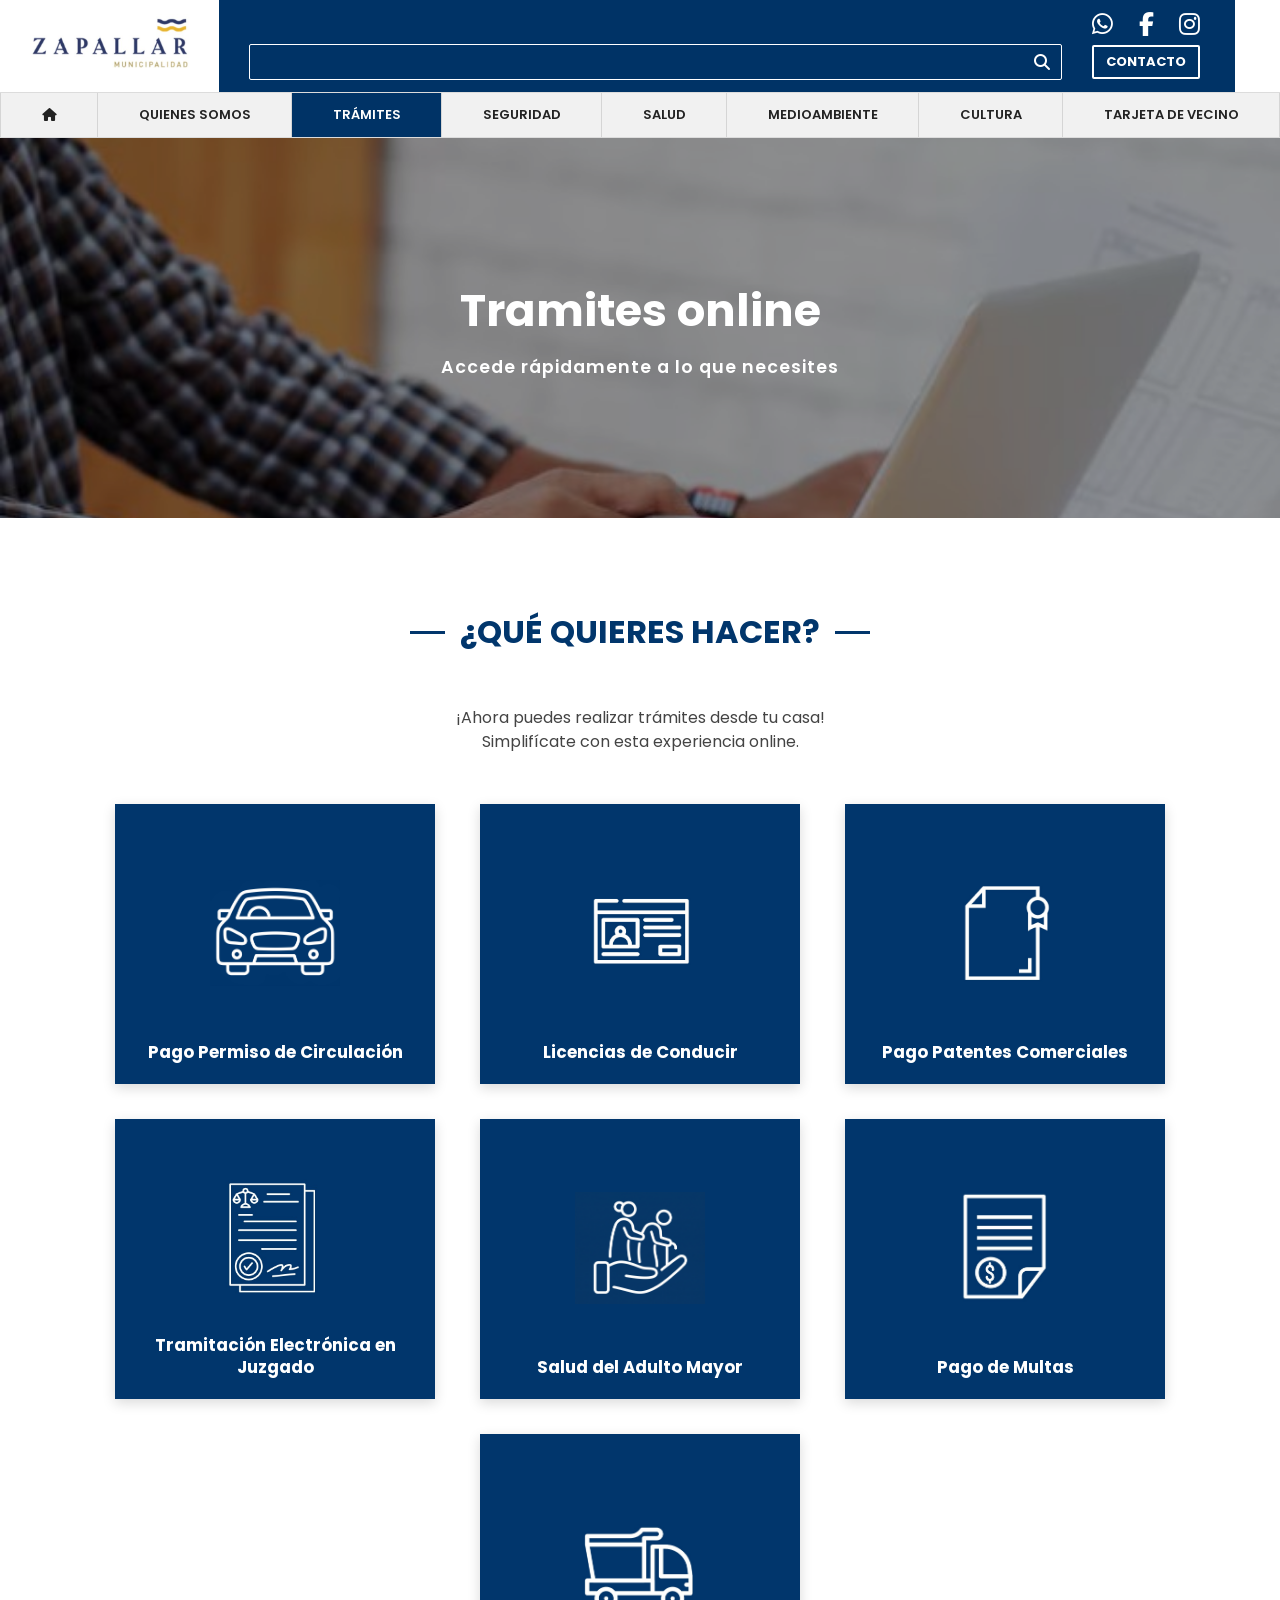
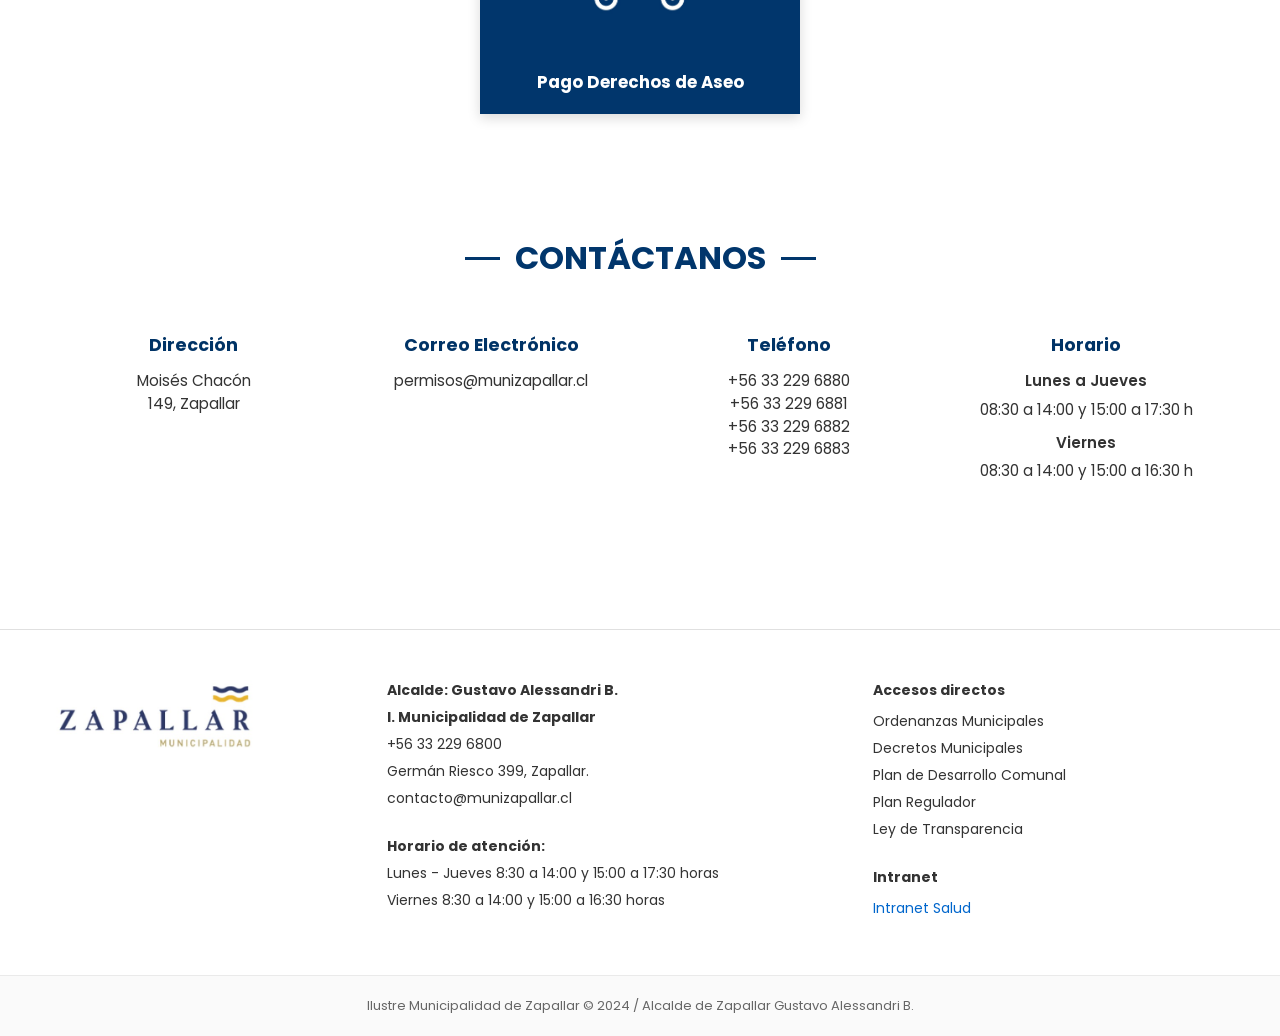
<file: tramites.html>
<!DOCTYPE html>
<html lang="es">
<head>
    <meta charset="UTF-8">
    <meta name="viewport" content="width=device-width, initial-scale=1.0">
    <title>Municipalidad de Zapallar - Trámites Online</title>
    <!-- Google Fonts: Poppins -->
    <link rel="preconnect" href="https://fonts.googleapis.com">
    <link rel="preconnect" href="https://fonts.gstatic.com" crossorigin>
    <link href="https://fonts.googleapis.com/css2?family=Poppins:wght@400;600;700;800&display=swap" rel="stylesheet">
    <!-- FontAwesome para iconos generales del header -->
    <link rel="stylesheet" href="https://cdnjs.cloudflare.com/ajax/libs/font-awesome/6.4.0/css/all.min.css">
    <!-- Archivo de estilos CSS externo -->
    <link rel="stylesheet" href="styles.css">
</head>
<body>

    <!-- ==================== HEADER ==================== -->
    <header>
        <div class="header-container">
            <div class="header-logo">
                <img src="imagen_munizapallar/creditos_zapallar.jpg" alt="Ilustre Municipalidad de Zapallar">
            </div>
            
            <div class="header-blue-section">
                <div class="social-icons">
                    <a href="#" aria-label="WhatsApp"><i class="fa-brands fa-whatsapp"></i></a>
                    <a href="https://www.facebook.com/municipalidadzapallar" target="_blank" aria-label="Facebook"><i class="fa-brands fa-facebook-f"></i></a>
                    <a href="#" aria-label="Instagram"><i class="fa-brands fa-instagram"></i></a>
                </div>

                <div class="header-search">
                    <input type="text" id="searchInput" placeholder="">
                    <i class="fa-solid fa-magnifying-glass" id="searchBtn"></i>
                </div>

                <a href="contacto.html" class="btn-contacto">CONTACTO</a>
            </div>
            
            <div class="header-right-spacer"></div>
        </div>

        <nav class="header-nav">
    <ul>
        <li><a href="index.html" aria-label="Inicio"><i class="fa-solid fa-house"></i></a></li>
        <li class="dropdown">
            <a href="quienes_somos.html">QUIENES SOMOS</a>
            <ul class="dropdown-menu">
                <li><a href="dep_municipales.html">DEP. MUNICIPALES</a></li>
            </ul>
        </li>
        <li><a href="tramites.html" class="active">TRÁMITES</a></li>
        <li><a href="seguridad.html">SEGURIDAD</a></li>
        <li><a href="salud.html">SALUD</a></li>
                <li class="dropdown">
            <a href="#">MEDIOAMBIENTE</a>
            <ul class="dropdown-menu">
                <li><a href="reciclaje.html">RECICLAJE</a></li>
                <li><a href="#">SUSTENTABILIDAD</a></li>
                <li><a href="#">ÁREAS VERDES</a></li>
                <li><a href="#">MANTENCIÓN</a></li>
            </ul>
        </li>
        <li><a href="cultura.html">CULTURA</a></li>
        <li><a href="tarjeta.html">TARJETA DE VECINO</a></li>
    </ul>
</nav>

    <!-- ==================== HERO PORTADA (Trámites Online) ==================== -->
    <section class="tramites-hero">
        <img src="imagen_munizapallar/tramites_portada.jpg" alt="Trámites Online" class="tramites-hero-img">
        <div class="tramites-hero-overlay">
            <h1>Tramites online</h1>
            <p>Accede rápidamente a lo que necesites</p>
        </div>
    </section>

    <!-- ==================== CONTENIDO PRINCIPAL ==================== -->
    <main class="main-container">
        <!-- ==================== SECCIÓN: ¿QUÉ QUIERES HACER? ==================== -->
        <section class="tramites-opciones-section">
            <div class="section-title-container">
                <span class="dash"></span>
                <h2>¿Qué quieres hacer?</h2>
                <span class="dash"></span>
            </div>
            
            <p class="section-subtitle">
                ¡Ahora puedes realizar trámites desde tu casa!<br>
                Simplifícate con esta experiencia online.
            </p>

            <div class="tramites-grid">
                <!-- Tarjeta 1: Auto (Con enlace al portal de pago de patente) -->
                <a href="pagopatentecircu.html" class="tramite-card">
                    <div class="tramite-icon">
                        <img src="imagen_munizapallar/auto.jpg" alt="Pago Permiso de Circulación">
                    </div>
                    <span class="tramite-title">Pago Permiso de Circulación</span>
                </a>
                <!-- Tarjeta 2: Licencia -->
                <a href="#" class="tramite-card">
                    <div class="tramite-icon">
                        <img src="imagen_munizapallar/licencia.jpg" alt="Licencias de Conducir">
                    </div>
                    <span class="tramite-title">Licencias de Conducir</span>
                </a>

                <!-- Tarjeta 3: Patentes -->
                <a href="#" class="tramite-card">
                    <div class="tramite-icon">
                        <img src="imagen_munizapallar/patentes.jpg" alt="Pago Patentes Comerciales">
                    </div>
                    <span class="tramite-title">Pago Patentes Comerciales</span>
                </a>

                <!-- Tarjeta 4: Juzgado -->
                <a href="#" class="tramite-card">
                    <div class="tramite-icon">
                        <img src="imagen_munizapallar/juzgado.jpg" alt="Tramitación Electrónica en Juzgado">
                    </div>
                    <span class="tramite-title">Tramitación Electrónica en Juzgado</span>
                </a>

                <!-- Tarjeta 5: Salud Adulto Mayor -->
                <a href="#" class="tramite-card">
                    <div class="tramite-icon">
                        <img src="imagen_munizapallar/dalud_adulto_mayor.jpg" alt="Salud del Adulto Mayor">
                    </div>
                    <span class="tramite-title">Salud del Adulto Mayor</span>
                </a>

                <!-- Tarjeta 6: Multas -->
                <a href="#" class="tramite-card">
                    <div class="tramite-icon">
                        <img src="imagen_munizapallar/multas.jpg" alt="Pago de Multas">
                    </div>
                    <span class="tramite-title">Pago de Multas</span>
                </a>

                <!-- Tarjeta 7: Derecho Aseo (Centrada abajo) -->
                <a href="#" class="tramite-card tramite-card-center">
                    <div class="tramite-icon">
                        <img src="imagen_munizapallar/derecho_aseo.jpg" alt="Pago Derechos de Aseo">
                    </div>
                    <span class="tramite-title">Pago Derechos de Aseo</span>
                </a>
            </div>
        </section>

        <!-- ==================== SECCIÓN: CONTÁCTANOS ==================== -->
        <section class="contacto-tramites-section">
            <div class="section-title-container">
                <span class="dash"></span>
                <h2>Contáctanos</h2>
                <span class="dash"></span>
            </div>

            <div class="contacto-grid">
                <div class="contacto-col">
                    <h3>Dirección</h3>
                    <p>Moisés Chacón<br>149, Zapallar</p>
                </div>

                <div class="contacto-col">
                    <h3>Correo Electrónico</h3>
                    <p><a href="mailto:permisos@munizapallar.cl">permisos@munizapallar.cl</a></p>
                </div>

                <div class="contacto-col">
                    <h3>Teléfono</h3>
                    <p>
                        +56 33 229 6880<br>
                        +56 33 229 6881<br>
                        +56 33 229 6882<br>
                        +56 33 229 6883
                    </p>
                </div>

                <div class="contacto-col">
                    <h3>Horario</h3>
                    <p class="horario-sub">Lunes a Jueves</p>
                    <p>08:30 a 14:00 y 15:00 a 17:30 h</p>
                    <p class="horario-sub">Viernes</p>
                    <p>08:30 a 14:00 y 15:00 a 16:30 h</p>
                </div>
            </div>
        </section>
    </main>

    <!-- ==================== FOOTER ==================== -->
    <footer class="site-footer">
        <div class="footer-container">
            <div class="footer-logo-col">
                <img src="imagen_munizapallar/creditos_zapallar.jpg" alt="Municipalidad de Zapallar">
            </div>

            <div class="footer-col footer-info-col">
                <p><strong>Alcalde: Gustavo Alessandri B.</strong></p>
                <p><strong>I. Municipalidad de Zapallar</strong></p>
                <p>+56 33 229 6800</p>
                <p>Germán Riesco 399, Zapallar.</p>
                <p>contacto@munizapallar.cl</p>
                <br>
                <p><strong>Horario de atención:</strong></p>
                <p>Lunes - Jueves 8:30 a 14:00 y 15:00 a 17:30 horas</p>
                <p>Viernes 8:30 a 14:00 y 15:00 a 16:30 horas</p>
            </div>

            <div class="footer-col footer-links-col">
                <p><strong>Accesos directos</strong></p>
                <ul>
                    <li><a href="#">Ordenanzas Municipales</a></li>
                    <li><a href="#">Decretos Municipales</a></li>
                    <li><a href="#">Plan de Desarrollo Comunal</a></li>
                    <li><a href="#">Plan Regulador</a></li>
                    <li><a href="#">Ley de Transparencia</a></li>
                </ul>
                <br>
                <p><strong>Intranet</strong></p>
                <ul>
                    <li><a href="#" class="intranet-link">Intranet Salud</a></li>
                </ul>
            </div>
        </div>

        <div class="footer-bottom">
            <p>Ilustre Municipalidad de Zapallar © 2024 / Alcalde de Zapallar Gustavo Alessandri B.</p>
        </div>
    </footer>

    <script src="script.js"></script>
</body>
</html>
</file>
<file: styles.css>
/* --- ESTILOS GENERALES Y RESET --- */
* {
    margin: 0;
    padding: 0;
    box-sizing: border-box;
    font-family: 'Poppins', sans-serif;
}

body {
    background-color: #f4f4f4;
    font-weight: 400;
}

/* --- HEADER REUTILIZABLE PARA TODAS LAS PANTALLAS --- */
header {
    width: 100%;
    background-color: #fff;
    box-shadow: 0 2px 5px rgba(0, 0, 0, 0.1);
}

.header-container {
    max-width: 1350px;
    margin: 0 auto;
    display: flex;
    align-items: stretch;
    background-color: #fff;
}

.header-logo {
    background-color: #fff;
    display: flex;
    align-items: center;
    padding: 10px 25px;
}

.header-logo img {
    height: 65px;
    object-fit: contain;
    display: block;
}

.header-blue-section {
    background-color: #003366;
    flex-grow: 1;
    display: grid;
    grid-template-columns: 1fr auto;
    grid-template-rows: auto auto;
    column-gap: 30px;
    row-gap: 8px;
    padding: 12px 35px 12px 30px;
    align-items: center;
}

.header-search {
    grid-column: 1 / 2;
    grid-row: 2 / 3;
    position: relative;
    width: 100%;
}

.header-search input {
    width: 100%;
    padding: 7px 40px 7px 12px;
    border: 1px solid #fff;
    border-radius: 2px;
    background: transparent;
    color: #fff;
    outline: none;
    font-family: 'Poppins', sans-serif;
    font-weight: 400;
}

.header-search input::placeholder {
    color: #ccc;
}

.header-search i {
    position: absolute;
    right: 12px;
    top: 50%;
    transform: translateY(-50%);
    color: #fff;
    cursor: pointer;
}

.social-icons {
    grid-column: 2 / 3;
    grid-row: 1 / 2;
    display: flex;
    justify-content: space-between;
    align-items: center;
    width: 100%;
}

.social-icons a {
    color: #fff;
    font-size: 24px;
    text-decoration: none;
    display: flex;
    align-items: center;
    justify-content: center;
}

.btn-contacto {
    grid-column: 2 / 3;
    grid-row: 2 / 3;
    background-color: transparent;
    border: 2px solid #fff;
    color: #fff;
    padding: 5px 12px;
    font-weight: 700;
    font-size: 13px;
    border-radius: 2px;
    cursor: pointer;
    text-decoration: none;
    text-align: center;
    transition: background 0.3s, color 0.3s;
    white-space: nowrap;
    display: block;
    width: 100%;
}

.btn-contacto:hover {
    background-color: #fff;
    color: #003366;
}

.header-right-spacer {
    width: 45px;
    background-color: #fff;
}

/* Barra de navegación secundaria */
.header-nav {
    background-color: #f1f1f1;
    display: flex;
    justify-content: center;
    align-items: center;
    border-top: 1px solid #dcdcdc;
    border-bottom: 1px solid #dcdcdc;
}

.header-nav ul {
    list-style: none;
    display: flex;
    width: 100%;
    max-width: 1350px;
    justify-content: space-around;
}

.header-nav li {
    border-right: 1px solid #d5d5d5;
    flex-grow: 1;
    text-align: center;
    position: relative;
}

.header-nav li:first-child {
    border-left: 1px solid #d5d5d5;
}

.header-nav a {
    display: block;
    padding: 12px 10px;
    color: #222;
    background-color: #f1f1f1;
    text-decoration: none;
    font-size: 13px;
    font-weight: 600;
    transition: background-color 0.2s, color 0.2s;
}

.header-nav a:hover,
.header-nav a.active {
    background-color: #003366 !important;
    color: #fff !important;
}

/* --- MENÚ DESPLEGABLE (DROPDOWN) --- */
.dropdown-menu {
    position: absolute;
    top: 100%;
    left: 0;
    width: 100%;
    background-color: #f1f1f1;
    box-shadow: 0 4px 6px rgba(0,0,0,0.15);
    list-style: none;
    z-index: 1000;
    display: flex;
    flex-direction: column;
    opacity: 0;
    visibility: hidden;
    pointer-events: none;
    transition: opacity 0.2s ease, visibility 0.2s ease;
}

.dropdown-menu li {
    border-right: none;
    border-bottom: 1px solid #d5d5d5;
    width: 100%;
}

.dropdown-menu li:last-child {
    border-bottom: none;
}

.dropdown-menu a {
    padding: 12px 10px;
    font-size: 13px;
    color: #222;
    background-color: #f1f1f1;
    white-space: nowrap;
}

.dropdown:hover .dropdown-menu {
    opacity: 1;
    visibility: visible;
    pointer-events: auto;
}

/* --- FORMATO ESTÁNDAR: BANNER CON IMAGEN Y TEXTO (EXTREMO A EXTREMO 100%) --- */
.standard-banner {
    position: relative;
    width: 100%;
    height: 450px;
    background-image: url('imagen_munizapallar/im_noticia_cabesera.jpg');
    background-size: cover;
    background-position: center;
    display: flex;
    align-items: center;
    justify-content: center;
    text-align: center;
}

.standard-banner::before {
    content: '';
    position: absolute;
    top: 0;
    left: 0;
    width: 100%;
    height: 100%;
    background-color: rgba(0, 0, 0, 0.4);
}

.banner-content {
    position: relative;
    z-index: 1;
    color: #fff;
    padding: 0 20px;
}

.banner-content h1 {
    font-size: 38px;
    font-weight: 800;
    letter-spacing: 1px;
    margin-bottom: 10px;
}

.banner-content p {
    font-size: 18px;
    font-weight: 700;
}

/* --- HERO AUTORIDADES (EXTREMO A EXTREMO 100%) --- */
.autoridades-hero {
    position: relative;
    width: 100%;
    height: 380px;
    max-height: 380px;
    overflow: hidden;
    box-shadow: 0 4px 15px rgba(0, 0, 0, 0.15);
    display: flex;
    align-items: center;
    justify-content: center;
}

.autoridades-hero-img {
    width: 100%;
    height: 100%;
    display: block;
    object-fit: cover;
    object-position: center 15%; /* <--- Esto baja la perspectiva para enfocar los rostros */
}
.autoridades-hero-overlay {
    position: absolute;
    top: 0;
    left: 0;
    width: 100%;
    height: 100%;
    background: rgba(0, 0, 0, 0.3);
    display: flex;
    flex-direction: column;
    justify-content: center;
    align-items: center;
    text-align: center;
    color: #ffffff;
    padding: 20px;
}

.autoridades-hero-overlay h1 {
    font-size: 36px;
    font-weight: 800;
    letter-spacing: 1.5px;
    margin-bottom: 6px;
    text-shadow: 0 2px 8px rgba(0, 0, 0, 0.7);
    text-transform: uppercase;
}

.autoridades-hero-overlay p {
    font-size: 16px;
    font-weight: 700;
    letter-spacing: 1px;
    text-shadow: 0 2px 6px rgba(0, 0, 0, 0.7);
    text-transform: uppercase;
}

/* --- CONTENEDOR BLANCO FULL-WIDTH PARA AUTORIDADES (ALCALDE Y CONCEJALES) --- */
.alcalde-full-wrapper {
    width: 100%;
    background-color: #ffffff;
    padding: 80px 0;
}

.alcalde-card {
    max-width: 1280px;
    margin: 0 auto 70px auto;
    padding: 0 30px;
    display: grid;
    grid-template-columns: 1fr 440px;
    gap: 60px;
    align-items: center;
}

.alcalde-info h2 {
    color: #003366;
    font-size: 32px;
    font-weight: 800;
    margin-bottom: 6px;
    line-height: 1.2;
}

.alcalde-cargo {
    display: block;
    color: #003366;
    font-size: 18px;
    font-weight: 600;
    margin-bottom: 30px;
}

.alcalde-bio {
    color: #222222;
    font-size: 16px;
    line-height: 1.6;
    margin-bottom: 35px;
}

.alcalde-contacto p {
    color: #000000;
    font-size: 16px;
    margin-bottom: 14px;
}

.alcalde-contacto p:last-child {
    margin-bottom: 0;
}

.alcalde-contacto a {
    color: #000000;
    text-decoration: underline;
    font-weight: 400;
    transition: color 0.2s ease;
}

.alcalde-contacto a:hover {
    color: #003366;
}

/* Contenedor de la foto con los 4 bordes curvos simétricos */
.alcalde-img-container {
    width: 100%;
    height: 480px;
    border-radius: 60px;
    overflow: hidden;
    position: relative;
    box-shadow: 0 6px 20px rgba(0, 0, 0, 0.08);
}

.alcalde-img-placeholder {
    width: 100%;
    height: 100%;
    background-color: #d1d5db;
}

.alcalde-img {
    width: 100%;
    height: 100%;
    object-fit: cover;
    object-position: center top;
}

/* --- SECCIÓN CONCEJALES (DENTRO DEL WRAPPER BLANCO - SIN LÍNEA DE SEPARACIÓN) --- */
.concejales-container {
    max-width: 1280px;
    margin: 0 auto;
    padding: 0 30px;
    display: flex;
    flex-direction: column;
    gap: 70px;
}

.concejal-card {
    display: grid;
    grid-template-columns: 1fr 340px;
    gap: 60px;
    align-items: center;
}

.concejal-info h2 {
    color: #003366;
    font-size: 28px;
    font-weight: 800;
    margin-bottom: 4px;
    line-height: 1.2;
}

.concejal-cargo {
    display: block;
    color: #003366;
    font-size: 16px;
    font-weight: 600;
    margin-bottom: 20px;
}

.concejal-contacto p {
    color: #000000;
    font-size: 15px;
    margin-bottom: 8px;
}

.concejal-contacto p:last-child {
    margin-bottom: 0;
}

.concejal-contacto a {
    color: #000000;
    text-decoration: underline;
    font-weight: 400;
    transition: color 0.2s ease;
}

.concejal-contacto a:hover {
    color: #003366;
}

/* Contenedor de la foto de los concejales con esquinas simétricas */
.concejal-img-container {
    width: 100%;
    height: 360px;
    border-radius: 50px;
    overflow: hidden;
    position: relative;
    box-shadow: 0 6px 18px rgba(0, 0, 0, 0.08);
}

.concejal-img-placeholder {
    width: 100%;
    height: 100%;
    background-color: #d1d5db;
}

.concejal-img {
    width: 100%;
    height: 100%;
    object-fit: cover;
    object-position: center top;
}

/* --- CONTENEDOR PRINCIPAL GLOBAL (1280px CENTRADO) --- */
.main-container {
    width: 100%;
    max-width: 1280px;
    margin: 80px auto;
    padding: 0 30px;
}

/* --- CUADRÍCULA DE NOTICIAS --- */
.news-grid {
    display: grid;
    grid-template-columns: repeat(3, 1fr);
    gap: 30px;
    margin-bottom: 90px;
}

.news-card {
    position: relative;
    height: 340px;
    border-radius: 4px;
    overflow: hidden;
    display: flex;
    flex-direction: column;
    justify-content: flex-end;
    box-shadow: 0 4px 10px rgba(0, 0, 0, 0.15);
    cursor: pointer;
    transition: box-shadow 0.3s ease;
}

.news-img {
    position: absolute;
    top: 0;
    left: 0;
    width: 100%;
    height: 100%;
    object-fit: cover;
    z-index: 1;
    transition: transform 0.4s ease;
}

.news-card:hover .news-img {
    transform: scale(1.05);
}

.news-card:hover {
    box-shadow: 0 8px 20px rgba(0, 0, 0, 0.25);
}

.news-card::after {
    content: '';
    position: absolute;
    top: 0;
    left: 0;
    width: 100%;
    height: 100%;
    background: linear-gradient(to bottom, rgba(0,0,0,0.1) 30%, rgba(0,0,0,0.85) 100%);
    z-index: 2;
    pointer-events: none;
}

.news-content {
    position: relative;
    z-index: 3;
    padding: 24px;
    color: #ffffff;
}

.news-content h2 {
    font-size: 16px;
    font-weight: 700;
    line-height: 1.35;
    margin-bottom: 10px;
    overflow: hidden;
    display: -webkit-box;
    -webkit-box-orient: vertical;
    -webkit-line-clamp: 3;
    line-clamp: 3;
}

.news-date {
    font-size: 13px;
    font-weight: 400;
    color: #e0e0e0;
    display: block;
}

/* --- SECCIÓN CUENTA PÚBLICA (PDFs) --- */
.cuenta-publica-section {
    max-width: 950px;
    margin: 0 auto 90px auto;
}

.cuenta-publica-header {
    margin-bottom: 25px;
}

.cuenta-publica-header h2 {
    color: #003366;
    font-size: 28px;
    font-weight: 800;
    margin-bottom: 8px;
    letter-spacing: 0.5px;
}

.cuenta-publica-header p {
    color: #333333;
    font-size: 15px;
    font-weight: 400;
}

.cuenta-publica-list {
    display: flex;
    flex-direction: column;
    gap: 12px;
}

.pdf-item {
    display: flex;
    justify-content: space-between;
    align-items: center;
    background-color: #003366;
    color: #ffffff;
    padding: 18px 28px;
    border-radius: 4px;
    text-decoration: none;
    font-weight: 700;
    font-size: 18px;
    transition: background-color 0.3s ease, transform 0.2s ease;
    box-shadow: 0 2px 5px rgba(0, 0, 0, 0.1);
}

.pdf-item.active-pdf {
    background-color: #003366;
}

.pdf-item:hover {
    background-color: #002244;
    transform: translateX(4px);
}

.pdf-year, .pdf-title {
    letter-spacing: 0.5px;
}

.pdf-icon {
    font-size: 24px;
}

/* --- SECCIÓN PLAN REGULADOR COMUNAL VIGENTE --- */
.plan-regulador-section {
    max-width: 950px;
    margin: 40px auto 100px auto;
}

.plan-regulador-header {
    text-align: center;
    margin-bottom: 45px;
}

.plan-regulador-header h2 {
    color: #003366;
    font-size: 26px;
    font-weight: 800;
    margin-bottom: 20px;
    letter-spacing: 1px;
    display: flex;
    align-items: center;
    justify-content: center;
    gap: 15px;
    text-transform: uppercase;
}

.plan-regulador-header h2 .dash {
    font-weight: 800;
    color: #003366;
}

.plan-regulador-header p {
    color: #333333;
    font-size: 15px;
    line-height: 1.6;
    max-width: 780px;
    margin: 0 auto;
    font-weight: 400;
}

/* Lista con mayor separación vertical */
.plan-regulador-list {
    display: flex;
    flex-direction: column;
    gap: 32px;
}

.prc-item {
    padding: 22px 32px;
}

/* --- SECCIÓN PLAN DE GOBIERNO LOCAL 2024-2028 --- */
.plan-gobierno-section {
    max-width: 950px;
    margin: 0 auto 270px auto;
}

.plan-gobierno-header {
    margin-bottom: 25px;
}

.plan-gobierno-header h2 {
    color: #003366;
    font-size: 28px;
    font-weight: 800;
    margin-bottom: 8px;
    letter-spacing: 0.5px;
}

.plan-gobierno-header p {
    color: #333333;
    font-size: 15px;
    font-weight: 400;
}

.plan-gobierno-list {
    display: flex;
    flex-direction: column;
    gap: 12px;
}

/* Acordeón / Desplegables */
.accordion-item {
    background-color: #003366;
    border-radius: 4px;
    overflow: hidden;
    box-shadow: 0 2px 5px rgba(0, 0, 0, 0.1);
    transition: background-color 0.3s ease, transform 0.2s ease;
}

.accordion-header {
    display: flex;
    justify-content: space-between;
    align-items: center;
    padding: 16px 24px;
    color: #ffffff;
    font-weight: 700;
    font-size: 18px;
    cursor: pointer;
    list-style: none;
    user-select: none;
}

.accordion-header::-webkit-details-marker {
    display: none;
}

.accordion-item:hover {
    background-color: #002244;
    transform: translateX(4px);
}

.accordion-icon {
    font-size: 20px;
    transition: transform 0.3s ease;
}

.accordion-item[open] .accordion-icon {
    transform: rotate(180deg);
}

/* Cuerpo del desplegable */
.accordion-body {
    background-color: #4A76A8;
    padding: 20px 30px 25px 30px;
}

.accordion-body ul {
    list-style-type: disc;
    padding-left: 20px;
    margin: 0;
}

.accordion-body li {
    color: #ffffff;
    margin-bottom: 10px;
    line-height: 1.4;
}

.accordion-body li:last-child {
    margin-bottom: 0;
}

/* Enlaces interactivos de las listas internas */
.accordion-body li a {
    color: #ffffff;
    font-weight: 700;
    font-size: 16px;
    text-decoration: none;
    display: inline-block;
    transition: transform 0.2s ease, opacity 0.2s ease, text-decoration 0.2s ease;
}

.accordion-body li a:hover {
    text-decoration: underline;
    transform: translateX(5px);
    opacity: 0.9;
}

/* --- ESTILOS DEL FOOTER (PIE DE PÁGINA) --- */
.site-footer {
    background-color: #ffffff;
    border-top: 1px solid #e0e0e0;
    margin-top: 0;
    color: #333333;
    font-size: 14px;
    width: 100%;
}

.footer-container {
    max-width: 1240px;
    margin: 0 auto;
    padding: 50px 30px;
    display: grid;
    grid-template-columns: 1fr 1.5fr 1.2fr;
    gap: 40px;
    align-items: start;
}

.footer-logo-col img {
    max-height: 80px;
    object-fit: contain;
}

.footer-col p {
    margin-bottom: 6px;
    line-height: 1.5;
}

.footer-links-col ul {
    list-style: none;
    padding-top: 4px;
}

.footer-links-col ul li {
    margin-bottom: 6px;
}

.footer-links-col ul li a {
    color: #333333;
    text-decoration: none;
    transition: color 0.2s;
}

.footer-links-col ul li a:hover {
    color: #003366;
    text-decoration: underline;
}

.intranet-link {
    color: #0066cc !important;
}

.footer-bottom {
    border-top: 1px solid #eaeaea;
    text-align: center;
    padding: 20px;
    font-size: 13px;
    color: #666666;
    background-color: #fafafa;
}
/* ==========================================================================
   HERO DEPARTAMENTOS MUNICIPALES (dep_municipales.html)
   ========================================================================== */

.departamentos-hero {
    position: relative;
    width: 100%;
    height: 400px;
    overflow: hidden;
    display: flex;
    align-items: center;
    justify-content: center;
}

.departamentos-hero-img {
    position: absolute;
    top: 0;
    left: 0;
    width: 100%;
    height: 100%;
    object-fit: cover;
    object-position: center;
    z-index: 1;
}

.departamentos-hero::after {
    content: '';
    position: absolute;
    top: 0;
    left: 0;
    width: 100%;
    height: 100%;
    background: rgba(0, 0, 0, 0.45);
    z-index: 2;
}

.departamentos-hero-overlay {
    position: relative;
    z-index: 3;
    text-align: center;
    color: #ffffff;
    padding: 0 20px;
}

.departamentos-hero-overlay h1 {
    font-family: 'Poppins', sans-serif;
    font-size: 2.8rem;
    font-weight: 700;
    margin: 0 0 10px 0;
}

.departamentos-hero-overlay p {
    font-family: 'Poppins', sans-serif;
    font-size: 1.1rem;
    font-weight: 600;
    letter-spacing: 2px;
    text-transform: uppercase;
    margin: 0;
}

/* Adaptabilidad para pantallas móviles */
@media (max-width: 768px) {
    .departamentos-hero {
        height: 280px;
    }

    .departamentos-hero-overlay h1 {
        font-size: 1.8rem;
    }

    .departamentos-hero-overlay p {
        font-size: 0.9rem;
        letter-spacing: 1px;
    }
}

/* ==========================================================================
   HERO DEPARTAMENTOS MUNICIPALES (dep_municipales.html)
   ========================================================================== */

.departamentos-hero {
    position: relative;
    width: 100%;
    height: 400px;
    overflow: hidden;
    display: flex;
    align-items: center;
    justify-content: center;
    margin-bottom: 60px; /* <--- Espacio agregado entre la portada y el contenido */
}

.departamentos-hero-img {
    position: absolute;
    top: 0;
    left: 0;
    width: 100%;
    height: 100%;
    object-fit: cover;
    object-position: center;
    z-index: 1;
}

.departamentos-hero::after {
    content: '';
    position: absolute;
    top: 0;
    left: 0;
    width: 100%;
    height: 100%;
    background: rgba(0, 0, 0, 0.45);
    z-index: 2;
}

.departamentos-hero-overlay {
    position: relative;
    z-index: 3;
    text-align: center;
    color: #ffffff;
    padding: 0 20px;
}

.departamentos-hero-overlay h1 {
    font-family: 'Poppins', sans-serif;
    font-size: 2.8rem;
    font-weight: 700;
    margin: 0 0 10px 0;
}

.departamentos-hero-overlay p {
    font-family: 'Poppins', sans-serif;
    font-size: 1.1rem;
    font-weight: 600;
    letter-spacing: 2px;
    text-transform: uppercase;
    margin: 0;
}

/* Adaptabilidad para pantallas móviles (Hero) */
@media (max-width: 768px) {
    .departamentos-hero {
        height: 280px;
        margin-bottom: 40px;
    }

    .departamentos-hero-overlay h1 {
        font-size: 1.8rem;
    }

    .departamentos-hero-overlay p {
        font-size: 0.9rem;
        letter-spacing: 1px;
    }
}
/* ==========================================================================
   ESTILOS SECCIÓN DEPARTAMENTOS MUNICIPALES (GRILLA Y ESPACIADOS)
   ========================================================================== */

.departamentos-section {
    max-width: 1280px;
    margin: 20px auto 90px auto; 
    padding: 0 20px;
}

/* Título de sección con guiones decorativos */
.section-title-container {
    display: flex;
    align-items: center;
    justify-content: center;
    gap: 15px;
    margin-bottom: 40px;
}

.section-title-container .dash {
    width: 30px;
    height: 3px;
    background-color: #003366;
}

.section-title-container h2 {
    font-family: 'Poppins', sans-serif;
    font-size: 2rem;
    font-weight: 700;
    color: #003366;
    text-transform: uppercase;
    margin: 0;
}

/* Grilla adaptable de 3 columnas */
.departamentos-grid {
    display: grid;
    grid-template-columns: repeat(3, 1fr);
    gap: 30px;
}

/* Tarjeta individual con bordes curvos */
.departamento-card {
    background-color: #003366; /* Azul primario institucional */
    display: flex;
    flex-direction: column;
    overflow: hidden; /* Asegura que el contenido interno respete la curvatura */
    border-radius: 10px; /* <--- Bordes curvos aplicados (puedes ajustarlo si prefieres otro radio) */
    box-shadow: 0 4px 10px rgba(0, 0, 0, 0.15);
    transition: transform 0.3s ease;
}

.departamento-card:hover {
    transform: translateY(-5px);
}

/* Título superior dentro de la tarjeta */
.card-header-title {
    font-family: 'Poppins', sans-serif;
    font-size: 0.95rem;
    font-weight: 600;
    color: #ffffff;
    padding: 12px 15px;
    text-align: left;
    min-height: 48px;
    display: flex;
    align-items: center;
}

/* Contenedor de la imagen y botón flotante */
.card-image-container {
    position: relative;
    width: 100%;
    height: 200px;
    background-color: #002244;
    overflow: hidden;
}

.card-image-container img {
    width: 100%;
    height: 100%;
    object-fit: cover;
    object-position: center;
    display: block;
}

/* Botón "Ver +" superpuesto al centro de la imagen */
.btn-ver-mas {
    position: absolute;
    top: 50%;
    left: 50%;
    transform: translate(-50%, -50%);
    font-family: 'Poppins', sans-serif;
    font-size: 0.9rem;
    font-weight: 600;
    color: #ffffff;
    background-color: rgba(0, 51, 102, 0.85);
    border: 1.5px solid #ffffff;
    padding: 6px 18px;
    text-decoration: none;
    border-radius: 4px; /* Un pequeño toque curvo también en el botón para mantener la armonía */
    z-index: 5;
    transition: background-color 0.2s ease, transform 0.2s ease;
}

.btn-ver-mas:hover {
    background-color: rgba(0, 51, 102, 0.95);
    transform: translate(-50%, -50%) scale(1.05);
}

/* Adaptabilidad responsive de la grilla */
@media (max-width: 1024px) {
    .departamentos-grid {
        grid-template-columns: repeat(2, 1fr);
    }
}

@media (max-width: 640px) {
    .departamentos-grid {
        grid-template-columns: 1fr;
    }
}
/* ==========================================================================
   ESTILOS COMPLETOS DE LA PÁGINA DE TRÁMITES (tramites.html)
   ========================================================================== */

/* --- 1. HERO TRÁMITES ONLINE --- */
.tramites-hero {
    position: relative;
    width: 100%;
    height: 380px;
    overflow: hidden;
    display: flex;
    align-items: center;
    justify-content: center;
    margin-bottom: 90px;
}

.tramites-hero-img {
    position: absolute;
    top: 0;
    left: 0;
    width: 100%;
    height: 100%;
    object-fit: cover;
    object-position: center;
    z-index: 1;
}

.tramites-hero::after {
    content: '';
    position: absolute;
    top: 0;
    left: 0;
    width: 100%;
    height: 100%;
    background: rgba(0, 0, 0, 0.4);
    z-index: 2;
}

.tramites-hero-overlay {
    position: relative;
    z-index: 3;
    text-align: center;
    color: #ffffff;
    padding: 0 20px;
}

.tramites-hero-overlay h1 {
    font-family: 'Poppins', sans-serif;
    font-size: 2.8rem;
    font-weight: 700;
    margin: 0 0 10px 0;
}

.tramites-hero-overlay p {
    font-family: 'Poppins', sans-serif;
    font-size: 1.1rem;
    font-weight: 600;
    letter-spacing: 1px;
    margin: 0;
}

/* --- 2. SECCIÓN: ¿QUÉ QUIERES HACER? --- */
.tramites-opciones-section {
    max-width: 1100px;
    margin: 60px auto 120px auto;
    padding: 0 20px;
    text-align: center;
}

.section-subtitle {
    font-family: 'Poppins', sans-serif;
    font-size: 1rem;
    font-weight: 400;
    color: #444444;
    margin-bottom: 50px;
    line-height: 1.5;
}

.tramites-grid {
    display: grid;
    grid-template-columns: repeat(3, 1fr);
    gap: 35px;
    justify-items: center;
}

.tramite-card {
    background-color: #01366c; /* Color institucional exacto solicitado */
    width: 100%;
    max-width: 320px;
    height: 280px;
    border-radius: 0px;
    display: flex;
    flex-direction: column;
    align-items: center;
    justify-content: space-between;
    padding: 25px 20px 20px 20px;
    text-decoration: none;
    box-shadow: 0 4px 12px rgba(0, 0, 0, 0.15);
    transition: transform 0.3s ease, background-color 0.3s ease;
}

.tramite-card:hover {
    transform: translateY(-5px);
    background-color: #012850; /* Tono ligeramente más oscuro al pasar el mouse */
}

.tramite-card-center {
    grid-column: 2 / 3;
}

/* Contenedor del pictograma */
.tramite-icon {
    display: flex;
    align-items: center;
    justify-content: center;
    flex-grow: 1;
    width: 100%;
}

/* Imagen del pictograma agrandada */
.tramite-icon img {
    width: 130px;
    height: 130px;
    object-fit: contain;
}

.tramite-title {
    font-family: 'Poppins', sans-serif;
    font-size: 1.05rem;
    font-weight: 700;
    color: #ffffff;
    text-align: center;
    line-height: 1.3;
    margin-top: 5px;
}

/* --- 3. SECCIÓN: CONTÁCTANOS --- */
.contacto-tramites-section {
    max-width: 1200px;
    margin: 80px auto 140px auto;
    padding: 0 20px;
    text-align: center;
}

.contacto-grid {
    display: grid;
    grid-template-columns: repeat(4, 1fr);
    gap: 30px;
    margin-top: 40px;
    text-align: center;
}

.contacto-col h3 {
    font-family: 'Poppins', sans-serif;
    font-size: 1.1rem;
    font-weight: 700;
    color: #003366;
    margin-bottom: 12px;
}

.contacto-col p {
    font-family: 'Poppins', sans-serif;
    font-size: 0.95rem;
    color: #333333;
    line-height: 1.5;
    margin-bottom: 6px;
}

.contacto-col a {
    color: #333333;
    text-decoration: none;
}

.contacto-col a:hover {
    text-decoration: underline;
    color: #003366;
}

.horario-sub {
    font-weight: 600;
    color: #003366;
    margin-top: 10px;
}

/* --- RESPONSIVIDAD GENERAL --- */
@media (max-width: 900px) {
    .tramites-grid {
        grid-template-columns: repeat(2, 1fr);
    }
    .tramite-card-center {
        grid-column: auto;
    }
    .contacto-grid {
        grid-template-columns: repeat(2, 1fr);
        gap: 40px;
    }
}

@media (max-width: 600px) {
    .tramites-grid {
        grid-template-columns: 1fr;
    }
    .tramite-card-center {
        grid-column: auto;
    }
    .contacto-grid {
        grid-template-columns: 1fr;
        gap: 30px;
    }
}

/* ==========================================================================
   ESTILOS COMPLETOS DE LA PÁGINA DE SEGURIDAD (seguridad.html)
   ========================================================================== */

/* --- HERO SEGURIDAD (De borde a borde, sin deformaciones) --- */
.seguridad-hero {
    position: relative;
    width: 100%;
    height: 420px;
    overflow: hidden;
    display: flex;
    align-items: center;
    justify-content: center;
    margin-bottom: 90px;
}

.seguridad-hero-img {
    position: absolute;
    top: 0;
    left: 0;
    width: 100%;
    height: 100%;
    object-fit: cover;        /* Cubre todo el ancho y alto sin deformar la proporción */
    object-position: center 35%; /* Ajusta el enfoque vertical de los rostros */
    z-index: 1;
}

.seguridad-hero::after {
    content: '';
    position: absolute;
    top: 0;
    left: 0;
    width: 100%;
    height: 100%;
    background: rgba(0, 0, 0, 0.35); /* Oscurecimiento sutil para contraste con texto blanco */
    z-index: 2;
}

.seguridad-hero-overlay {
    position: relative;
    z-index: 3;
    text-align: center;
    color: #ffffff;
    padding: 0 20px;
}

.seguridad-hero-overlay h1 {
    font-family: 'Poppins', sans-serif;
    font-size: 2.8rem;
    font-weight: 700;
    margin: 0 0 5px 0;
    text-shadow: none; /* Textos institucionales sin sombra */
}

.seguridad-hero-overlay p {
    font-family: 'Poppins', sans-serif;
    font-size: 0.95rem;
    font-weight: 600;
    letter-spacing: 1.5px;
    margin: 0;
    text-shadow: none; /* Textos institucionales sin sombra */
}


/* --- SECCIÓN: FONOS EMERGENCIA --- */
.fonos-emergencia-section {
    max-width: 1200px;
    margin: 60px auto 90px auto;
    padding: 0 20px;
    text-align: center;
}

.section-title-container {
    display: flex;
    align-items: center;
    justify-content: center;
    gap: 15px;
    margin-bottom: 50px;
}

.section-title-container .dash {
    width: 35px;
    height: 3px;
    background-color: #01366c;
}

.section-title-container h2 {
    font-family: 'Poppins', sans-serif;
    font-size: 2rem;
    font-weight: 700;
    color: #01366c;
    margin: 0;
}

.fonos-grid {
    display: grid;
    grid-template-columns: repeat(4, 1fr);
    gap: 30px;
    justify-items: center;
}

.fono-card {
    background-color: #01366c; /* Color institucional exacto */
    width: 100%;
    max-width: 270px;
    height: 270px;
    border-radius: 8px; /* Bordes curvos institucionales */
    display: flex;
    flex-direction: column;
    align-items: center;
    justify-content: space-between;
    padding: 30px 15px 25px 15px;
    text-decoration: none;
    box-shadow: 0 4px 12px rgba(0, 0, 0, 0.15);
    transition: transform 0.3s ease, background-color 0.3s ease;
}

.fono-card:hover {
    transform: translateY(-5px);
    background-color: #012850;
}

.fono-card-center {
    grid-column: 2 / 4;
    justify-self: center;
}

.fono-icon {
    display: flex;
    align-items: center;
    justify-content: center;
    flex-grow: 1;
    width: 100%;
    margin-bottom: 10px;
}

/* Tamaño de los pictogramas alineado al estilo de trámites */
.fono-icon img {
    width: 95px;
    height: 95px;
    object-fit: contain;
}

.fono-text {
    display: flex;
    flex-direction: column;
    align-items: center;
    margin-top: auto;
    width: 100%;
}

.fono-title {
    font-family: 'Poppins', sans-serif;
    font-size: 0.95rem;
    font-weight: 600;
    color: #ffffff;
    text-align: center;
    line-height: 1.2;
    margin-bottom: 4px;
}

.fono-number {
    font-family: 'Poppins', sans-serif;
    font-size: 1.15rem;
    font-weight: 800;
    color: #ffffff;
    text-align: center;
}


/* --- SECCIÓN: ACTAS DE SEGURIDAD PÚBLICA & MENÚS DESPLEGABLES --- */
.actas-seguridad-section {
    max-width: 1100px;
    margin: 80px auto 130px auto;
    padding: 0 20px;
}

.actas-titulo-principal {
    font-family: 'Poppins', sans-serif;
    font-size: 1.4rem;
    font-weight: 700;
    color: #01366c;
    margin-bottom: 25px;
    text-align: left;
    letter-spacing: 0.5px;
}

.actas-lista {
    display: flex;
    flex-direction: column;
    gap: 12px;
}

.acta-item {
    display: flex;
    flex-direction: column;
    border-radius: 6px; /* Bordes curvos para el contenedor de cada año */
    overflow: hidden;
    box-shadow: 0 2px 6px rgba(0, 0, 0, 0.1);
}

.acta-bar {
    width: 100%;
    border: none;
    cursor: pointer;
    display: flex;
    align-items: center;
    justify-content: space-between;
    padding: 18px 25px;
    font-family: 'Poppins', sans-serif;
    font-size: 1.15rem;
    font-weight: 700;
    color: #ffffff;
    text-align: left;
    transition: filter 0.2s ease;
}

.acta-bar:hover {
    filter: brightness(0.92);
}

/* Primera barra (2026) en azul oscuro institucional */
.acta-primary {
    background-color: #01366c;
}

/* Barras siguientes (2025-2017) en tono gris/azulado */
.acta-secondary {
    background-color: #5c7895;
}

.acta-arrow {
    font-size: 1rem;
    transition: transform 0.3s ease;
}

/* Rotar flecha al estar activo */
.acta-bar.active .acta-arrow {
    transform: rotate(180deg);
}

/* Contenedor desplegable de meses */
.acta-dropdown-content {
    max-height: 0;
    overflow: hidden;
    transition: max-height 0.35s ease-out;
    background-color: #5c7895;
    display: flex;
    flex-direction: column;
}

/* Fila de cada mes dentro del desplegable */
.mes-row {
    display: flex;
    align-items: center;
    justify-content: space-between;
    padding: 15px 35px;
    text-decoration: none;
    font-family: 'Poppins', sans-serif;
    font-size: 1rem;
    font-weight: 600;
    color: #ffffff;
    border-top: 1px solid rgba(255, 255, 255, 0.15);
    transition: background-color 0.2s ease;
}

.mes-row:hover {
    background-color: rgba(0, 0, 0, 0.1);
}

.mes-row i {
    font-size: 1.1rem;
}


/* --- RESPONSIVIDAD GENERAL --- */
@media (max-width: 1100px) {
    .fonos-grid {
        grid-template-columns: repeat(3, 1fr);
    }
    .fono-card-center {
        grid-column: auto;
    }
}

@media (max-width: 850px) {
    .seguridad-hero {
        height: 350px;
    }
    .seguridad-hero-overlay h1 {
        font-size: 2.2rem;
    }
    .fonos-grid {
        grid-template-columns: repeat(2, 1fr);
    }
    .fono-card-center {
        grid-column: auto;
    }
}

@media (max-width: 550px) {
    .seguridad-hero {
        height: 280px;
    }
    .seguridad-hero-overlay h1 {
        font-size: 1.8rem;
    }
    .seguridad-hero-overlay p {
        font-size: 0.8rem;
    }
    .fonos-grid {
        grid-template-columns: 1fr;
    }
    .fono-card-center {
        grid-column: auto;
    }
}
/* --- ESTILOS DETALLE DE NOTICIA --- */
.noticia-hero {
    position: relative;
    width: 100%;
    height: 450px;
    overflow: hidden;
    display: flex;
    align-items: center;
    justify-content: center;
    margin-bottom: 50px;
}

.noticia-hero-img {
    position: absolute;
    top: 0;
    left: 0;
    width: 100%;
    height: 100%;
    object-fit: cover;
    object-position: center;
    z-index: 1;
}

.noticia-hero::after {
    content: '';
    position: absolute;
    top: 0;
    left: 0;
    width: 100%;
    height: 100%;
    background: rgba(0, 0, 0, 0.45); /* Capa oscura para contraste perfecto */
    z-index: 2;
}

.noticia-hero-overlay {
    position: relative;
    z-index: 3;
    text-align: center;
    color: #ffffff;
    max-width: 900px;
    padding: 0 20px;
}

.noticia-hero-overlay h1 {
    font-family: 'Poppins', sans-serif;
    font-size: 2.2rem;
    font-weight: 700;
    line-height: 1.3;
    margin: 0;
}

.noticia-detalle-container {
    max-width: 850px;
    margin: 0 auto 80px auto;
    padding: 0 20px;
}

.noticia-meta-info {
    font-family: 'Poppins', sans-serif;
    font-size: 1rem;
    color: #666666;
    margin-bottom: 35px;
    border-bottom: 2px solid #eaeaea;
    padding-bottom: 15px;
    display: flex;
    justify-content: space-between;
    font-weight: 500;
}

.noticia-tag-imz {
    font-weight: 700;
    color: #01366c;
}

.noticia-cuerpo {
    display: flex;
    flex-direction: column;
    gap: 25px;
}

.noticia-cuerpo p {
    font-family: 'Poppins', sans-serif;
    font-size: 1.15rem; /* Tamaño aumentado para mayor legibilidad */
    line-height: 1.75;  /* Espaciado cómodo entre líneas */
    color: #2c3e50;     /* Tono oscuro formal y legible */
    margin: 0;
    font-weight: 400;
}

.noticia-volver {
    margin-top: 50px;
}

.btn-volver {
    display: inline-flex;
    align-items: center;
    gap: 10px;
    font-family: 'Poppins', sans-serif;
    font-size: 1rem;
    font-weight: 600;
    color: #ffffff;
    background-color: #01366c;
    padding: 12px 25px;
    border-radius: 6px;
    text-decoration: none;
    transition: background-color 0.3s ease;
}

.btn-volver:hover {
    background-color: #012850;
}

/* Enlace contenedor en la tarjeta del index */
.news-link-wrapper {
    text-decoration: none;
    color: inherit;
    display: block;
    height: 100%;
}

/* ==========================================================================
   PÁGINA: SERVICIOS DE SALUD (salud.html)
   ========================================================================== */

/* --- 1. HERO Y BANNER DE EMERGENCIA --- */
.salud-hero {
    position: relative;
    width: 100%;
    min-height: 480px;
    overflow: hidden;
    display: flex;
    align-items: center;
    justify-content: center;
    margin-bottom: 70px;
}

.salud-hero-img {
    position: absolute;
    top: 0;
    left: 0;
    width: 100%;
    height: 100%;
    object-fit: cover;
    object-position: center;
    z-index: 1;
}

.salud-hero::after {
    content: '';
    position: absolute;
    top: 0;
    left: 0;
    width: 100%;
    height: 100%;
    background: rgba(0, 0, 0, 0.45);
    z-index: 2;
}

.salud-hero-overlay {
    position: relative;
    z-index: 3;
    text-align: center;
    color: #ffffff;
    padding: 30px 20px;
    width: 100%;
    max-width: 900px;
}

.salud-hero-title {
    font-family: 'Poppins', sans-serif;
    font-size: 1.5rem;
    font-weight: 700;
    margin: 0 0 25px 0;
    display: inline-flex;
    align-items: center;
    justify-content: center;
    gap: 15px;
    color: #ffffff;
    letter-spacing: 1px;
}

.salud-hero-title .dash {
    display: inline-block;
    width: 35px;
    height: 3px;
    background-color: #ffffff;
}

/* Caja de Emergencia (Callout rojo prioritario) */
.emergencia-box {
    background-color: #a11818;
    border-radius: 8px;
    max-width: 460px;
    margin: 0 auto;
    padding: 22px 25px;
    color: #ffffff;
    box-shadow: 0 6px 20px rgba(0, 0, 0, 0.25);
}

.emergencia-box h2 {
    font-family: 'Poppins', sans-serif;
    font-size: 1.35rem;
    font-weight: 700;
    margin: 0 0 16px 0;
    text-align: center;
    color: #ffffff;
}

.emergencia-cols {
    display: flex;
    flex-wrap: wrap;
    justify-content: space-around;
    align-items: center;
    gap: 20px;
}

.emergencia-col {
    display: flex;
    flex-direction: column;
    align-items: center;
    gap: 10px;
    flex: 1;
}

.emergencia-col span {
    font-size: 0.95rem;
    font-weight: 400;
    text-align: center;
}

.emergencia-col span strong {
    font-weight: 700;
}

.btn-emergencia-llamar {
    display: inline-flex;
    align-items: center;
    justify-content: center;
    gap: 8px;
    background-color: #801010;
    border: 1.5px solid #ffffff;
    color: #ffffff;
    text-decoration: none;
    padding: 7px 20px;
    border-radius: 4px;
    font-weight: 600;
    font-size: 0.95rem;
    transition: all 0.3s ease;
    width: 100%;
    max-width: 140px;
}

.btn-emergencia-llamar:hover {
    background-color: #ffffff;
    color: #a11818;
}

/* --- 2. SECCIONES DE CONTENIDO DE SALUD --- */
.salud-seccion {
    margin-bottom: 75px;
}

.salud-intro-text {
    max-width: 820px;
    margin: 0 auto 16px auto;
    text-align: center;
    font-family: 'Poppins', sans-serif;
    font-size: 1.05rem;
    line-height: 1.6;
    color: #333333;
}

.salud-bajada-text {
    text-align: center;
    font-family: 'Poppins', sans-serif;
    font-size: 1.15rem;
    font-weight: 700;
    color: #111111;
    margin-bottom: 40px;
}

/* --- 3. GRILLA Y TARJETAS MODULARES DE SALUD --- */
.salud-grid {
    display: flex;
    flex-wrap: wrap;
    justify-content: center;
    gap: 24px;
    max-width: 1050px;
    margin: 0 auto;
}

.salud-card {
    background-color: #01366c;
    width: 230px;
    height: 230px;
    border-radius: 6px;
    display: flex;
    flex-direction: column;
    align-items: center;
    justify-content: space-between;
    padding: 25px 15px 20px 15px;
    text-decoration: none;
    box-shadow: 0 4px 10px rgba(0, 0, 0, 0.12);
    transition: transform 0.3s ease, background-color 0.3s ease;
    cursor: pointer;
}

.salud-card:hover {
    transform: translateY(-5px);
    background-color: #012850;
}

.salud-card-icon {
    display: flex;
    align-items: center;
    justify-content: center;
    flex-grow: 1;
    width: 100%;
    margin-bottom: 10px;
}

.salud-card-icon img {
    max-width: 90px;
    max-height: 90px;
    object-fit: contain;
}

/* Marcador visual reservado para que el usuario inserte su ícono */
.salud-placeholder-box {
    width: 85px;
    height: 85px;
    border: 2px dashed rgba(255, 255, 255, 0.45);
    border-radius: 6px;
    display: flex;
    align-items: center;
    justify-content: center;
    color: rgba(255, 255, 255, 0.65);
    font-size: 1.8rem;
    transition: border-color 0.3s ease;
}

.salud-card:hover .salud-placeholder-box {
    border-color: rgba(255, 255, 255, 0.8);
    color: #ffffff;
}

.salud-card-title {
    font-family: 'Poppins', sans-serif;
    font-size: 1rem;
    font-weight: 600;
    color: #ffffff;
    text-align: center;
    line-height: 1.25;
    margin-top: auto;
    width: 100%;
}

/* ==========================================================================
   PÁGINA: TARJETA DE VECINO (tarjeta.html)
   ========================================================================== */

/* --- 1. HERO TARJETA VECINO --- */
.tarjeta-hero {
    position: relative;
    width: 100%;
    min-height: 480px;
    overflow: hidden;
    display: flex;
    align-items: center;
    justify-content: center;
    margin-bottom: 70px;
}

.tarjeta-hero-img {
    position: absolute;
    top: 0;
    left: 0;
    width: 100%;
    height: 100%;
    object-fit: cover;
    object-position: center;
    z-index: 1;
}

.tarjeta-hero::after {
    content: '';
    position: absolute;
    top: 0;
    left: 0;
    width: 100%;
    height: 100%;
    background: rgba(0, 0, 0, 0.45);
    z-index: 2;
}

.tarjeta-hero-overlay {
    position: relative;
    z-index: 3;
    text-align: center;
    color: #ffffff;
    padding: 30px 20px;
    width: 100%;
    max-width: 750px;
}

.tarjeta-hero-title {
    font-family: 'Poppins', sans-serif;
    font-size: 1.5rem;
    font-weight: 700;
    margin: 0 0 25px 0;
    display: inline-flex;
    align-items: center;
    justify-content: center;
    gap: 15px;
    color: #ffffff;
    letter-spacing: 1px;
}

.tarjeta-hero-title .dash {
    display: inline-block;
    width: 35px;
    height: 3px;
    background-color: #ffffff;
}

/* Caja de llamado a la acción (CTA) en el Hero */
.tarjeta-hero-box {
    background-color: #01366c;
    border-radius: 8px;
    max-width: 550px;
    margin: 0 auto;
    padding: 28px 30px;
    color: #ffffff;
    box-shadow: 0 6px 20px rgba(0, 0, 0, 0.25);
    display: flex;
    flex-direction: column;
    align-items: center;
    gap: 20px;
}

.tarjeta-hero-box p {
    font-family: 'Poppins', sans-serif;
    font-size: 1.15rem;
    font-weight: 600;
    line-height: 1.45;
    margin: 0;
    text-align: center;
}

.btn-tarjeta-cta {
    display: inline-block;
    background-color: transparent;
    border: 2px solid #ffffff;
    color: #ffffff;
    text-decoration: none;
    padding: 10px 28px;
    border-radius: 4px;
    font-family: 'Poppins', sans-serif;
    font-weight: 700;
    font-size: 1rem;
    letter-spacing: 0.5px;
    transition: all 0.3s ease;
    cursor: pointer;
    text-align: center;
}

.btn-tarjeta-cta:hover {
    background-color: #ffffff;
    color: #01366c;
}

/* --- 2. SECCIÓN BENEFICIOS --- */
.tarjeta-seccion {
    margin-bottom: 75px;
}

.tarjeta-subtitle {
    text-align: center;
    font-family: 'Poppins', sans-serif;
    font-size: 1.15rem;
    font-weight: 600;
    color: #333333;
    margin-bottom: 45px;
}

/* Grilla de 8 tarjetas de beneficios (4 columnas x 2 filas) */
.tarjeta-grid {
    display: flex;
    flex-wrap: wrap;
    justify-content: center;
    gap: 24px;
    max-width: 1050px;
    margin: 0 auto;
}

.tarjeta-card {
    background-color: #01366c;
    width: 230px;
    height: 230px;
    border-radius: 6px;
    display: flex;
    flex-direction: column;
    align-items: center;
    justify-content: space-between;
    padding: 25px 15px 20px 15px;
    text-decoration: none;
    box-shadow: 0 4px 10px rgba(0, 0, 0, 0.12);
    transition: transform 0.3s ease, background-color 0.3s ease;
    cursor: pointer;
}

.tarjeta-card:hover {
    transform: translateY(-5px);
    background-color: #012850;
}

.tarjeta-card-icon {
    display: flex;
    align-items: center;
    justify-content: center;
    flex-grow: 1;
    width: 100%;
    margin-bottom: 10px;
}

.tarjeta-card-icon img {
    max-width: 90px;
    max-height: 90px;
    object-fit: contain;
}

.tarjeta-placeholder-box {
    width: 85px;
    height: 85px;
    border: 2px dashed rgba(255, 255, 255, 0.45);
    border-radius: 6px;
    display: flex;
    align-items: center;
    justify-content: center;
    color: rgba(255, 255, 255, 0.65);
    font-size: 1.8rem;
    transition: border-color 0.3s ease;
}

.tarjeta-card:hover .tarjeta-placeholder-box {
    border-color: rgba(255, 255, 255, 0.8);
    color: #ffffff;
}

.tarjeta-card-title {
    font-family: 'Poppins', sans-serif;
    font-size: 1rem;
    font-weight: 600;
    color: #ffffff;
    text-align: center;
    line-height: 1.25;
    margin-top: auto;
    width: 100%;
}

/* --- 3. SECCIÓN: ¿CÓMO OBTENERLA? (DOS COLUMNAS) --- */
.tarjeta-obtenerla-grid {
    display: grid;
    grid-template-columns: 1.25fr 1fr;
    gap: 45px;
    max-width: 1050px;
    margin: 0 auto;
    align-items: start;
}

/* Texto introductorio de requisitos */
.requisitos-texto {
    font-family: 'Poppins', sans-serif;
    font-size: 1.05rem;
    line-height: 1.5;
    color: #333333;
    margin-bottom: 16px;
}

/* Cajas azules de requisitos documentales */
.requisitos-caja-azul {
    background-color: #01366c;
    border-radius: 8px;
    padding: 24px 28px;
    color: #ffffff;
    margin-bottom: 30px;
    box-shadow: 0 4px 12px rgba(0, 0, 0, 0.12);
}

.requisitos-caja-azul ul {
    list-style-type: disc;
    padding-left: 20px;
    margin: 0;
}

.requisitos-caja-azul li {
    font-family: 'Poppins', sans-serif;
    font-size: 0.95rem;
    line-height: 1.55;
    margin-bottom: 12px;
    color: #ffffff;
}

.requisitos-caja-azul li:last-child {
    margin-bottom: 0;
}

/* Columna derecha: ilustraciones, lugares y botón */
.tarjeta-info-lateral {
    display: flex;
    flex-direction: column;
    align-items: center;
    gap: 25px;
}

/* Caja de ilustración placeholder */
.tarjeta-ilustracion-placeholder {
    width: 100%;
    max-width: 280px;
    height: 140px;
    border: 2px dashed #01366c;
    border-radius: 12px;
    display: flex;
    flex-direction: column;
    align-items: center;
    justify-content: center;
    gap: 8px;
    color: #01366c;
    background-color: #ffffff;
    font-family: 'Poppins', sans-serif;
    font-size: 0.85rem;
    font-weight: 600;
}

.tarjeta-ilustracion-placeholder i {
    font-size: 3rem;
}

/* Caja roja de lugares de atención */
.lugares-atencion-box {
    background-color: #a11818;
    border-radius: 8px;
    width: 100%;
    padding: 25px 30px;
    color: #ffffff;
    box-shadow: 0 4px 12px rgba(0, 0, 0, 0.15);
}

.lugares-atencion-box h3 {
    font-family: 'Poppins', sans-serif;
    font-size: 1.15rem;
    font-weight: 700;
    margin: 0 0 16px 0;
    text-align: center;
    color: #ffffff;
}

.lugares-atencion-box p {
    font-family: 'Poppins', sans-serif;
    font-size: 0.95rem;
    line-height: 1.6;
    margin: 0 0 10px 0;
    color: #ffffff;
}

.lugares-atencion-box p:last-child {
    margin-bottom: 0;
}

.lugares-atencion-box strong {
    font-weight: 700;
}

/* Segundo Botón CTA (Sólido azul) */
.btn-tarjeta-cta-solido {
    display: block;
    width: 100%;
    max-width: 320px;
    background-color: #01366c;
    color: #ffffff;
    text-decoration: none;
    padding: 14px 20px;
    border-radius: 4px;
    font-family: 'Poppins', sans-serif;
    font-weight: 700;
    font-size: 1.05rem;
    letter-spacing: 0.5px;
    text-align: center;
    transition: background-color 0.3s ease, transform 0.2s ease;
    box-shadow: 0 4px 10px rgba(0, 0, 0, 0.15);
}

.btn-tarjeta-cta-solido:hover {
    background-color: #012850;
    transform: translateY(-2px);
}

/* Responsividad para la sección de 2 columnas */
@media (max-width: 850px) {
    .tarjeta-obtenerla-grid {
        grid-template-columns: 1fr;
    }
    .tarjeta-info-lateral {
        width: 100%;
    }
}
</file>
